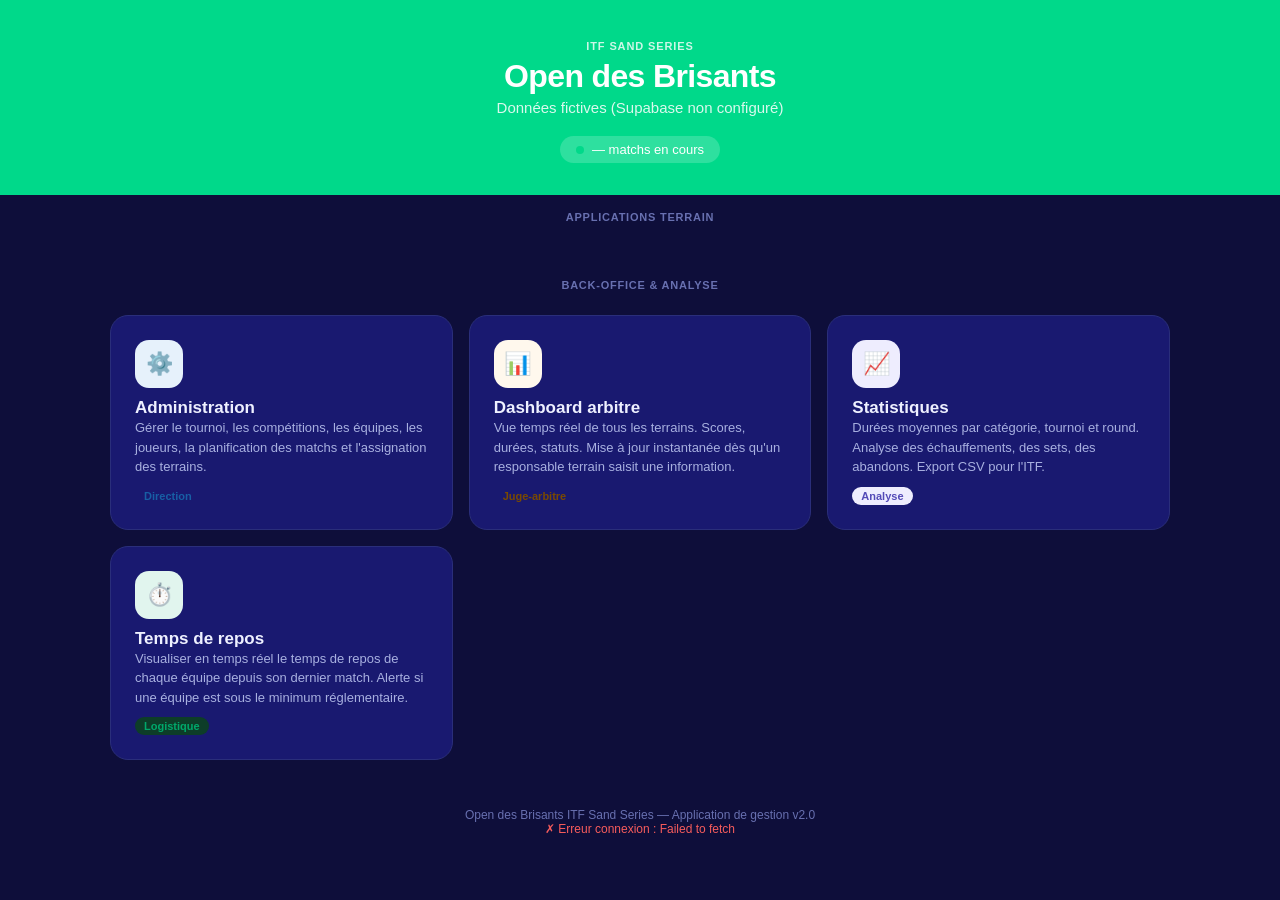
<file: index.html>
<!DOCTYPE html>
<html lang="fr">
<head>
<meta charset="UTF-8">
<meta name="viewport" content="width=device-width, initial-scale=1.0">
<meta name="theme-color" content="#1D9E75">
<title>Open des Brisants — Portail</title>
<link rel="stylesheet" href="style.css">
<style>
.hero { background: var(--cp); color: #fff; padding: 40px 20px 32px; text-align: center; }
.hero-badge { font-size: 11px; font-weight: 600; opacity: .8; text-transform: uppercase; letter-spacing: .08em; margin-bottom: 6px; }
.hero-title { font-size: 32px; font-weight: 800; letter-spacing: -.02em; margin-bottom: 4px; }
.hero-sub { font-size: 15px; opacity: .85; margin-bottom: 20px; }
.hero-status { display: inline-flex; align-items: center; gap: 8px; background: rgba(255,255,255,.18); border-radius: 20px; padding: 6px 16px; font-size: 13px; font-weight: 500; }
.grid { display: grid; grid-template-columns: repeat(auto-fit, minmax(280px, 1fr)); gap: 16px; padding: 24px 20px; max-width: 1100px; margin: 0 auto; }
.portal-card { background: var(--bg); border: 1px solid var(--border); border-radius: var(--rxl); padding: 24px; text-decoration: none; color: var(--text); display: flex; flex-direction: column; gap: 10px; transition: box-shadow .2s, transform .15s; cursor: pointer; }
.portal-card:hover { box-shadow: 0 8px 24px rgba(0,0,0,.1); transform: translateY(-2px); }
.portal-icon { width: 48px; height: 48px; border-radius: 14px; display: flex; align-items: center; justify-content: center; font-size: 22px; flex-shrink: 0; }
.portal-card-title { font-size: 17px; font-weight: 700; }
.portal-card-desc { font-size: 13px; color: var(--text2); line-height: 1.5; flex: 1; }
.portal-card-tag { font-size: 11px; font-weight: 600; padding: 3px 9px; border-radius: 20px; align-self: flex-start; }
.tag-terrain { background: var(--cpl); color: var(--cpd); }
.tag-admin   { background: var(--cbl); color: #185FA5; }
.tag-arbitre { background: var(--cwl); color: #7A4A00; }
.tag-stats   { background: #EEEDFE; color: #534AB7; }
.section-title { font-size: 11px; font-weight: 600; color: var(--text3); text-transform: uppercase; letter-spacing: .07em; padding: 0 20px; max-width: 1100px; margin: 16px auto 0; }
.live-bar { background: var(--bg); border-top: 1px solid var(--border); padding: 12px 20px; display: flex; align-items: center; gap: 16px; overflow-x: auto; white-space: nowrap; }
.live-bar-label { font-size: 11px; font-weight: 600; color: var(--text3); flex-shrink: 0; }
.live-item { display: inline-flex; align-items: center; gap: 6px; font-size: 12px; background: var(--bg2); border-radius: 8px; padding: 5px 10px; border: 1px solid var(--border); }
.footer { text-align: center; padding: 24px; font-size: 12px; color: var(--text3); }
</style>
</head>
<body>
<div class="app">
  <div class="hero">
    <div class="hero-badge">ITF Sand Series</div>
    <div class="hero-title">Open des Brisants</div>
    <div class="hero-sub" id="hero-sub">Chargement…</div>
    <div class="hero-status">
      <span class="live-dot"></span>
      <span id="live-summary">— matchs en cours</span>
    </div>
  </div>

  <div id="live-bar" class="live-bar" style="display:none">
    <span class="live-bar-label">En direct</span>
    <span id="live-items"></span>
  </div>

  <div class="section-title">Applications terrain</div>
  <div class="grid" id="terrain-cards"></div>

  <div class="section-title" style="margin-top:8px">Back-office & analyse</div>
  <div class="grid">
    <a href="admin.html" class="portal-card">
      <div class="portal-icon" style="background:#E6F1FB">⚙️</div>
      <div>
        <div class="portal-card-title">Administration</div>
        <div class="portal-card-desc">Gérer le tournoi, les compétitions, les équipes, les joueurs, la planification des matchs et l'assignation des terrains.</div>
      </div>
      <span class="portal-card-tag tag-admin">Direction</span>
    </a>
    <a href="dashboard.html" class="portal-card">
      <div class="portal-icon" style="background:#FFF8ED">📊</div>
      <div>
        <div class="portal-card-title">Dashboard arbitre</div>
        <div class="portal-card-desc">Vue temps réel de tous les terrains. Scores, durées, statuts. Mise à jour instantanée dès qu'un responsable terrain saisit une information.</div>
      </div>
      <span class="portal-card-tag tag-arbitre">Juge-arbitre</span>
    </a>
    <a href="stats.html" class="portal-card">
      <div class="portal-icon" style="background:#EEEDFE">📈</div>
      <div>
        <div class="portal-card-title">Statistiques</div>
        <div class="portal-card-desc">Durées moyennes par catégorie, tournoi et round. Analyse des échauffements, des sets, des abandons. Export CSV pour l'ITF.</div>
      </div>
      <span class="portal-card-tag tag-stats">Analyse</span>
    </a>
    <a href="rest.html" class="portal-card">
      <div class="portal-icon" style="background:#E1F5EE">⏱️</div>
      <div>
        <div class="portal-card-title">Temps de repos</div>
        <div class="portal-card-desc">Visualiser en temps réel le temps de repos de chaque équipe depuis son dernier match. Alerte si une équipe est sous le minimum réglementaire.</div>
      </div>
      <span class="portal-card-tag tag-terrain">Logistique</span>
    </a>
  </div>

  <div class="footer">
    Open des Brisants ITF Sand Series — Application de gestion v2.0<br>
    <span id="conn-status" style="color:var(--cp)">Connexion Supabase…</span>
  </div>
</div>

<script src="supabase.js"></script>
<script>
async function init() {
  try {
    const tournaments = await sb.get('tournament', 'order=start_date.desc&limit=5');
    const active = tournaments.find(t => t.status === 'active') || tournaments[0];
    if (active) {
      setActiveTournament(active.id);
      document.getElementById('hero-sub').textContent =
        `${sb.fmt.date(active.start_date)} → ${sb.fmt.date(active.end_date)} · ${active.location || ''}`;
    }

    // Terrains → une carte par terrain
    if (active) {
      const courts = await sb.get('court', `tournament_id=eq.${active.id}&is_active=eq.true&order=sort_order`);
      const grid = document.getElementById('terrain-cards');
      grid.innerHTML = courts.map(c => `
        <a href="terrain.html?court=${c.id}" class="portal-card">
          <div class="portal-icon" style="background:var(--cpl)">🏖️</div>
          <div>
            <div class="portal-card-title">Terrain ${c.name}</div>
            <div class="portal-card-desc">Application responsable terrain. Gestion du timing, saisie des scores, horodatage automatique.</div>
          </div>
          <span class="portal-card-tag tag-terrain">Terrain</span>
        </a>`).join('');
    }

    // Matchs en cours
    if (active) {
      const live = await sb.get('match',
        `tournament_id=eq.${active.id}&status=in.in_progress,warmup&select=*,court(*),team1:team1_id(name),team2:team2_id(name)`);
      document.getElementById('live-summary').textContent =
        live.length ? `${live.length} match${live.length > 1 ? 's' : ''} en cours` : 'Aucun match en cours';
      if (live.length) {
        document.getElementById('live-bar').style.display = 'flex';
        document.getElementById('live-items').innerHTML = live.map(m =>
          `<span class="live-item"><span class="status-dot ${m.status === 'in_progress' ? 'dot-play' : 'dot-warm'}"></span>
          <strong>${m.court?.name || '?'}</strong> — ${m.team1?.name || '?'} vs ${m.team2?.name || '?'}</span>`
        ).join(' ');
      }
    }

    document.getElementById('conn-status').textContent = '✓ Connecté à Supabase';

    // Realtime
    sb.realtime('match', () => init());

  } catch(e) {
    document.getElementById('conn-status').textContent = '✗ Erreur connexion : ' + e.message;
    document.getElementById('conn-status').style.color = 'var(--ca)';
    document.getElementById('hero-sub').textContent = 'Données fictives (Supabase non configuré)';
  }
}
init();
</script>
</body>
</html>
</file>
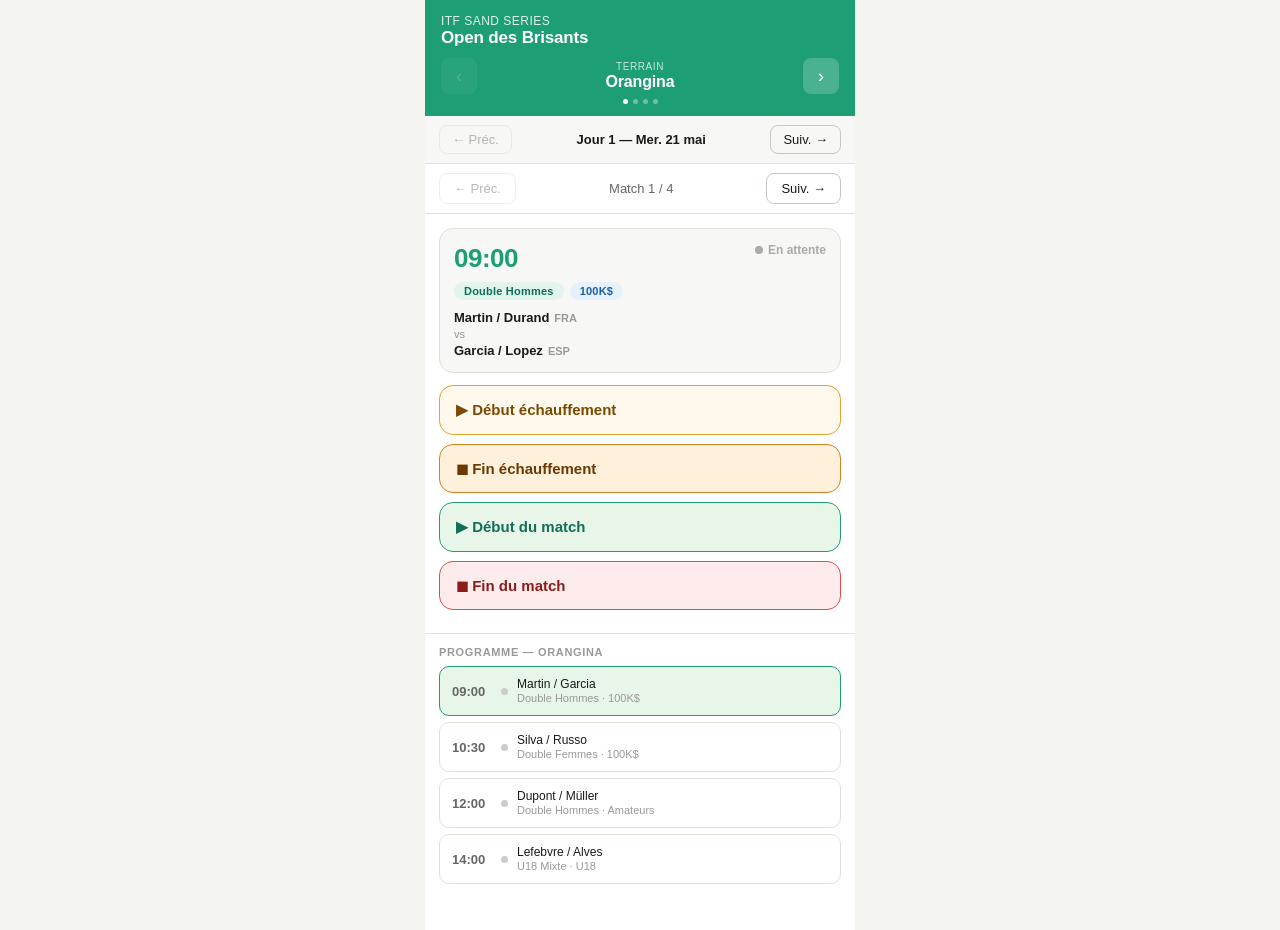
<file: Index.html>
<!DOCTYPE html>
<html lang="fr">
<head>
<meta charset="UTF-8">
<meta name="viewport" content="width=device-width, initial-scale=1.0, maximum-scale=1.0, user-scalable=no">
<meta name="apple-mobile-web-app-capable" content="yes">
<meta name="apple-mobile-web-app-status-bar-style" content="default">
<meta name="theme-color" content="#1D9E75">
<title>Open des Brisants — ITF Sand Series</title>
<style>
*{box-sizing:border-box;margin:0;padding:0;-webkit-tap-highlight-color:transparent}
body{font-family:-apple-system,BlinkMacSystemFont,'Segoe UI',sans-serif;background:#F4F4F0;min-height:100vh}
:root{--cp:#1D9E75;--cpd:#0F6E56;--ca:#E24B4A;--cw:#EF9F27;--cy:#F5C800;
  --bg:#ffffff;--bg2:#F7F7F5;--bg3:#F0F0EC;
  --text:#1A1A1A;--text2:#666;--text3:#999;
  --border:#E0E0D8;--border2:#C8C8C0;
  --r:10px;--rl:14px}
@media(prefers-color-scheme:dark){:root{
  --bg:#1C1C1E;--bg2:#2C2C2E;--bg3:#3A3A3C;
  --text:#F5F5F0;--text2:#AEAEB2;--text3:#636366;
  --border:#3A3A3C;--border2:#48484A}}
.app{max-width:430px;margin:0 auto;min-height:100vh;display:flex;flex-direction:column;background:var(--bg)}

/* TOPBAR */
.topbar{background:var(--cp);color:#fff;padding:0 16px 12px;padding-top:max(env(safe-area-inset-top),14px)}
.topbar-row1{display:flex;align-items:center;justify-content:space-between;margin-bottom:10px}
.topbar-title{font-size:12px;font-weight:500;opacity:0.85;letter-spacing:0.04em;text-transform:uppercase}
.topbar-name{font-size:17px;font-weight:700;letter-spacing:-0.01em}
.topbar-row2{display:flex;align-items:center;justify-content:center;gap:0}
.terrain-nav-btn{background:rgba(255,255,255,0.2);border:none;color:#fff;width:36px;height:36px;border-radius:8px;font-size:18px;cursor:pointer;display:flex;align-items:center;justify-content:center;flex-shrink:0}
.terrain-nav-btn:disabled{opacity:0.25;cursor:default}
.terrain-nav-btn:active{background:rgba(255,255,255,0.35)}
.terrain-name-box{flex:1;text-align:center;padding:0 10px}
.terrain-label-sub{font-size:10px;opacity:0.75;text-transform:uppercase;letter-spacing:0.06em;margin-bottom:1px}
.terrain-name{font-size:16px;font-weight:700;letter-spacing:-0.01em}
.terrain-dots{display:flex;justify-content:center;gap:5px;margin-top:5px}
.terrain-dot{width:5px;height:5px;border-radius:50%;background:rgba(255,255,255,0.35);transition:background 0.2s}
.terrain-dot.active{background:#fff}

/* DAY BAR */
.day-bar{display:flex;align-items:center;justify-content:space-between;padding:9px 14px;background:var(--bg2);border-bottom:1px solid var(--border)}
.day-btn{background:none;border:1px solid var(--border2);border-radius:8px;padding:6px 12px;font-size:13px;cursor:pointer;color:var(--text);font-weight:500}
.day-btn:disabled{opacity:0.3;cursor:default}
.day-label{font-size:13px;font-weight:600;color:var(--text);text-align:center;flex:1;padding:0 6px}

/* MATCH NAV */
.match-nav{display:flex;align-items:center;justify-content:space-between;padding:9px 14px;border-bottom:1px solid var(--border);background:var(--bg)}
.match-nav button{background:none;border:1px solid var(--border2);border-radius:8px;padding:7px 14px;font-size:13px;cursor:pointer;color:var(--text);font-weight:500}
.match-nav button:disabled{opacity:0.3;cursor:default}
.match-counter{font-size:13px;color:var(--text2);font-weight:500}

/* MATCH CARD */
.match-card{padding:14px}
.match-header{background:var(--bg2);border-radius:var(--rl);padding:14px;margin-bottom:12px;border:1px solid var(--border)}
.match-time{font-size:26px;font-weight:700;color:var(--cp);letter-spacing:-0.02em}
.badge{display:inline-block;border-radius:20px;padding:3px 10px;font-size:11px;font-weight:600;letter-spacing:0.02em}
.badge-cat{background:#E1F5EE;color:#0F6E56}
.badge-tour{background:#E6F1FB;color:#185FA5}
.status-chip{display:inline-flex;align-items:center;gap:5px;font-size:12px;font-weight:600}

/* BUTTONS */
.action-btn{width:100%;padding:14px 16px;border-radius:var(--rl);border:none;font-size:15px;font-weight:600;cursor:pointer;margin-bottom:9px;transition:transform 0.1s;text-align:left;display:flex;align-items:center;justify-content:space-between;line-height:1.3}
.action-btn:active{transform:scale(0.97)}
.btn-warm{background:#FFF8ED;border:1.5px solid var(--cw);color:#7A4A00}
.btn-endwarm{background:#FFF0DC;border:1.5px solid #D08020;color:#6A3800}
.btn-play{background:#E8F5E9;border:1.5px solid var(--cp);color:var(--cpd)}
.btn-endset{background:#E3F0FD;border:1.5px solid #378ADD;color:#0C447C}
.btn-end{background:#FEECEC;border:1.5px solid var(--ca);color:#8B1C1C}
.btn-done{background:var(--bg2);border:1.5px solid var(--border);color:var(--text3);cursor:default}
.tag-time{font-size:11px;font-weight:500;opacity:0.75;margin-left:6px}

/* CHRONO */
.chrono-box{display:flex;gap:10px;margin-bottom:12px}
.chrono-pill{flex:1;background:var(--bg2);border-radius:var(--rl);padding:12px;text-align:center;border:1px solid var(--border)}
.chrono-label{font-size:10px;color:var(--text3);text-transform:uppercase;letter-spacing:0.06em;margin-bottom:3px;font-weight:600}
.chrono-val{font-size:26px;font-weight:700;font-variant-numeric:tabular-nums;letter-spacing:0.02em}
.chrono-val.warm{color:var(--cw)}
.chrono-val.play{color:var(--cp)}
.chrono-val.over{color:var(--ca)}

/* SCORE */
.score-section{margin-bottom:12px}
.team-row{display:flex;align-items:center;gap:7px;margin-bottom:10px;min-height:40px}
.serve-ball{display:inline-block;width:15px;height:15px;border-radius:50%;background:var(--cy);border:2px solid #A89000;flex-shrink:0;transition:opacity 0.25s}
.serve-ball.hidden{opacity:0}
.team-name{font-size:13px;font-weight:600;flex:1;min-width:0;overflow:hidden;text-overflow:ellipsis;white-space:nowrap;color:var(--text)}
.team-nat{font-size:11px;color:var(--text3);margin-left:4px;font-weight:400}
.set-scores{display:flex;gap:5px}
.score-ctrl{display:flex;align-items:center}
.score-display{width:36px;height:40px;display:flex;align-items:center;justify-content:center;font-size:20px;font-weight:700;border-top:1px solid var(--border2);border-bottom:1px solid var(--border2);background:var(--bg);color:var(--text)}
.score-display.locked{background:var(--bg3);color:var(--text3)}
.score-btn{width:30px;height:40px;border:1px solid var(--border2);background:var(--bg2);cursor:pointer;font-size:18px;display:flex;align-items:center;justify-content:center;color:var(--text)}
.score-btn.minus{border-radius:8px 0 0 8px}
.score-btn.plus{border-radius:0 8px 8px 0;background:var(--cp);color:#fff;border-color:var(--cpd);font-weight:700}
.score-btn.locked{background:var(--bg3);color:var(--text3);cursor:default;pointer-events:none}
.score-btn:active{transform:scale(0.93)}

/* TOGGLE */
.toggle-row{display:flex;align-items:center;gap:8px;padding:10px 13px;background:var(--bg2);border-radius:var(--r);margin-bottom:8px;cursor:pointer;border:1px solid var(--border)}
.toggle-label{font-size:13px;color:var(--text2);flex:1;font-weight:500}
.toggle-sw{width:38px;height:22px;border-radius:11px;background:#C8C8C0;position:relative;transition:background 0.2s;flex-shrink:0}
.toggle-sw.on{background:var(--cp)}
.toggle-knob{position:absolute;top:2px;left:2px;width:18px;height:18px;border-radius:50%;background:#fff;transition:left 0.2s;box-shadow:0 1px 3px rgba(0,0,0,0.2)}
.toggle-sw.on .toggle-knob{left:18px}

/* SERVE SELECT */
.serve-select{padding:12px 13px;background:var(--bg2);border-radius:var(--rl);margin-bottom:9px;border:1px solid var(--border)}
.serve-select-label{font-size:11px;color:var(--text3);text-transform:uppercase;letter-spacing:0.06em;margin-bottom:9px;font-weight:600}
.serve-btn{display:block;width:100%;text-align:left;padding:10px 12px;border-radius:var(--r);border:1.5px solid var(--border);background:var(--bg);margin-bottom:6px;font-size:14px;cursor:pointer;color:var(--text);font-weight:500}
.serve-btn.selected{border-color:var(--cp);background:#E8F5E9;color:var(--cpd);font-weight:600}
.serve-btn:last-child{margin-bottom:0}

/* LIST */
.divider{height:1px;background:var(--border)}
.match-list-section{padding:12px 14px 40px}
.section-label{font-size:11px;color:var(--text3);text-transform:uppercase;letter-spacing:0.06em;margin-bottom:8px;font-weight:600}
.mini-match{display:flex;align-items:center;gap:9px;padding:10px 12px;border-radius:var(--r);border:1px solid var(--border);margin-bottom:6px;background:var(--bg);cursor:pointer}
.mini-match.active{border-color:var(--cp);background:#E8F5E9}
.mini-match.done{opacity:0.45}
.mini-time{font-size:13px;font-weight:700;min-width:40px;color:var(--text2)}
.mini-teams{font-size:12px;flex:1;min-width:0;color:var(--text);font-weight:500}
.mini-score{font-size:12px;font-weight:700;color:var(--cp)}
.mini-dot{width:7px;height:7px;border-radius:50%;flex-shrink:0}

/* LOG */
.log-item{font-size:12px;color:var(--text2);padding:4px 0;display:flex;gap:10px;border-bottom:1px solid var(--border)}
.log-item:last-child{border-bottom:none}
.log-time{font-weight:700;color:var(--text);min-width:44px}
</style>
</head>
<body>
<div class="app">
  <div class="topbar">
    <div class="topbar-row1">
      <div>
        <div class="topbar-title">ITF Sand Series</div>
        <div class="topbar-name">Open des Brisants</div>
      </div>
    </div>
    <div class="topbar-row2">
      <button class="terrain-nav-btn" id="btn-terrain-prev" onclick="changeTerrain(-1)">‹</button>
      <div class="terrain-name-box">
        <div class="terrain-label-sub">Terrain</div>
        <div class="terrain-name" id="terrain-name-display"></div>
      </div>
      <button class="terrain-nav-btn" id="btn-terrain-next" onclick="changeTerrain(1)">›</button>
    </div>
    <div class="terrain-dots" id="terrain-dots"></div>
  </div>

  <div class="day-bar">
    <button class="day-btn" id="btn-day-prev" onclick="changeDay(-1)">← Préc.</button>
    <span class="day-label" id="day-label"></span>
    <button class="day-btn" id="btn-day-next" onclick="changeDay(1)">Suiv. →</button>
  </div>

  <div class="match-nav">
    <button id="btn-prev" onclick="navigateMatch(-1)">← Préc.</button>
    <span class="match-counter" id="match-counter"></span>
    <button id="btn-next" onclick="navigateMatch(1)">Suiv. →</button>
  </div>

  <div id="main-content"></div>
</div>

<script>
/* ── CONFIGURATION ─────────────────────────────────────────────────────────
   Modifie ici les noms de terrains et les données du tournoi.
   ───────────────────────────────────────────────────────────────────────── */
const TERRAINS = [
  "Orangina",
  "Uriage",
  "Zeop",
  "Mairie de St-Paul"
];

const allDays = [
  {
    label: "Jour 1 — Mer. 21 mai",
    matchesByTerrain: {
      "Orangina": [
        {id:"1-A-0",time:"09:00",cat:"Double Hommes",tour:"100K$",t1:["Martin / Durand","FRA"],t2:["Garcia / Lopez","ESP"]},
        {id:"1-A-1",time:"10:30",cat:"Double Femmes",tour:"100K$",t1:["Silva / Ferreira","BRA"],t2:["Russo / Bianchi","ITA"]},
        {id:"1-A-2",time:"12:00",cat:"Double Hommes",tour:"Amateurs",t1:["Dupont / Bernard","FRA"],t2:["Müller / Schmidt","GER"]},
        {id:"1-A-3",time:"14:00",cat:"U18 Mixte",tour:"U18",t1:["Lefebvre / Moreau","FRA"],t2:["Alves / Costa","BRA"]},
      ],
      "Uriage": [
        {id:"1-B-0",time:"09:30",cat:"Double Femmes",tour:"100K$",t1:["Laurent / Petit","FRA"],t2:["Jensen / Hansen","DEN"]},
        {id:"1-B-1",time:"11:00",cat:"Double Hommes",tour:"100K$",t1:["Rossi / Conti","ITA"],t2:["Smith / Jones","GBR"]},
        {id:"1-B-2",time:"13:30",cat:"U16 Filles",tour:"U16",t1:["Lebrun / Faure","FRA"],t2:["Gomez / Ruiz","ESP"]},
      ],
      "Zeop": [
        {id:"1-C-0",time:"10:00",cat:"Double Hommes",tour:"100K$",t1:["Tanaka / Sato","JPN"],t2:["Brown / Miller","USA"]},
        {id:"1-C-1",time:"12:00",cat:"Double Femmes",tour:"Amateurs",t1:["Moreau / Girard","FRA"],t2:["Novak / Kovac","CRO"]},
        {id:"1-C-2",time:"14:30",cat:"U14 Garçons",tour:"U14",t1:["Petit / Simon","FRA"],t2:["Meyer / Braun","GER"]},
      ],
      "Mairie de St-Paul": [
        {id:"1-D-0",time:"09:00",cat:"Double Hommes",tour:"Amateurs",t1:["Blanc / Noir","FRA"],t2:["Rouge / Vert","FRA"]},
        {id:"1-D-1",time:"11:30",cat:"U12 Mixte",tour:"U12",t1:["Fontaine / Roux","FRA"],t2:["Sanchez / Torres","ESP"]},
      ],
    }
  },
  {
    label: "Jour 2 — Jeu. 22 mai",
    matchesByTerrain: {
      "Orangina": [
        {id:"2-A-0",time:"09:00",cat:"Double Hommes",tour:"100K$",t1:["Garcia / Lopez","ESP"],t2:["Tanaka / Sato","JPN"]},
        {id:"2-A-1",time:"10:30",cat:"Double Femmes",tour:"100K$",t1:["Russo / Bianchi","ITA"],t2:["Jensen / Hansen","DEN"]},
        {id:"2-A-2",time:"14:00",cat:"U18 Garçons",tour:"U18",t1:["Duval / Colin","FRA"],t2:["Berg / Holm","SWE"]},
      ],
      "Uriage": [
        {id:"2-B-0",time:"09:30",cat:"Double Hommes",tour:"100K$",t1:["Brown / Miller","USA"],t2:["Rossi / Conti","ITA"]},
        {id:"2-B-1",time:"11:00",cat:"Double Femmes",tour:"Amateurs",t1:["Moreau / Girard","FRA"],t2:["Laurent / Petit","FRA"]},
      ],
      "Zeop": [
        {id:"2-C-0",time:"10:00",cat:"Double Hommes",tour:"Amateurs",t1:["Dupont / Bernard","FRA"],t2:["Blanc / Noir","FRA"]},
        {id:"2-C-1",time:"12:30",cat:"U16 Filles",tour:"U16",t1:["Gomez / Ruiz","ESP"],t2:["Lebrun / Faure","FRA"]},
        {id:"2-C-2",time:"15:00",cat:"U14 Garçons",tour:"U14",t1:["Meyer / Braun","GER"],t2:["Petit / Simon","FRA"]},
      ],
      "Mairie de St-Paul": [
        {id:"2-D-0",time:"09:00",cat:"U12 Mixte",tour:"U12",t1:["Torres / Sanchez","ESP"],t2:["Fontaine / Roux","FRA"]},
        {id:"2-D-1",time:"11:00",cat:"Double Hommes",tour:"Amateurs",t1:["Rouge / Vert","FRA"],t2:["Dupont / Bernard","FRA"]},
      ],
    }
  },
  {
    label: "Jour 3 — Ven. 23 mai",
    matchesByTerrain: {
      "Orangina": [
        {id:"3-A-0",time:"10:00",cat:"Double Hommes",tour:"100K$",t1:["Martin / Durand","FRA"],t2:["Brown / Miller","USA"]},
        {id:"3-A-1",time:"14:00",cat:"Finale — Double Femmes",tour:"100K$",t1:["Silva / Ferreira","BRA"],t2:["Russo / Bianchi","ITA"]},
      ],
      "Uriage": [
        {id:"3-B-0",time:"10:30",cat:"Demi-finale — Double Hommes",tour:"100K$",t1:["Garcia / Lopez","ESP"],t2:["Rossi / Conti","ITA"]},
        {id:"3-B-1",time:"13:00",cat:"Double Femmes",tour:"Amateurs",t1:["Laurent / Petit","FRA"],t2:["Moreau / Girard","FRA"]},
      ],
      "Zeop": [
        {id:"3-C-0",time:"09:30",cat:"U18 Garçons",tour:"U18",t1:["Duval / Colin","FRA"],t2:["Berg / Holm","SWE"]},
        {id:"3-C-1",time:"11:30",cat:"U16 Filles",tour:"U16",t1:["Lebrun / Faure","FRA"],t2:["Gomez / Ruiz","ESP"]},
        {id:"3-C-2",time:"14:00",cat:"U14 Garçons",tour:"U14",t1:["Petit / Simon","FRA"],t2:["Meyer / Braun","GER"]},
      ],
      "Mairie de St-Paul": [
        {id:"3-D-0",time:"10:00",cat:"U12 Mixte",tour:"U12",t1:["Fontaine / Roux","FRA"],t2:["Sanchez / Torres","ESP"]},
      ],
    }
  },
];

/* ── STATE ─────────────────────────────────────────────────────────────────*/
let terrainIdx = 0;
let dayIdx = 0;
let matchIdx = 0;
const state = {};
const timers = {};

function getState(mid) {
  if (!state[mid]) state[mid] = {
    status: 'wait',
    scores: [[0,0],[0,0],[0,0]],
    set3: false,
    currentSet: 0,
    lockedSets: [],
    server: null,
    serverCurrent: null,
    timestamps: {},
    log: [],
    setTimes: [],
    warmSec: 0,
    matchSec: 0,
  };
  return state[mid];
}

function fmt(s) { return String(Math.floor(s/60)).padStart(2,'0')+':'+String(s%60).padStart(2,'0'); }
function nowFull() { return new Date().toISOString(); }
function nowStr() { return new Date().toTimeString().slice(0,5); }
function elapsed(a,b) { if(!a||!b)return 0; return Math.round((new Date(b)-new Date(a))/1000); }
function startTimer(mid,key,cb) { stopTimer(mid); timers[mid]=setInterval(()=>{getState(mid)[key]++;cb();},1000); }
function stopTimer(mid) { if(timers[mid]){clearInterval(timers[mid]);delete timers[mid];} }
function addLog(mid,msg) { getState(mid).log.push({t:nowStr(),msg}); }

function curTerrain() { return TERRAINS[terrainIdx]; }
function curMatches() {
  const day = allDays[dayIdx];
  return day.matchesByTerrain[curTerrain()] || [];
}
function curMid() { return curMatches()[matchIdx]?.id; }

function changeTerrain(d) {
  terrainIdx = Math.max(0, Math.min(TERRAINS.length-1, terrainIdx+d));
  matchIdx = 0;
  render();
}
function changeDay(d) {
  dayIdx = Math.max(0, Math.min(allDays.length-1, dayIdx+d));
  matchIdx = 0;
  render();
}
function navigateMatch(d) {
  matchIdx = Math.max(0, Math.min(curMatches().length-1, matchIdx+d));
  render();
}

/* ── ACTIONS ───────────────────────────────────────────────────────────────*/
function doStartWarm(mid) {
  const s=getState(mid); if(s.timestamps.warmStart)return;
  s.timestamps.warmStart=nowFull(); s.status='warm';
  addLog(mid,'Début échauffement');
  startTimer(mid,'warmSec',render); render();
}
function doEndWarm(mid) {
  const s=getState(mid); if(s.timestamps.warmEnd||!s.timestamps.warmStart)return;
  s.timestamps.warmEnd=nowFull(); stopTimer(mid);
  s.warmDuration=s.warmSec;
  addLog(mid,'Fin échauffement — durée '+fmt(s.warmSec));
  s.status='serve-select'; render();
}
function doSelectServer(mid,team) {
  const s=getState(mid); if(s.status!=='serve-select')return;
  s.server=team; s.serverCurrent=team; render();
}
function doStartMatch(mid) {
  const s=getState(mid); if(s.timestamps.matchStart||s.server===null)return;
  s.timestamps.matchStart=nowFull(); s.status='play';
  s.setTimes=[{start:nowFull()}];
  const m=allMatches().find(x=>x.id===mid);
  const srvName=m?(s.server===0?m.t1[0]:m.t2[0]):'Équipe '+(s.server+1);
  addLog(mid,'Début du match — serveur: '+srvName);
  startTimer(mid,'matchSec',render); render();
}
function doEndSet(mid) {
  const s=getState(mid); if(s.status!=='play')return;
  const cs=s.currentSet; const ts=nowFull();
  if(!s.setTimes[cs]) s.setTimes[cs]={start:ts};
  const dur=elapsed(s.setTimes[cs].start,ts);
  s.setTimes[cs].end=ts; s.setTimes[cs].duration=dur;
  s.lockedSets.push(cs);
  const sc=s.scores[cs];
  addLog(mid,'Fin Set '+(cs+1)+' ('+sc[0]+'-'+sc[1]+') — durée '+fmt(dur));
  s.serverCurrent=s.serverCurrent===0?1:0;
  s.currentSet=cs+1;
  if(s.currentSet<3) s.setTimes.push({start:ts});
  render();
}
function doEndMatch(mid) {
  const s=getState(mid); if(s.timestamps.matchEnd)return;
  stopTimer(mid);
  s.timestamps.matchEnd=nowFull();
  const dur=elapsed(s.timestamps.matchStart,s.timestamps.matchEnd);
  s.matchDuration=dur; s.status='done';
  addLog(mid,'Fin du match — durée totale '+fmt(dur));
  render();
}
function changeScore(mid,team,set,delta) {
  const s=getState(mid); if(s.lockedSets.includes(set))return;
  s.scores[set][team]=Math.max(0,s.scores[set][team]+delta);
  if(delta===1) s.serverCurrent=s.serverCurrent===0?1:0;
  render();
}
function toggleSet3(mid) { const s=getState(mid); s.set3=!s.set3; render(); }

function allMatches() {
  let all=[];
  allDays.forEach(d=>Object.values(d.matchesByTerrain).forEach(ms=>all=all.concat(ms)));
  return all;
}

/* ── RENDER ────────────────────────────────────────────────────────────────*/
function mkBtn(label,cls,handler,locked,tag) {
  const tagHtml=tag?'<span class="tag-time">'+tag+'</span>':'';
  if(locked) return '<div class="action-btn btn-done"><span>'+label+tagHtml+'</span><span style="font-size:14px">✓</span></div>';
  return '<div class="action-btn '+cls+'" onclick="'+handler+'">'+label+tagHtml+'</div>';
}

function render() {
  const terrain = curTerrain();
  const matches = curMatches();

  /* topbar */
  document.getElementById('terrain-name-display').textContent = terrain;
  document.getElementById('btn-terrain-prev').disabled = terrainIdx===0;
  document.getElementById('btn-terrain-next').disabled = terrainIdx===TERRAINS.length-1;
  let dotsHtml='';
  TERRAINS.forEach((_,i)=>{ dotsHtml+='<div class="terrain-dot'+(i===terrainIdx?' active':'')+'"></div>'; });
  document.getElementById('terrain-dots').innerHTML=dotsHtml;

  /* day bar */
  document.getElementById('day-label').textContent=allDays[dayIdx].label;
  document.getElementById('btn-day-prev').disabled=dayIdx===0;
  document.getElementById('btn-day-next').disabled=dayIdx===allDays.length-1;

  if(matches.length===0){
    document.getElementById('btn-prev').disabled=true;
    document.getElementById('btn-next').disabled=true;
    document.getElementById('match-counter').textContent='Aucun match';
    document.getElementById('main-content').innerHTML='<div style="padding:40px 20px;text-align:center;color:var(--text3)"><div style="font-size:40px;margin-bottom:12px">🏖</div><div style="font-size:15px;font-weight:500">Aucun match prévu<br>sur ce terrain ce jour</div></div>';
    return;
  }

  if(matchIdx>=matches.length) matchIdx=0;
  const m=matches[matchIdx];
  const mid=m.id;
  const s=getState(mid);

  document.getElementById('btn-prev').disabled=matchIdx===0;
  document.getElementById('btn-next').disabled=matchIdx===matches.length-1;
  document.getElementById('match-counter').textContent='Match '+(matchIdx+1)+' / '+matches.length;

  const statusMap={
    wait:['#AAA','En attente'],
    warm:['var(--cw)','Échauffement'],
    'serve-select':['var(--cw)','Choix du serveur'],
    play:['var(--cp)','En cours'],
    done:['#888','Terminé']
  };
  const [sc2,sl]=statusMap[s.status]||statusMap.wait;

  let html='<div class="match-card"><div class="match-header">';
  html+='<div style="display:flex;justify-content:space-between;align-items:flex-start">';
  html+='<div class="match-time">'+m.time+'</div>';
  html+='<span class="status-chip" style="color:'+sc2+'"><span style="width:8px;height:8px;border-radius:50%;background:'+sc2+';display:inline-block"></span>'+sl+'</span></div>';
  html+='<div style="display:flex;gap:6px;margin-top:8px"><span class="badge badge-cat">'+m.cat+'</span><span class="badge badge-tour">'+m.tour+'</span></div>';
  html+='<div style="margin-top:10px">';
  html+='<div style="font-size:13px;font-weight:600;color:var(--text)">'+m.t1[0]+'<span style="font-size:11px;color:var(--text3);margin-left:5px">'+m.t1[1]+'</span></div>';
  html+='<div style="font-size:11px;color:var(--text3);margin:3px 0">vs</div>';
  html+='<div style="font-size:13px;font-weight:600;color:var(--text)">'+m.t2[0]+'<span style="font-size:11px;color:var(--text3);margin-left:5px">'+m.t2[1]+'</span></div>';
  html+='</div></div>';

  if(s.status!=='wait'){
    const ws=s.warmSec||0; const ms=s.matchSec||0;
    html+='<div class="chrono-box">';
    html+='<div class="chrono-pill"><div class="chrono-label">Échauffement</div><div class="chrono-val warm'+(ws>300?' over':'')+'">'+fmt(ws)+'</div>'+(ws>300?'<div style="font-size:10px;color:var(--ca);margin-top:2px">Temps dépassé</div>':'')+'</div>';
    html+='<div class="chrono-pill"><div class="chrono-label">Temps de jeu</div><div class="chrono-val play">'+fmt(ms)+'</div></div>';
    html+='</div>';
  }

  const tWS=s.timestamps.warmStart?new Date(s.timestamps.warmStart).toTimeString().slice(0,5):'';
  const tWE=s.timestamps.warmEnd?new Date(s.timestamps.warmEnd).toTimeString().slice(0,5):'';
  const tMS=s.timestamps.matchStart?new Date(s.timestamps.matchStart).toTimeString().slice(0,5):'';
  const tME=s.timestamps.matchEnd?new Date(s.timestamps.matchEnd).toTimeString().slice(0,5):'';

  html+=mkBtn('▶  Début échauffement','btn-warm',"doStartWarm('"+mid+"')",!!s.timestamps.warmStart,tWS);
  html+=mkBtn('◼  Fin échauffement','btn-endwarm',"doEndWarm('"+mid+"')",!!s.timestamps.warmEnd,tWE);

  if(s.status==='serve-select'){
    html+='<div class="serve-select"><div class="serve-select-label">Équipe qui engage</div>';
    html+='<button class="serve-btn'+(s.server===0?' selected':'')+'" onclick="doSelectServer(\''+mid+'\',0)">'+m.t1[0]+'</button>';
    html+='<button class="serve-btn'+(s.server===1?' selected':'')+'" onclick="doSelectServer(\''+mid+'\',1)">'+m.t2[0]+'</button>';
    html+='</div>';
  }

  html+=mkBtn('▶  Début du match','btn-play',"doStartMatch('"+mid+"')",!!s.timestamps.matchStart,tMS);

  if(s.status==='play'||s.status==='done'){
    const sets=s.set3?3:2;
    const cs=s.currentSet;
    const endSetLocked=s.lockedSets.includes(cs)||s.status==='done';
    const tsCS=s.setTimes[cs]&&s.setTimes[cs].end?new Date(s.setTimes[cs].end).toTimeString().slice(0,5):'';
    html+=mkBtn('◼  Fin set '+(cs+1),'btn-endset',"doEndSet('"+mid+"')",endSetLocked,tsCS);

    html+='<div class="score-section"><div style="display:flex;justify-content:flex-end;gap:5px;margin-bottom:8px">';
    for(let i=0;i<sets;i++) html+='<div style="width:36px;text-align:center;font-size:10px;color:var(--text3);font-weight:600">Set '+(i+1)+'</div>';
    html+='</div>';
    [0,1].forEach(team=>{
      const isServing=s.serverCurrent===team&&s.status==='play';
      const tname=team===0?m.t1:m.t2;
      html+='<div class="team-row"><span class="serve-ball'+(isServing?'':' hidden')+'"></span>';
      html+='<span class="team-name">'+tname[0]+'<span class="team-nat">'+tname[1]+'</span></span>';
      html+='<div class="set-scores">';
      for(let i=0;i<sets;i++){
        const lk=s.lockedSets.includes(i);
        const v=s.scores[i][team];
        html+='<div class="score-ctrl"><button class="score-btn minus'+(lk?' locked':'')+'" onclick="changeScore(\''+mid+'\','+team+','+i+',-1)">−</button>';
        html+='<div class="score-display'+(lk?' locked':'')+'">'+v+'</div>';
        html+='<button class="score-btn plus'+(lk?' locked':'')+'" onclick="changeScore(\''+mid+'\','+team+','+i+',1)">+</button></div>';
      }
      html+='</div></div>';
    });
    if(s.status==='play'){
      html+='<div class="toggle-row" onclick="toggleSet3(\''+mid+'\')"><span class="toggle-label">3ème set (super tie-break)</span><div class="toggle-sw'+(s.set3?' on':'')+'"><div class="toggle-knob"></div></div></div>';
    }
    html+='</div>';
  }

  html+=mkBtn('◼  Fin du match','btn-end',"doEndMatch('"+mid+"')",!!s.timestamps.matchEnd,tME);

  if(s.log.length){
    html+='<div style="margin-top:10px;padding-top:12px;border-top:1px solid var(--border)"><div style="font-size:11px;color:var(--text3);text-transform:uppercase;letter-spacing:0.06em;margin-bottom:8px;font-weight:600">Horodatage</div>';
    s.log.forEach(l=>{ html+='<div class="log-item"><span class="log-time">'+l.t+'</span><span>'+l.msg+'</span></div>'; });
    html+='</div>';
  }

  html+='</div><div class="divider"></div><div class="match-list-section"><div class="section-label">Programme — '+terrain+'</div>';
  matches.forEach((mm,i)=>{
    const mst=getState(mm.id);
    const dotC=mst.status==='done'?'#888':mst.status==='play'?'var(--cp)':mst.status==='warm'||mst.status==='serve-select'?'var(--cw)':'#CCC';
    const sc3=mst.status!=='wait'?mst.scores.slice(0,mst.set3?3:2).filter(s=>s[0]+s[1]>0).map(s=>s[0]+'-'+s[1]).join(' '):'';
    html+='<div class="mini-match'+(i===matchIdx?' active':mst.status==='done'?' done':'')+'" onclick="matchIdx='+i+';render()">';
    html+='<span class="mini-time">'+mm.time+'</span>';
    html+='<span class="mini-dot" style="background:'+dotC+'"></span>';
    html+='<div class="mini-teams">'+mm.t1[0].split('/')[0].trim()+' / '+mm.t2[0].split('/')[0].trim()+'<br><span style="font-size:11px;color:var(--text3)">'+mm.cat+' · '+mm.tour+'</span></div>';
    html+=(sc3?'<span class="mini-score">'+sc3+'</span>':'');
    html+='</div>';
  });
  html+='</div>';

  document.getElementById('main-content').innerHTML=html;
}

render();
</script>
</body>
</html>
</file>
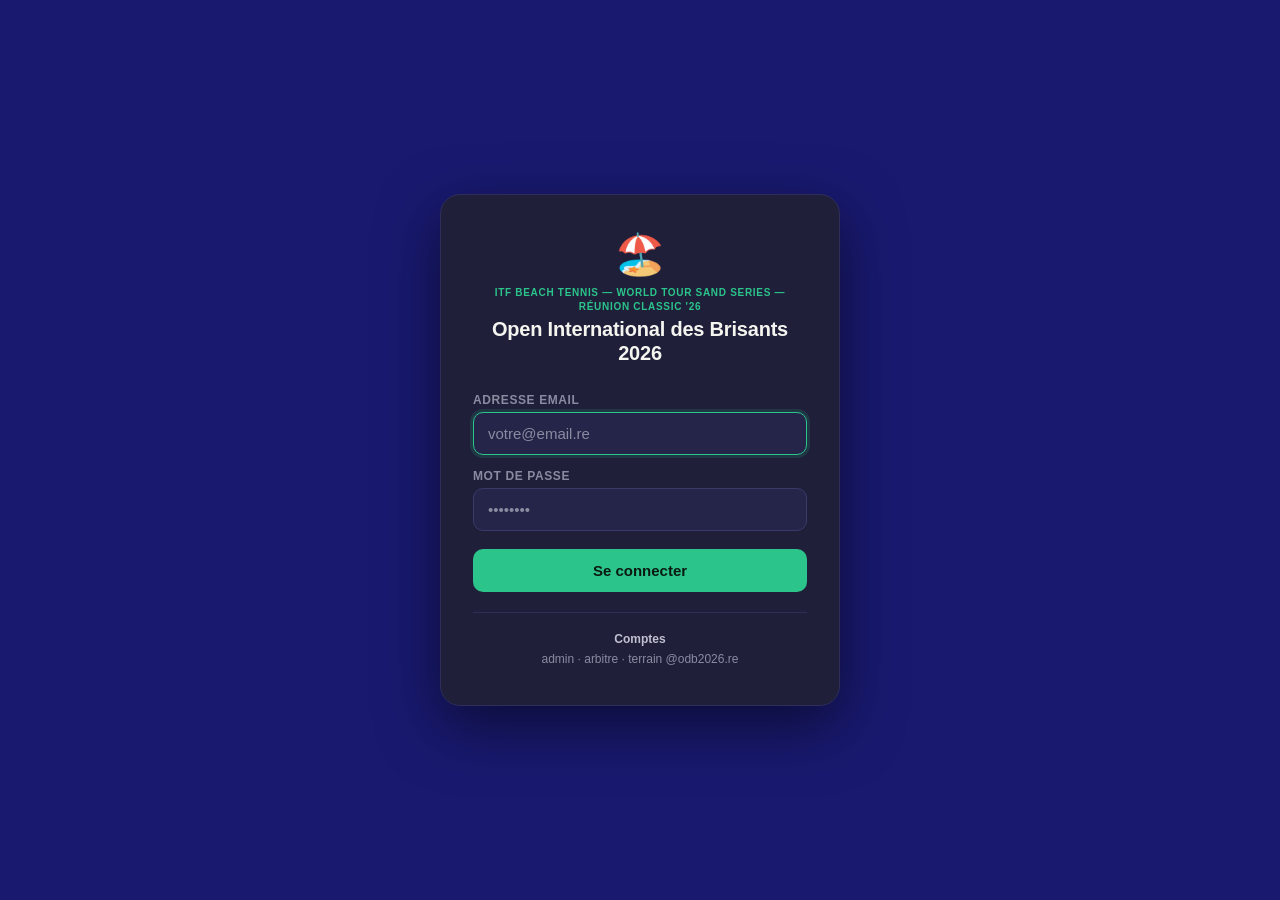
<file: admin.html>
<!DOCTYPE html>
<html lang="fr">
<head>
<meta charset="UTF-8">
<meta name="viewport" content="width=device-width, initial-scale=1.0">
<title>Administration — Open des Brisants 2026</title>
<link rel="stylesheet" href="style.css">
<style>
.layout{display:flex;height:calc(100vh - 56px);overflow:hidden}
.sidebar{width:196px;flex-shrink:0;background:var(--bg4);border-right:1px solid var(--border);padding:10px 8px;overflow-y:auto;display:flex;flex-direction:column;gap:2px}
.sidebar-item{padding:8px 11px;border-radius:var(--r);font-size:13px;font-weight:500;cursor:pointer;color:var(--text3);display:flex;align-items:center;gap:8px;border:none;background:none;width:100%;text-align:left;font-family:inherit;transition:background .15s,color .15s}
.sidebar-item:hover{background:rgba(255,255,255,.07);color:var(--text)}
.sidebar-item.active{background:rgba(0,217,138,.14);color:var(--cp);font-weight:600}
.sidebar-sep{height:1px;background:var(--border);margin:5px 0}
.main-area{flex:1;overflow-y:auto;padding:20px;background:var(--bg3)}
.section-head{display:flex;align-items:center;justify-content:space-between;margin-bottom:16px;flex-wrap:wrap;gap:8px}
.section-head h2{font-size:18px;font-weight:700;color:var(--text)}
/* MODAL */
.modal-overlay{position:fixed;inset:0;background:rgba(0,0,0,.7);z-index:200;display:flex;align-items:center;justify-content:center;padding:16px}
.modal{background:var(--bg);border:1px solid var(--border2);border-radius:var(--rxl);padding:24px;width:100%;max-width:600px;max-height:92vh;overflow-y:auto}
.modal-title{font-size:17px;font-weight:700;margin-bottom:18px;color:var(--text)}
.modal-actions{display:flex;gap:10px;justify-content:flex-end;margin-top:20px;padding-top:16px;border-top:1px solid var(--border)}
.modal-section{font-size:11px;font-weight:700;color:var(--text3);text-transform:uppercase;letter-spacing:.06em;margin:14px 0 8px;padding-bottom:4px;border-bottom:1px solid var(--border)}
/* CSV */
.csv-pre{background:var(--bg4);border-radius:var(--r);padding:10px;font-family:monospace;font-size:11px;color:var(--text3);margin-top:8px;max-height:80px;overflow:auto;white-space:pre}
.drop-zone{border:2px dashed var(--border2);border-radius:var(--rl);padding:22px;text-align:center;cursor:pointer;transition:border-color .2s,background .2s;color:var(--text2)}
.drop-zone:hover,.drop-zone.over{border-color:var(--cp);background:rgba(0,217,138,.06)}
/* TOURNAMENT CARD */
.tourney-card{background:var(--bg);border:1px solid var(--border);border-radius:var(--rl);padding:16px 18px;margin-bottom:14px}
.tourney-field{display:flex;align-items:baseline;gap:8px;padding:6px 0;border-bottom:1px solid var(--border)}
.tourney-field:last-child{border-bottom:none}
.tourney-key{font-size:11px;color:var(--text3);font-weight:600;text-transform:uppercase;letter-spacing:.05em;min-width:100px;flex-shrink:0}
.tourney-val{font-size:13px;color:var(--text);font-weight:500}
.status-pill{display:inline-block;border-radius:20px;padding:2px 10px;font-size:11px;font-weight:700}
.pill-draft{background:var(--bg2);color:var(--text3);border:1px solid var(--border2)}
.pill-active{background:rgba(0,217,138,.15);color:var(--cp);border:1px solid rgba(0,217,138,.35)}
.pill-finished{background:var(--bg2);color:var(--text3);border:1px solid var(--border2)}
/* SPREADSHEET column groups */
.ss-group-sep{border-left:2px solid var(--cv) !important}
.ss-group-sep2{border-left:2px solid var(--co) !important}
.ss-group-sep3{border-left:2px solid var(--cc) !important}
</style>
</head>
<body>
<div class="app">
  <div class="topbar">
    <div class="topbar-brand">
      <div>
        <div class="topbar-logo" id="brand-sub">ITF Beach Tennis</div>
        <div class="topbar-name">Administration</div>
      </div>
    </div>
    <div class="topbar-nav">
      <a href="portal.html">Portail</a><a href="admin.html" class="active">Admin</a>
      <a href="dashboard.html">Juge-Arbitre</a><a href="stats.html">Stats</a>
      <a href="rest.html">Repos</a><a href="sportive.html">Sportive</a><a href="qrcodes.html">QR</a>
    </div>
    <div style="display:flex;align-items:center;gap:8px">
      <select id="tournament-select" class="form-select" style="width:auto;font-size:12px;padding:5px 9px;max-width:220px" onchange="onTournamentChange(this.value)"></select>
      <button class="btn btn-ghost btn-sm" style="color:rgba(255,255,255,.55)" onclick="auth.logout()">⎋</button>
    </div>
  </div>

  <div class="layout">
    <div class="sidebar">
      <button class="sidebar-item active" onclick="showSection('tournament',this)">🏆 Tournoi</button>
      <button class="sidebar-item" onclick="showSection('courts',this)">🏖️ Terrains</button>
      <button class="sidebar-item" onclick="showSection('competitions',this)">🎾 Compétitions</button>
      <button class="sidebar-item" onclick="showSection('teams',this)">👥 Équipes</button>
      <button class="sidebar-item" onclick="showSection('players',this)">👤 Joueurs</button>
      <div class="sidebar-sep"></div>
      <button class="sidebar-item" onclick="showSection('matches',this)">📋 Matchs</button>
      <div class="sidebar-sep"></div>
      <button class="sidebar-item" onclick="showSection('sportive',this)">🦺 Sportive</button>
      <div class="sidebar-sep"></div>
      <button class="sidebar-item" onclick="showSection('import',this)">📥 Import CSV</button>
    </div>
    <div class="main-area" id="main-area"><div class="loading-overlay"><div class="spinner"></div></div></div>
  </div>
</div>

<!-- MODAL TOURNAMENT -->
<div id="modal-tournament" class="modal-overlay" style="display:none" onclick="if(event.target===this)closeModal('modal-tournament')">
<div class="modal">
  <div class="modal-title" id="modal-tournament-title">Tournoi</div>
  <input type="hidden" id="t-id">
  <div class="form-row cols2">
    <div class="form-group"><label class="form-label">Nom du tournoi *</label><input class="form-input" id="t-name" placeholder="Open International des Brisants 2026"></div>
    <div class="form-group"><label class="form-label">Lieu</label><input class="form-input" id="t-location" placeholder="Saint-Paul, La Réunion"></div>
  </div>
  <div class="form-row cols2">
    <div class="form-group"><label class="form-label">Début *</label><input class="form-input" type="date" id="t-start"></div>
    <div class="form-group"><label class="form-label">Fin *</label><input class="form-input" type="date" id="t-end"></div>
  </div>
  <div class="form-group"><label class="form-label">Label ITF (affiché dans le bandeau)</label>
    <input class="form-input" id="t-itf" placeholder="ITF Beach Tennis — WORLD TOUR SAND SERIES — Réunion Classic '26">
    <div class="form-hint">Affiché en petit au-dessus du titre sur toutes les pages</div>
  </div>
  <div class="form-group"><label class="form-label">Statut</label>
    <select class="form-select" id="t-status"><option value="draft">Brouillon</option><option value="active">Actif</option><option value="finished">Terminé</option></select>
  </div>
  <div style="font-size:12px;font-weight:600;color:var(--text3);text-transform:uppercase;letter-spacing:.05em;margin:14px 0 10px;padding-bottom:4px;border-bottom:1px solid var(--border)">Logos (URLs)</div>
  <div class="alert alert-info" style="font-size:12px;margin-bottom:10px">Hébergez vos logos dans votre dépôt GitHub (ex: <code>logo_odb.png</code>) ou sur un service externe, puis collez l'URL complète ci-dessous.</div>
  <div class="form-row cols2">
    <div class="form-group">
      <label class="form-label">Logo gauche (URL)</label>
      <input class="form-input" id="t-logo1" placeholder="https://… ou logo_odb.png">
      <div class="form-hint">Positionné en haut à gauche du bandeau</div>
      <div id="t-logo1-preview" style="margin-top:6px;display:none"><img id="t-logo1-img" style="height:36px;border-radius:4px;border:1px solid var(--border2)" alt="Logo 1"></div>
    </div>
    <div class="form-group">
      <label class="form-label">Logo droite (URL)</label>
      <input class="form-input" id="t-logo2" placeholder="https://… ou logo_itf.png">
      <div class="form-hint">Positionné en haut à droite du bandeau</div>
      <div id="t-logo2-preview" style="margin-top:6px;display:none"><img id="t-logo2-img" style="height:36px;border-radius:4px;border:1px solid var(--border2)" alt="Logo 2"></div>
    </div>
  </div>
  <div class="modal-actions">
    <button class="btn btn-outline" onclick="closeModal('modal-tournament')">Annuler</button>
    <button class="btn btn-primary" onclick="saveTournament()">Enregistrer</button>
  </div>
</div></div>

<!-- MODAL COURT -->
<div id="modal-court" class="modal-overlay" style="display:none" onclick="if(event.target===this)closeModal('modal-court')">
<div class="modal">
  <div class="modal-title" id="mc-title">Terrain</div>
  <input type="hidden" id="c-id">
  <div class="form-row cols2">
    <div class="form-group"><label class="form-label">Nom sponsor *</label><input class="form-input" id="c-name" placeholder="Orangina"></div>
    <div class="form-group"><label class="form-label">Ordre</label><input class="form-input" type="number" id="c-order" value="1" min="1"></div>
  </div>
  <div class="form-group"><label class="form-label">Actif</label>
    <select class="form-select" id="c-active"><option value="true">Oui</option><option value="false">Non</option></select>
  </div>
  <div class="modal-actions">
    <button class="btn btn-outline" onclick="closeModal('modal-court')">Annuler</button>
    <button class="btn btn-primary" onclick="saveCourt()">Enregistrer</button>
  </div>
</div></div>

<!-- MODAL COMPETITION -->
<div id="modal-competition" class="modal-overlay" style="display:none" onclick="if(event.target===this)closeModal('modal-competition')">
<div class="modal">
  <div class="modal-title" id="mco-title">Compétition</div>
  <input type="hidden" id="co-id">
  <div class="form-row cols2">
    <div class="form-group"><label class="form-label">Nom *</label><input class="form-input" id="co-name" placeholder="100K$ Hommes"></div>
    <div class="form-group"><label class="form-label">Catégorie *</label>
      <select class="form-select" id="co-cat">
        <option value="DH">Double Hommes</option><option value="DF">Double Femmes</option>
        <option value="Mix">Mixte</option><option value="Simple">Simple (1P Challenge)</option>
        <option value="U18">U18</option><option value="U16">U16</option><option value="U14">U14</option><option value="U12">U12</option>
      </select>
    </div>
  </div>
  <div class="form-row cols3">
    <div class="form-group"><label class="form-label">Tableau</label>
      <select class="form-select" id="co-draw"><option value="4">4</option><option value="8">8</option><option value="16" selected>16</option><option value="32">32</option></select>
    </div>
    <div class="form-group"><label class="form-label">Format</label>
      <select class="form-select" id="co-format"><option value="direct">Élimination directe</option><option value="pool">Poules</option><option value="pool_direct">Poules + Direct</option><option value="onepoint">1 Point Challenge</option></select>
    </div>
    <div class="form-group"><label class="form-label">Sets pour gagner</label><input class="form-input" type="number" id="co-sets" value="2"></div>
  </div>
  <div class="form-row cols3">
    <div class="form-group"><label class="form-label">Filet (cm)</label><input class="form-input" type="number" id="co-net" placeholder="88"></div>
    <div class="form-group"><label class="form-label">Balles / match</label><input class="form-input" type="number" id="co-balls" placeholder="4"></div>
    <div class="form-group"><label class="form-label">Dotation USD</label><input class="form-input" type="number" id="co-prize" value="0"></div>
  </div>
  <div class="form-group"><label class="form-label">Remplacement balles</label><input class="form-input" id="co-ballrule" placeholder="Fin du 1er set"></div>
  <div style="font-size:11px;font-weight:700;color:var(--text3);text-transform:uppercase;letter-spacing:.05em;margin:14px 0 8px;padding-bottom:4px;border-bottom:1px solid var(--border)">Format du match (détermine les boutons terrain)</div>
  <div class="form-row cols3">
    <div class="form-group">
      <label class="form-label">Jeux par set</label>
      <select class="form-select" id="co-games" onchange="updateMatchFmtPreview()">
        <option value="6">6 jeux (adultes)</option>
        <option value="4">4 jeux (jeunes)</option>
      </select>
      <div class="form-hint">Détermine quand le TB démarre</div>
    </div>
    <div class="form-group">
      <label class="form-label">Score tie-break</label>
      <select class="form-select" id="co-tbat" onchange="updateMatchFmtPreview()">
        <option value="6">À 6/6 (set en 6)</option>
        <option value="3">À 3/3 (set en 4)</option>
      </select>
    </div>
    <div class="form-group">
      <label class="form-label">Super TB (3ème set)</label>
      <select class="form-select" id="co-suptb" onchange="updateMatchFmtPreview()">
        <option value="10">10 pts (adultes)</option>
        <option value="7">7 pts (jeunes)</option>
      </select>
    </div>
  </div>
  <div class="form-group">
    <label class="form-label">Format du match (généré automatiquement)</label>
    <input class="form-input" id="co-matchfmt" placeholder="2 sets de 6 jeux, jeu décisif à 6/6, 3ème set super tie-break 10 pts">
    <div class="form-hint">Éditable manuellement si besoin — mis à jour automatiquement si vous changez les champs ci-dessus</div>
  </div>
  <div class="form-group"><label class="form-label">Niveau</label><input class="form-input" id="co-level" placeholder="ITF100K, Amateur, Jeunes…"></div>
  <div class="modal-actions">
    <button class="btn btn-outline" onclick="closeModal('modal-competition')">Annuler</button>
    <button class="btn btn-primary" id="co-save-btn" onclick="saveCompetition()">Enregistrer</button>
  </div>
</div></div>

<!-- MODAL TEAM (add new) -->
<div id="modal-team" class="modal-overlay" style="display:none" onclick="if(event.target===this)closeModal('modal-team')">
<div class="modal">
  <div class="modal-title">Nouvelle équipe</div>
  <div class="form-group"><label class="form-label">Compétition *</label>
    <select class="form-select" id="te-comp" onchange="onTeamCompChange(this.value)"></select>
  </div>
  <div class="modal-section">Équipe</div>
  <div class="form-row cols3">
    <div class="form-group"><label class="form-label">Nom équipe *</label>
      <input class="form-input" id="te-name" placeholder="Généré automatiquement — ou saisissez manuellement">
      <div class="form-hint">Rempli automatiquement depuis les noms des joueurs</div>
    </div>
    <div class="form-group"><label class="form-label">Nationalité</label><input class="form-input" id="te-nat" placeholder="FRA" maxlength="3"></div>
    <div class="form-group"><label class="form-label">Tête de série</label><input class="form-input" type="number" id="te-seed"></div>
  </div>
  <div class="form-group"><label class="form-label">Classement ITF</label><input class="form-input" type="number" id="te-rank" placeholder="(optionnel)"></div>
  <div class="modal-section" id="p1-lbl">Joueur 1</div>
  <div class="form-row cols2">
    <div class="form-group"><label class="form-label">Prénom</label><input class="form-input" id="p1-first" oninput="autoFillTeam()"></div>
    <div class="form-group"><label class="form-label">Nom</label><input class="form-input" id="p1-last" oninput="autoFillTeam()"></div>
  </div>
  <div class="form-row cols2">
    <div class="form-group"><label class="form-label">Nationalité</label><input class="form-input" id="p1-nat" placeholder="FRA" maxlength="3" oninput="autoFillTeam()"></div>
    <div class="form-group"><label class="form-label">Date de naissance</label><input class="form-input" type="date" id="p1-birth"></div>
  </div>
  <div id="p2-section">
    <div class="modal-section">Joueur 2</div>
    <div class="form-row cols2">
      <div class="form-group"><label class="form-label">Prénom</label><input class="form-input" id="p2-first" oninput="autoFillTeam()"></div>
      <div class="form-group"><label class="form-label">Nom</label><input class="form-input" id="p2-last" oninput="autoFillTeam()"></div>
    </div>
    <div class="form-row cols2">
      <div class="form-group"><label class="form-label">Nationalité</label><input class="form-input" id="p2-nat" placeholder="FRA" maxlength="3" oninput="autoFillTeam()"></div>
      <div class="form-group"><label class="form-label">Date de naissance</label><input class="form-input" type="date" id="p2-birth"></div>
    </div>
  </div>
  <div class="modal-actions">
    <button class="btn btn-outline" onclick="closeModal('modal-team')">Annuler</button>
    <button class="btn btn-primary" onclick="saveNewTeam()">Ajouter l'équipe</button>
  </div>
</div></div>

<!-- MODAL TEAM EDIT (full modal) -->
<div id="modal-team-edit" class="modal-overlay" style="display:none" onclick="if(event.target===this)closeModal('modal-team-edit')">
<div class="modal" style="max-width:680px">
  <div class="modal-title">Modifier l'équipe</div>
  <input type="hidden" id="ete-id">
  <div class="form-group"><label class="form-label">Compétition</label><select class="form-select" id="ete-comp"></select></div>
  <div class="modal-section">Équipe</div>
  <div class="form-row cols3">
    <div class="form-group"><label class="form-label">Nom *</label><input class="form-input" id="ete-name"></div>
    <div class="form-group"><label class="form-label">Nationalité</label><input class="form-input" id="ete-nat" placeholder="ex: FRA / FRA"></div>
    <div class="form-group"><label class="form-label">Tête de série</label><input class="form-input" type="number" id="ete-seed"></div>
  </div>
  <div class="form-row cols2">
    <div class="form-group"><label class="form-label">Classement ITF</label><input class="form-input" type="number" id="ete-rank"></div>
    <div class="form-group"><label class="form-label">Statut</label>
      <select class="form-select" id="ete-wd"><option value="false">Inscrite</option><option value="true">Forfait</option></select>
    </div>
  </div>
  <div class="modal-section">Joueur 1</div>
  <div class="form-row cols2">
    <div class="form-group"><label class="form-label">Prénom</label><input class="form-input" id="ete-p1-first"></div>
    <div class="form-group"><label class="form-label">Nom</label><input class="form-input" id="ete-p1-last"></div>
  </div>
  <div class="form-row cols2">
    <div class="form-group"><label class="form-label">Nationalité</label><input class="form-input" id="ete-p1-nat" maxlength="3"></div>
    <div class="form-group"><label class="form-label">Date de naissance</label><input class="form-input" type="date" id="ete-p1-birth"></div>
  </div>
  <div class="modal-section">Joueur 2</div>
  <div class="form-row cols2">
    <div class="form-group"><label class="form-label">Prénom</label><input class="form-input" id="ete-p2-first"></div>
    <div class="form-group"><label class="form-label">Nom</label><input class="form-input" id="ete-p2-last"></div>
  </div>
  <div class="form-row cols2">
    <div class="form-group"><label class="form-label">Nationalité</label><input class="form-input" id="ete-p2-nat" maxlength="3"></div>
    <div class="form-group"><label class="form-label">Date de naissance</label><input class="form-input" type="date" id="ete-p2-birth"></div>
  </div>
  <div class="modal-actions">
    <button class="btn btn-outline" onclick="closeModal('modal-team-edit')">Annuler</button>
    <button class="btn btn-primary" onclick="saveTeamEdit()">Enregistrer</button>
  </div>
</div></div>

<!-- MODAL MATCH -->
<div id="modal-match" class="modal-overlay" style="display:none" onclick="if(event.target===this)closeModal('modal-match')">
<div class="modal">
  <div class="modal-title">Match</div>
  <input type="hidden" id="ma-id">
  <div class="form-row cols2">
    <div class="form-group"><label class="form-label">Compétition *</label><select class="form-select" id="ma-comp" onchange="loadTeamsForComp(this.value)"></select></div>
    <div class="form-group"><label class="form-label">Round</label>
      <select class="form-select" id="ma-round"><option value="pool">Poule</option><option value="R32">1/16</option><option value="R16">1/8</option><option value="QF">Quart</option><option value="SF">Demi</option><option value="F">Finale</option></select>
    </div>
  </div>
  <div class="form-row cols2">
    <div class="form-group"><label class="form-label">Équipe 1</label><select class="form-select" id="ma-t1"></select></div>
    <div class="form-group"><label class="form-label">Équipe 2</label><select class="form-select" id="ma-t2"></select></div>
  </div>
  <div class="form-row cols2">
    <div class="form-group"><label class="form-label">Terrain</label><select class="form-select" id="ma-court"></select></div>
    <div class="form-group"><label class="form-label">Date &amp; heure</label><input class="form-input" type="datetime-local" id="ma-time"></div>
  </div>
  <div class="modal-actions">
    <button class="btn btn-outline" onclick="closeModal('modal-match')">Annuler</button>
    <button class="btn btn-primary" onclick="saveMatch()">Enregistrer</button>
  </div>
</div></div>

<script src="supabase.js"></script>
<script>
auth.require(['admin']);

let activeTournamentId=getActiveTournament(), allTournaments=[], allCourts=[], allCompetitions=[], allTeams=[], currentSection='tournament';
// Cache enrichi des équipes avec leurs joueurs
let teamsWithPlayers=[];

async function init(){await loadTournaments();if(activeTournamentId)await loadAll();else renderSection();}

async function loadTournaments(){
  allTournaments=await sb.get('tournament','order=start_date.desc').catch(()=>[]);
  const sel=document.getElementById('tournament-select');
  if(!allTournaments.length){sel.innerHTML='<option>Aucun tournoi</option>';return;}
  sel.innerHTML=allTournaments.map(t=>'<option value="'+t.id+'"'+(t.id===activeTournamentId?' selected':'')+'>'+t.name+'</option>').join('');
  if(!activeTournamentId&&allTournaments.length){activeTournamentId=allTournaments[0].id;setActiveTournament(activeTournamentId);}
}

async function loadAll(){
  allCourts=await sb.get('court','tournament_id=eq.'+activeTournamentId+'&order=sort_order').catch(()=>[]);
  allCompetitions=await sb.get('competition','tournament_id=eq.'+activeTournamentId+'&order=name').catch(()=>[]);
  const cids=allCompetitions.map(c=>c.id);
  allTeams=cids.length?await sb.get('team','competition_id=in.('+cids.join(',')+')'+'&order=seed,name').catch(()=>[]):[];
  // Load teams with players for spreadsheet
  if(allTeams.length){
    const tids=allTeams.map(t=>t.id);
    const tps=await sb.get('team_player','team_id=in.('+tids.join(',')+')'+'&select=*,player(*)&order=position').catch(()=>[]);
    teamsWithPlayers=allTeams.map(t=>{
      const players=tps.filter(tp=>tp.team_id===t.id).sort((a,b)=>a.position-b.position);
      return {...t,p1:players[0]?.player||null,p2:players[1]?.player||null,
        p1id:players[0]?.player_id||null,p2id:players[1]?.player_id||null};
    });
  } else teamsWithPlayers=[];
  renderSection();
}

function onTournamentChange(id){activeTournamentId=id;setActiveTournament(id);loadAll();}

function showSection(name,btn){
  currentSection=name;
  document.querySelectorAll('.sidebar-item').forEach(el=>el.classList.remove('active'));
  if(btn)btn.classList.add('active');
  renderSection();
}

function renderSection(){
  const renders={tournament:sTournament,courts:sCourts,competitions:sCompetitions,teams:sTeams,players:sPlayers,matches:sMatches,import:sImport,sportive:sSportive};
  document.getElementById('main-area').innerHTML=renders[currentSection]?renders[currentSection]():'';
  if(currentSection==='players')loadPlayersTable();
  if(currentSection==='matches')loadMatchesTable();
  if(currentSection==='import')setupDrop();
  if(currentSection==='teams')renderSpreadsheet();
  if(currentSection==='sportive')loadSportive();
}

// ── TOURNAMENT ────────────────────────────────────────────────
function sTournament(){
  const t=allTournaments.find(x=>x.id===activeTournamentId);
  const fmt=d=>d?new Date(d+'T00:00:00').toLocaleDateString('fr-FR',{weekday:'long',day:'numeric',month:'long',year:'numeric'}):'—';
  const pillClass={draft:'pill-draft',active:'pill-active',finished:'pill-finished'};
  return '<div class="section-head"><h2>Tournoi</h2>'+
  '<div style="display:flex;gap:8px">'+
  '<button class="btn btn-outline" onclick="openTournamentModal(false)">+ Nouveau</button>'+
  (t?'<button class="btn btn-primary" onclick="openTournamentModal(true)">✏️ Modifier</button>':'')+'</div></div>'+
  (t?'<div class="tourney-card">'+
  (t.logo1_url||t.logo2_url?'<div style="display:flex;align-items:center;gap:16px;margin-bottom:12px;padding-bottom:12px;border-bottom:1px solid var(--border)">'+
  (t.logo1_url?'<img src="'+t.logo1_url+'" style="height:40px;object-fit:contain;border-radius:4px" alt="Logo 1">':'<div style="width:40px;height:40px;background:var(--bg2);border-radius:4px;display:flex;align-items:center;justify-content:center;color:var(--text3);font-size:10px">Logo 1</div>')+
  '<div style="flex:1">'+
  (t.itf_label?'<div style="font-size:11px;color:var(--cv);font-weight:600;margin-bottom:2px">'+t.itf_label+'</div>':'')+
  '<div style="font-size:14px;font-weight:700;color:var(--text)">'+t.name+'</div></div>'+
  (t.logo2_url?'<img src="'+t.logo2_url+'" style="height:40px;object-fit:contain;border-radius:4px" alt="Logo 2">':'<div style="width:40px;height:40px;background:var(--bg2);border-radius:4px;display:flex;align-items:center;justify-content:center;color:var(--text3);font-size:10px">Logo 2</div>')+
  '</div>':'<div class="tourney-field"><span class="tourney-key">Nom</span><span class="tourney-val">'+t.name+'</span></div>')+
  (t.itf_label&&!(t.logo1_url||t.logo2_url)?'<div class="tourney-field"><span class="tourney-key">Label ITF</span><span class="tourney-val" style="color:var(--cv)">'+t.itf_label+'</span></div>':'')+
  '<div class="tourney-field"><span class="tourney-key">Lieu</span><span class="tourney-val">'+(t.location||'—')+'</span></div>'+
  '<div class="tourney-field"><span class="tourney-key">Début</span><span class="tourney-val">'+fmt(t.start_date)+'</span></div>'+
  '<div class="tourney-field"><span class="tourney-key">Fin</span><span class="tourney-val">'+fmt(t.end_date)+'</span></div>'+
  '<div class="tourney-field"><span class="tourney-key">Statut</span><span class="status-pill '+(pillClass[t.status]||'pill-draft')+'">'+t.status+'</span></div>'+
  '</div>'+
  '<div class="card-grid cols4">'+
  '<div class="metric"><div class="metric-label">Terrains</div><div class="metric-value green">'+allCourts.length+'</div></div>'+
  '<div class="metric"><div class="metric-label">Compétitions</div><div class="metric-value" style="color:var(--cv)">'+allCompetitions.length+'</div></div>'+
  '<div class="metric"><div class="metric-label">Équipes</div><div class="metric-value" style="color:var(--cc)">'+allTeams.length+'</div></div>'+
  '<div class="metric"><div class="metric-label">Joueurs ~</div><div class="metric-value" style="color:var(--co)">'+(allTeams.length*2)+'</div></div>'+
  '</div>':'<div class="alert alert-warning">Aucun tournoi. Créez-en un.</div>');
}

// ── COURTS ────────────────────────────────────────────────────
function sCourts(){
  return '<div class="section-head"><h2>Terrains ('+allCourts.length+')</h2><button class="btn btn-primary" onclick="openCourtModal()">+ Ajouter</button></div>'+
  '<div class="card"><table class="data-table"><thead><tr><th>Ordre</th><th>Nom</th><th>Actif</th><th>Actions</th></tr></thead><tbody>'+
  (allCourts.length?allCourts.map(c=>
    '<tr><td>'+c.sort_order+'</td><td><strong>'+c.name+'</strong></td>'+
    '<td>'+(c.is_active?'<span class="badge badge-green">Actif</span>':'<span class="badge badge-gray">Inactif</span>')+'</td>'+
    '<td class="actions"><button class="btn btn-outline btn-sm" onclick="editCourt(\''+c.id+'\')">✏️</button>'+
    '<button class="btn btn-danger btn-sm" onclick="deleteCourt(\''+c.id+'\')">✕</button></td></tr>'
  ).join(''):'<tr><td colspan="4" style="text-align:center;color:var(--text3);padding:24px">Aucun terrain</td></tr>')+
  '</tbody></table></div>';
}

// ── COMPETITIONS ──────────────────────────────────────────────
function sCompetitions(){
  const sorted=[...allCompetitions].sort((a,b)=>a.name.localeCompare(b.name,'fr'));
  return '<div class="section-head"><h2>Compétitions ('+allCompetitions.length+')</h2><button class="btn btn-primary" onclick="openCompModal()">+ Ajouter</button></div>'+
  '<div class="card"><div style="overflow-x:auto"><table class="data-table"><thead><tr><th>Nom ▲</th><th>Cat.</th><th>Format</th><th>Filet</th><th>Balles</th><th>Format match</th><th>Actions</th></tr></thead><tbody>'+
  (sorted.length?sorted.map(c=>
    '<tr><td><strong>'+c.name+'</strong></td><td><span class="badge badge-violet">'+c.category+'</span></td>'+
    '<td><span class="badge badge-gray">'+(c.format||'—')+'</span></td>'+
    '<td>'+(c.net_height_cm?c.net_height_cm+' cm':'—')+'</td>'+
    '<td>'+(c.balls_per_match||'—')+(c.ball_change_rule?'<br><small style="color:var(--text3)">'+c.ball_change_rule+'</small>':'')+'</td>'+
    '<td style="font-size:11px;color:var(--text3);max-width:180px">'+(c.match_format||'—')+'</td>'+
    '<td class="actions"><button class="btn btn-outline btn-sm" onclick="editComp(\''+c.id+'\')">✏️</button>'+
    '<button class="btn btn-danger btn-sm" onclick="deleteComp(\''+c.id+'\')">✕</button></td></tr>'
  ).join(''):'<tr><td colspan="7" style="text-align:center;color:var(--text3);padding:24px">Aucune compétition</td></tr>')+
  '</tbody></table></div></div>';
}

// ── TEAMS SPREADSHEET ─────────────────────────────────────────
function sTeams(){
  return '<div class="section-head"><h2>Équipes ('+allTeams.length+')</h2><button class="btn btn-primary" onclick="openModal(\'modal-team\');initTeamModal()">+ Ajouter</button></div>'+
  '<div class="filters-bar">'+
  '<div class="form-group"><label class="form-label">Compétition</label>'+
  '<select class="form-select" id="tf-comp" onchange="renderSpreadsheet()"><option value="">Toutes</option>'+allCompetitions.map(c=>'<option value="'+c.id+'">'+c.name+'</option>').join('')+'</select></div>'+
  '<div class="form-group"><label class="form-label">Genre</label>'+
  '<select class="form-select" id="tf-genre" onchange="renderSpreadsheet()"><option value="">Tous</option>'+
  '<option value="Hommes">Hommes (DH)</option><option value="Femmes">Femmes (DF)</option>'+
  '<option value="Jeunes">Jeunes</option><option value="Mixte">Mixte</option><option value="Simple">Simple</option>'+
  '</select></div>'+
  '<div class="form-group"><label class="form-label">Recherche</label>'+
  '<input class="form-input" id="tf-search" placeholder="Nom…" oninput="renderSpreadsheet()"></div>'+
  '<button class="btn btn-outline btn-sm" onclick="[\'tf-comp\',\'tf-genre\'].forEach(id=>{const e=document.getElementById(id);if(e)e.value=\'\'});const s=document.getElementById(\'tf-search\');if(s)s.value=\'\';renderSpreadsheet()">✕ Reset</button>'+
  '</div>'+
  '<div style="font-size:11px;color:var(--text3);margin-bottom:6px">'+
  '<span style="color:var(--cv)">■</span> Équipe &nbsp; <span style="color:var(--co)">■</span> Joueur 1 &nbsp; <span style="color:var(--cc)">■</span> Joueur 2 &nbsp; — Double-clic sur une cellule pour modifier</div>'+
  '<div id="ss-container"></div>';
}

function getFilteredTeams(){
  const compF=(document.getElementById('tf-comp')?.value||'');
  const genreF=(document.getElementById('tf-genre')?.value||'');
  const search=(document.getElementById('tf-search')?.value||'').toLowerCase();
  return teamsWithPlayers.filter(t=>{
    if(compF&&t.competition_id!==compF)return false;
    if(genreF){const c=allCompetitions.find(cc=>cc.id===t.competition_id);if(!c)return false;
      if(genreF==='Hommes'&&c.category!=='DH')return false;
      if(genreF==='Femmes'&&c.category!=='DF')return false;
      if(genreF==='Mixte'&&c.category!=='Mix')return false;
      if(genreF==='Simple'&&c.category!=='Simple')return false;
      if(genreF==='Jeunes'&&!['U18','U16','U14','U12'].includes(c.category))return false;
    }
    if(search){const nm=(t.name||'').toLowerCase();const p1=(t.p1?t.p1.first_name+' '+t.p1.last_name:'').toLowerCase();const p2=(t.p2?t.p2.first_name+' '+t.p2.last_name:'').toLowerCase();if(!nm.includes(search)&&!p1.includes(search)&&!p2.includes(search))return false;}
    return true;
  });
}

function renderSpreadsheet(){
  const teams=getFilteredTeams();
  const cont=document.getElementById('ss-container');if(!cont)return;
  if(!teams.length){cont.innerHTML='<div style="text-align:center;color:var(--text3);padding:24px">Aucune équipe</div>';return;}

  // Columns: #, Edit, Statut | Compétition | Nom, Nat, Seed, ITF | P1-Prénom, P1-Nom, P1-Nat, P1-Birth | P2-Prénom, P2-Nom, P2-Nat, P2-Birth | Supprimer
  let html='<div class="ss-wrap"><table class="spreadsheet"><thead><tr>'+
  '<th style="width:28px">#</th>'+
  '<th style="width:36px"></th>'+
  '<th style="width:75px">Statut</th>'+
  '<th style="min-width:130px;border-left:2px solid var(--cv)">Compétition</th>'+
  '<th style="min-width:160px">Nom équipe</th>'+
  '<th style="width:55px">Nat.</th>'+
  '<th style="width:55px">Tête série</th>'+
  '<th style="width:70px">Clt ITF</th>'+
  '<th style="min-width:90px;border-left:2px solid var(--co)">Prénom J1</th>'+
  '<th style="min-width:90px">Nom J1</th>'+
  '<th style="width:55px">Nat J1</th>'+
  '<th style="width:100px">Naissance J1</th>'+
  '<th style="min-width:90px;border-left:2px solid var(--cc)">Prénom J2</th>'+
  '<th style="min-width:90px">Nom J2</th>'+
  '<th style="width:55px">Nat J2</th>'+
  '<th style="width:100px">Naissance J2</th>'+
  '<th style="width:36px"></th>'+
  '</tr></thead><tbody>';

  teams.forEach((t,i)=>{
    const comp=allCompetitions.find(c=>c.id===t.competition_id);
    const p1=t.p1||{}, p2=t.p2||{};
    const tid=t.id;
    html+=`<tr id="ssrow-${tid}">
<td class="row-no">${i+1}</td>
<td style="padding:3px 4px;text-align:center"><button class="btn btn-outline btn-xs" onclick="openTeamEditModal('${tid}')" title="Modifier en formulaire">✏️</button></td>
<td ondblclick="ssEdit('${tid}','wd')" style="border-left:1px solid var(--border)"><span class="cell-view" id="sscv-wd-${tid}">${t.withdrawn?'<span class="badge badge-red" style="font-size:10px">Forfait</span>':'<span class="badge badge-green" style="font-size:10px">Inscrite</span>'}</span></td>
<td style="border-left:2px solid var(--cv)"><span class="cell-view" style="color:var(--text3);font-size:11px">${comp?.name||'?'}</span></td>
<td ondblclick="ssEdit('${tid}','name')"><span class="cell-view" id="sscv-name-${tid}">${esc(t.name)}</span></td>
<td ondblclick="ssEdit('${tid}','nat')"><span class="cell-view" id="sscv-nat-${tid}">${esc(t.nationality||'')}</span></td>
<td ondblclick="ssEdit('${tid}','seed')"><span class="cell-view" id="sscv-seed-${tid}">${t.seed||''}</span></td>
<td ondblclick="ssEdit('${tid}','itf')"><span class="cell-view" id="sscv-itf-${tid}">${t.itf_ranking||''}</span></td>
<td ondblclick="ssEdit('${tid}','p1fn')" style="border-left:2px solid var(--co)"><span class="cell-view" id="sscv-p1fn-${tid}">${esc(p1.first_name||'')}</span></td>
<td ondblclick="ssEdit('${tid}','p1ln')"><span class="cell-view" id="sscv-p1ln-${tid}">${esc(p1.last_name||'')}</span></td>
<td ondblclick="ssEdit('${tid}','p1nat')"><span class="cell-view" id="sscv-p1nat-${tid}">${esc(p1.nationality||'')}</span></td>
<td ondblclick="ssEdit('${tid}','p1birth')"><span class="cell-view" id="sscv-p1birth-${tid}">${p1.birth_date||''}</span></td>
<td ondblclick="ssEdit('${tid}','p2fn')" style="border-left:2px solid var(--cc)"><span class="cell-view" id="sscv-p2fn-${tid}">${esc(p2.first_name||'')}</span></td>
<td ondblclick="ssEdit('${tid}','p2ln')"><span class="cell-view" id="sscv-p2ln-${tid}">${esc(p2.last_name||'')}</span></td>
<td ondblclick="ssEdit('${tid}','p2nat')"><span class="cell-view" id="sscv-p2nat-${tid}">${esc(p2.nationality||'')}</span></td>
<td ondblclick="ssEdit('${tid}','p2birth')"><span class="cell-view" id="sscv-p2birth-${tid}">${p2.birth_date||''}</span></td>
<td style="padding:3px 4px;text-align:center"><button class="btn btn-danger btn-xs" onclick="deleteTeam('${tid}')">✕</button></td>
</tr>`;
  });
  html+='</tbody></table></div><div style="font-size:11px;color:var(--text3);margin-top:6px">'+teams.length+' équipe'+(teams.length!==1?'s':'')+' affichée'+(teams.length!==1?'s':'')+'</div>';
  cont.innerHTML=html;
}

function esc(s){return(s||'').replace(/&/g,'&amp;').replace(/</g,'&lt;').replace(/>/g,'&gt;');}

// Spreadsheet inline edit
let ssActive=null;
function ssEdit(teamId,field){
  if(ssActive)ssCommit(ssActive.teamId,ssActive.field,false);
  ssActive={teamId,field};
  const t=teamsWithPlayers.find(x=>x.id===teamId);if(!t)return;
  const cell=document.getElementById('sscv-'+field+'-'+teamId);if(!cell)return;
  const p1=t.p1||{},p2=t.p2||{};

  const vals={
    name:t.name||'',nat:t.nationality||'',seed:t.seed||'',itf:t.itf_ranking||'',
    p1fn:p1.first_name||'',p1ln:p1.last_name||'',p1nat:p1.nationality||'',p1birth:p1.birth_date||'',
    p2fn:p2.first_name||'',p2ln:p2.last_name||'',p2nat:p2.nationality||'',p2birth:p2.birth_date||'',
  };

  let inp;
  if(field==='wd'){
    inp=document.createElement('select');
    inp.innerHTML='<option value="false"'+(t.withdrawn?'':' selected')+'>Inscrite</option><option value="true"'+(t.withdrawn?' selected':'')+'>Forfait</option>';
    inp.onchange=()=>ssCommit(teamId,field,true);
  } else if(field==='p1birth'||field==='p2birth'){
    inp=document.createElement('input');inp.type='date';inp.value=vals[field]||'';
  } else {
    inp=document.createElement('input');inp.type=(field==='seed'||field==='itf')?'number':'text';
    inp.value=vals[field];
    if(field==='nat'||field==='p1nat'||field==='p2nat'){inp.maxLength=3;inp.style.textTransform='uppercase';}
  }
  inp.style.width='100%';inp.style.minHeight='30px';inp.style.padding='4px 7px';
  inp.style.background='#1e2250';inp.style.color='var(--text)';inp.style.border='none';
  inp.style.outline='2px solid var(--cp)';inp.style.outlineOffset='-2px';inp.style.fontSize='12px';inp.style.fontFamily='inherit';
  inp.onblur=()=>setTimeout(()=>ssCommit(teamId,field,true),150);
  inp.onkeydown=e=>{if(e.key==='Enter'){e.preventDefault();ssCommit(teamId,field,true);}if(e.key==='Escape'){ssActive=null;renderSpreadsheet();}};
  cell.innerHTML='';cell.appendChild(inp);inp.focus();if(inp.select&&field!=='p1birth'&&field!=='p2birth')inp.select();
}

async function ssCommit(teamId,field,save){
  const cell=document.getElementById('sscv-'+field+'-'+teamId);
  const inp=cell?.querySelector('input,select');
  ssActive=null;
  const val=inp?inp.value:'';
  const t=teamsWithPlayers.find(x=>x.id===teamId);if(!t)return;

  // Determine what to update
  const isTeamField=['name','nat','seed','itf','wd'].includes(field);
  const isP1=['p1fn','p1ln','p1nat','p1birth'].includes(field);
  const isP2=['p2fn','p2ln','p2nat','p2birth'].includes(field);

  try{
    if(isTeamField){
      const body={};
      if(field==='name')body.name=val.trim()||t.name;
      if(field==='nat')body.nationality=val.trim().toUpperCase()||null;
      if(field==='seed')body.seed=parseInt(val)||null;
      if(field==='itf')body.itf_ranking=parseInt(val)||null;
      if(field==='wd')body.withdrawn=val==='true';
      await sb.patch('team','id=eq.'+teamId,body);
      Object.assign(t,body);
    }
    if(isP1&&t.p1id){
      const body={};
      if(field==='p1fn')body.first_name=val.trim();
      if(field==='p1ln')body.last_name=val.trim();
      if(field==='p1nat')body.nationality=val.trim().toUpperCase()||null;
      if(field==='p1birth')body.birth_date=val||null;
      await sb.patch('player','id=eq.'+t.p1id,body);
      Object.assign(t.p1,body);
    }
    if(isP2&&t.p2id){
      const body={};
      if(field==='p2fn')body.first_name=val.trim();
      if(field==='p2ln')body.last_name=val.trim();
      if(field==='p2nat')body.nationality=val.trim().toUpperCase()||null;
      if(field==='p2birth')body.birth_date=val||null;
      await sb.patch('player','id=eq.'+t.p2id,body);
      Object.assign(t.p2,body);
    }
    toast('Sauvegardé','success');
    renderSpreadsheet();
  }catch(e){toast(e.message,'error');renderSpreadsheet();}
}

// Full modal edit for team
async function openTeamEditModal(teamId){
  const t=teamsWithPlayers.find(x=>x.id===teamId);if(!t)return;
  document.getElementById('ete-id').value=teamId;
  fillSelect('ete-comp',allCompetitions.sort((a,b)=>a.name.localeCompare(b.name,'fr')),c=>c.id,c=>c.name+' — '+c.category);
  document.getElementById('ete-comp').value=t.competition_id||'';
  document.getElementById('ete-name').value=t.name||'';
  document.getElementById('ete-nat').value=t.nationality||'';
  document.getElementById('ete-seed').value=t.seed||'';
  document.getElementById('ete-rank').value=t.itf_ranking||'';
  document.getElementById('ete-wd').value=t.withdrawn?'true':'false';
  const p1=t.p1||{},p2=t.p2||{};
  document.getElementById('ete-p1-first').value=p1.first_name||'';
  document.getElementById('ete-p1-last').value=p1.last_name||'';
  document.getElementById('ete-p1-nat').value=p1.nationality||'';
  document.getElementById('ete-p1-birth').value=p1.birth_date||'';
  document.getElementById('ete-p2-first').value=p2.first_name||'';
  document.getElementById('ete-p2-last').value=p2.last_name||'';
  document.getElementById('ete-p2-nat').value=p2.nationality||'';
  document.getElementById('ete-p2-birth').value=p2.birth_date||'';
  openModal('modal-team-edit');
}
async function saveTeamEdit(){
  const teamId=document.getElementById('ete-id').value;
  const t=teamsWithPlayers.find(x=>x.id===teamId);if(!t)return;
  // Auto-rebuild team nationality from player nats if team nat looks like old 3-char format
  const teamNatEl=document.getElementById('ete-nat');
  const p1nat=(document.getElementById('ete-p1-nat')?.value||'').trim().toUpperCase();
  const p2nat=(document.getElementById('ete-p2-nat')?.value||'').trim().toUpperCase();
  const curNat=(teamNatEl?.value||'').trim();
  // If current nationality is 3 chars or less (old format), auto-rebuild it
  const comp=allCompetitions.find(cc=>cc.id===t.competition_id);
  const isSimple=comp?.category==='Simple';
  if(teamNatEl&&curNat.length<=3){
    const nats=[p1nat,!isSimple&&p2nat&&p2nat!==p1nat?p2nat:null].filter(Boolean);
    if(nats.length)teamNatEl.value=nats.join(' / ');
  }
  try{
    await sb.patch('team','id=eq.'+teamId,{competition_id:document.getElementById('ete-comp').value,name:document.getElementById('ete-name').value.trim(),nationality:document.getElementById('ete-nat').value.trim()||null,seed:parseInt(document.getElementById('ete-seed').value)||null,itf_ranking:parseInt(document.getElementById('ete-rank').value)||null,withdrawn:document.getElementById('ete-wd').value==='true'});
    if(t.p1id)await sb.patch('player','id=eq.'+t.p1id,{first_name:document.getElementById('ete-p1-first').value,last_name:document.getElementById('ete-p1-last').value,nationality:document.getElementById('ete-p1-nat').value||null,birth_date:document.getElementById('ete-p1-birth').value||null});
    if(t.p2id)await sb.patch('player','id=eq.'+t.p2id,{first_name:document.getElementById('ete-p2-first').value,last_name:document.getElementById('ete-p2-last').value,nationality:document.getElementById('ete-p2-nat').value||null,birth_date:document.getElementById('ete-p2-birth').value||null});
    closeModal('modal-team-edit');toast('Équipe mise à jour');await loadAll();
  }catch(e){toast(e.message,'error');}
}

// ── PLAYERS — dedup by firstname+lastname+nationality+birthdate ──
// sPlayers defined below with search support

async function loadPlayersTable(){
  try{
    const ps=await sb.get('player','order=last_name,first_name');
    const tps=await sb.get('team_player','select=player_id,team(name,competition(name,category))').catch(()=>[]);

    // Build dedup key → keep first occurrence, merge competitions
    const keyMap=new Map();
    ps.forEach(p=>{
      // Key = prénom|nom|nationalité|naissance (lowercased, trimmed)
      const key=[(p.first_name||'').trim().toLowerCase(),(p.last_name||'').trim().toLowerCase(),(p.nationality||'').trim().toLowerCase(),(p.birth_date||'').trim()].join('|');
      if(!keyMap.has(key)){
        keyMap.set(key,{...p,_ids:[p.id],_comps:new Map()});
      } else {
        keyMap.get(key)._ids.push(p.id);
      }
    });

    // Attach competitions
    tps.forEach(tp=>{
      const c=tp.team?.competition;if(!c)return;
      keyMap.forEach(mp=>{
        if(mp._ids.includes(tp.player_id)){
          mp._comps.set(c.name+'|'+c.category,c);
        }
      });
    });

    const unique=[...keyMap.values()];
    const now=new Date();
    function age(d){if(!d)return'—';const b=new Date(d);let a=now.getFullYear()-b.getFullYear();if(now<new Date(now.getFullYear(),b.getMonth(),b.getDate()))a--;return a+' ans';}

    document.getElementById('players-table').innerHTML=
      '<div style="font-size:12px;color:var(--text3);margin-bottom:8px" id="player-count">'+unique.length+' joueur'+(unique.length!==1?'s':'')+' unique'+(unique.length!==1?'s':'')+'</div>'+
      '<table class="data-table"><thead><tr><th>Nom</th><th>Prénom</th><th>Nat.</th><th>Âge</th><th>Compétitions</th><th>ITF ID</th><th>Clt. ITF</th><th></th></tr></thead><tbody>'+
      (unique.length?unique.map(p=>{
        const comps=[...p._comps.values()];
        const compsHtml=comps.length?comps.map(c=>'<span class="badge badge-violet" style="font-size:10px;margin:1px">'+c.name+' <span style="opacity:.6">'+c.category+'</span></span>').join(' '):'<span style="color:var(--text3)">—</span>';
        return '<tr>'+
          '<td><strong>'+esc(p.last_name)+'</strong></td>'+
          '<td>'+esc(p.first_name)+'</td>'+
          '<td>'+(p.nationality||'—')+'</td>'+
          '<td>'+age(p.birth_date)+'</td>'+
          '<td>'+compsHtml+'</td>'+
          '<td style="font-size:11px;color:var(--text3)">'+(p.itf_id||'—')+'</td>'+
          '<td>'+(p.itf_ranking||'—')+'</td>'+
          '<td><button class="btn btn-outline btn-sm" onclick="openPlayerEdit(\''+p.id+'\')">✏️</button></td>'+
          '</tr>';
      }).join(''):'<tr><td colspan="8" style="text-align:center;color:var(--text3);padding:24px">Aucun joueur</td></tr>')+
      '</tbody></table>';
    window._players=ps;
    const sq=document.getElementById('player-search')?.value||'';
    if(sq)filterPlayers(sq);
  }catch(e){document.getElementById('players-table').innerHTML='<div class="alert alert-danger">'+e.message+'</div>';}
}

function openPlayerEdit(playerId){
  document.getElementById('player-edit-overlay')?.remove();
  const p=(window._players||[]).find(x=>x.id===playerId);
  if(!p){toast('Joueur introuvable','error');return;}
  const html='<div id="player-edit-overlay" class="modal-overlay" style="display:flex" onclick="if(event.target===this)this.remove()">'+
  '<div class="modal"><div class="modal-title">Modifier le joueur</div>'+
  '<div class="form-row cols2"><div class="form-group"><label class="form-label">Prénom</label><input class="form-input" id="ep-fn" value="'+esc(p.first_name)+'"></div>'+
  '<div class="form-group"><label class="form-label">Nom</label><input class="form-input" id="ep-ln" value="'+esc(p.last_name)+'"></div></div>'+
  '<div class="form-row cols3">'+
  '<div class="form-group"><label class="form-label">Nat.</label><input class="form-input" id="ep-nat" value="'+(p.nationality||'')+'" maxlength="3"></div>'+
  '<div class="form-group"><label class="form-label">Naissance</label><input class="form-input" type="date" id="ep-birth" value="'+(p.birth_date||'')+'"></div>'+
  '<div class="form-group"><label class="form-label">ITF ID</label><input class="form-input" id="ep-itfid" value="'+(p.itf_id||'')+'"></div></div>'+
  '<div class="form-group"><label class="form-label">Classement ITF</label><input class="form-input" type="number" id="ep-rank" value="'+(p.itf_ranking||'')+'"></div>'+
  '<div class="modal-actions">'+
  '<button class="btn btn-outline" onclick="document.getElementById(\'player-edit-overlay\').remove()">Annuler</button>'+
  '<button class="btn btn-primary" onclick="savePlayer(\''+playerId+'\')">Enregistrer</button></div></div></div>';
  document.body.insertAdjacentHTML('beforeend',html);
  document.getElementById('ep-fn').focus();
}
async function savePlayer(id){
  try{
    await sb.patch('player','id=eq.'+id,{first_name:document.getElementById('ep-fn').value,last_name:document.getElementById('ep-ln').value,nationality:document.getElementById('ep-nat').value||null,birth_date:document.getElementById('ep-birth').value||null,itf_id:document.getElementById('ep-itfid').value||null,itf_ranking:parseInt(document.getElementById('ep-rank').value)||null});
    document.getElementById('player-edit-overlay').remove();toast('Joueur mis à jour');loadPlayersTable();
  }catch(e){toast(e.message,'error');}
}

// ── MATCHES ───────────────────────────────────────────────────
function sMatches(){
  return '<div class="section-head"><h2>Matchs</h2><button class="btn btn-primary" onclick="openMatchModal()">+ Match manuel</button></div>'+
  '<div class="filters-bar">'+
  '<div class="form-group"><label class="form-label">Compétition</label><select class="form-select" id="mf-comp" onchange="loadMatchesTable()"><option value="">Toutes</option>'+allCompetitions.map(c=>'<option value="'+c.id+'">'+c.name+'</option>').join('')+'</select></div>'+
  '<div class="form-group"><label class="form-label">Terrain</label><select class="form-select" id="mf-court" onchange="loadMatchesTable()"><option value="">Tous</option>'+allCourts.map(c=>'<option value="'+c.id+'">'+c.name+'</option>').join('')+'</select></div>'+
  '<div class="form-group"><label class="form-label">Statut</label><select class="form-select" id="mf-status" onchange="loadMatchesTable()"><option value="">Tous</option>'+['scheduled','warmup','in_progress','finished','retired','walkover'].map(s=>'<option>'+s+'</option>').join('')+'</select></div>'+
  '<div class="form-group"><label class="form-label">Équipe</label><input class="form-input" id="mf-team" placeholder="Nom…" oninput="loadMatchesTable()"></div>'+
  '<button class="btn btn-outline btn-sm" onclick="[\'mf-comp\',\'mf-court\',\'mf-status\'].forEach(id=>{const el=document.getElementById(id);if(el)el.value=\'\'});document.getElementById(\'mf-team\').value=\'\';loadMatchesTable()">✕</button>'+
  '</div><div id="matches-table"><div class="loading-overlay"><div class="spinner"></div></div></div>';
}
async function loadMatchesTable(){
  const el=document.getElementById('matches-table');if(!el)return;
  const cids=allCompetitions.map(c=>c.id);
  if(!cids.length){el.innerHTML='<div class="alert alert-info">Créez d\'abord des compétitions.</div>';return;}
  const compF=document.getElementById('mf-comp')?.value||'';
  const courtF=document.getElementById('mf-court')?.value||'';
  const statusF=document.getElementById('mf-status')?.value||'';
  const teamF=(document.getElementById('mf-team')?.value||'').toLowerCase();
  let params='competition_id=in.('+cids.join(',')+')'+'&select=*,competition(name,category),court(name),team1:team1_id(name),team2:team2_id(name)&order=scheduled_at';
  if(compF)params+='&competition_id=eq.'+compF;
  if(courtF)params+='&court_id=eq.'+courtF;
  if(statusF)params+='&status=eq.'+statusF;
  try{
    let ms=await sb.get('match',params);
    if(teamF)ms=ms.filter(m=>(m.team1?.name||'').toLowerCase().includes(teamF)||(m.team2?.name||'').toLowerCase().includes(teamF));
    if(!ms.length){el.innerHTML='<div class="card"><div style="text-align:center;color:var(--text3);padding:32px">Aucun match pour ce filtre</div></div>';return;}
    const sb2={finished:'badge-green',in_progress:'badge-amber',retired:'badge-red',warmup:'badge-amber'};
    el.innerHTML='<div class="card"><div style="overflow-x:auto"><table class="data-table"><thead><tr><th>Date planifiée</th><th>Terrain</th><th>Compétition</th><th>Round</th><th>Équipe 1</th><th>Équipe 2</th><th>Statut</th><th>Actions</th></tr></thead><tbody>'+
    ms.map(m=>'<tr><td style="white-space:nowrap;font-size:12px">'+(m.scheduled_at?sb.fmt.datetime(m.scheduled_at):'<span style="color:var(--text3)">—</span>')+'</td>'+
    '<td>'+(m.court?.name||'<span style="color:var(--text3)">—</span>')+'</td>'+
    '<td><span class="badge badge-violet" style="font-size:10px">'+(m.competition?.category||'')+'</span> '+(m.competition?.name||'')+'</td>'+
    '<td><span class="badge badge-gray">'+(m.round||'—')+'</span></td>'+
    '<td>'+(m.team1?.name||'<em style="color:var(--text3)">TBD</em>')+'</td>'+
    '<td>'+(m.team2?.name||'<em style="color:var(--text3)">TBD</em>')+'</td>'+
    '<td><span class="badge '+(sb2[m.status]||'badge-gray')+'">'+m.status+'</span></td>'+
    '<td class="actions"><button class="btn btn-outline btn-sm" onclick="editMatch(\''+m.id+'\')">✏️</button>'+
    '<button class="btn btn-danger btn-sm" onclick="deleteMatch(\''+m.id+'\')">✕</button></td></tr>').join('')+
    '</tbody></table></div></div>';
  }catch(e){el.innerHTML='<div class="alert alert-danger">'+e.message+'</div>';}
}

// ── IMPORT ────────────────────────────────────────────────────
function sImport(){
  return '<div class="section-head"><h2>Import CSV</h2></div>'+
  '<div class="card-grid cols2" style="gap:14px">'+
  '<div class="card"><div class="card-title">Format CSV équipes</div>'+
  '<div class="csv-pre">competition_name,category,team_name,nationality,seed,itf_ranking,p1_first,p1_last,p1_nat,p1_birth,p2_first,p2_last,p2_nat,p2_birth\n100K$ Hommes,DH,Martin / Durand,FRA,1,120,Julien,Martin,FRA,1990-03-15,Pierre,Durand,FRA,1988-07-22</div>'+
  '<div id="drop-teams" class="drop-zone" style="margin-top:10px"><div style="font-size:26px">📥</div><div>Glisser CSV équipes ici</div><input type="file" accept=".csv" id="file-teams" style="display:none"></div>'+
  '<div id="preview-teams"></div><div id="btn-import-teams" style="display:none;margin-top:8px"><button class="btn btn-primary" onclick="importTeams()">Importer</button></div></div>'+
  '<div class="card"><div class="card-title">Format CSV matchs</div>'+
  '<div class="csv-pre">competition_name,round,team1_name,team2_name,court_name,scheduled_date,scheduled_time\n100K$ Hommes,QF,Martin / Durand,Garcia / Lopez,Orangina,2026-05-21,09:00</div>'+
  '<div id="drop-matches" class="drop-zone" style="margin-top:10px"><div style="font-size:26px">📥</div><div>Glisser CSV matchs ici</div><input type="file" accept=".csv" id="file-matches" style="display:none"></div>'+
  '<div id="preview-matches"></div><div id="btn-import-matches" style="display:none;margin-top:8px"><button class="btn btn-primary" onclick="importMatches()">Importer</button></div></div></div>';
}

// ── CRUD ──────────────────────────────────────────────────────
function openTournamentModal(editCurrent){
  const t=editCurrent?allTournaments.find(x=>x.id===activeTournamentId):null;
  document.getElementById('modal-tournament-title').textContent=t?'Modifier le tournoi':'Nouveau tournoi';
  document.getElementById('t-id').value=t?.id||'';
  document.getElementById('t-name').value=t?.name||'';
  document.getElementById('t-location').value=t?.location||'';
  document.getElementById('t-start').value=t?.start_date||'';
  document.getElementById('t-end').value=t?.end_date||'';
  document.getElementById('t-status').value=t?.status||'draft';
  document.getElementById('t-itf').value=t?.itf_label||'';
  const l1=t?.logo1_url||'', l2=t?.logo2_url||'';
  document.getElementById('t-logo1').value=l1;
  document.getElementById('t-logo2').value=l2;
  previewLogo(1,l1); previewLogo(2,l2);
  // Live preview on input
  document.getElementById('t-logo1').oninput=e=>previewLogo(1,e.target.value);
  document.getElementById('t-logo2').oninput=e=>previewLogo(2,e.target.value);
  openModal('modal-tournament');
}
function previewLogo(n,url){
  const wrap=document.getElementById('t-logo'+n+'-preview');
  const img=document.getElementById('t-logo'+n+'-img');
  if(url){wrap.style.display='block';img.src=url;img.onerror=()=>{wrap.style.display='none';};}
  else{wrap.style.display='none';}
}
async function saveTournament(){
  const id=document.getElementById('t-id').value;
  const body={name:document.getElementById('t-name').value.trim(),location:document.getElementById('t-location').value.trim(),start_date:document.getElementById('t-start').value,end_date:document.getElementById('t-end').value,status:document.getElementById('t-status').value,itf_label:document.getElementById('t-itf').value.trim()||null,logo1_url:document.getElementById('t-logo1').value.trim()||null,logo2_url:document.getElementById('t-logo2').value.trim()||null};
  if(!body.name||!body.start_date||!body.end_date){toast('Nom et dates obligatoires','error');return;}
  try{
    if(id)await sb.patch('tournament','id=eq.'+id,body);
    else{const r=await sb.post('tournament',body);setActiveTournament(r[0].id);activeTournamentId=r[0].id;}
    closeModal('modal-tournament');toast('Tournoi enregistré');await loadTournaments();await loadAll();
  }catch(e){toast(e.message,'error');}
}
function openCourtModal(c){
  document.getElementById('mc-title').textContent=c?'Modifier':'Nouveau terrain';
  document.getElementById('c-id').value=c?.id||'';document.getElementById('c-name').value=c?.name||'';document.getElementById('c-order').value=c?.sort_order||allCourts.length+1;document.getElementById('c-active').value=c?.is_active===false?'false':'true';openModal('modal-court');
}
async function editCourt(id){openCourtModal(allCourts.find(c=>c.id===id));}
async function saveCourt(){
  const id=document.getElementById('c-id').value;
  const body={tournament_id:activeTournamentId,name:document.getElementById('c-name').value.trim(),sort_order:parseInt(document.getElementById('c-order').value)||1,is_active:document.getElementById('c-active').value==='true'};
  if(!body.name){toast('Nom obligatoire','error');return;}
  try{if(id)await sb.patch('court','id=eq.'+id,body);else await sb.post('court',body);closeModal('modal-court');toast('Terrain enregistré');await loadAll();}catch(e){toast(e.message,'error');}
}
async function deleteCourt(id){if(!confirm('Supprimer ce terrain ?'))return;try{await sb.delete('court','id=eq.'+id);await loadAll();toast('Supprimé');}catch(e){toast(e.message,'error');}}

function openCompModal(c){
  document.getElementById('mco-title').textContent=c?'Modifier':'Nouvelle compétition';
  document.getElementById('co-id').value=c?.id||'';document.getElementById('co-name').value=c?.name||'';document.getElementById('co-cat').value=c?.category||'DH';document.getElementById('co-draw').value=c?.draw_size||'16';document.getElementById('co-format').value=c?.format||'direct';document.getElementById('co-sets').value=c?.sets_to_win||'2';document.getElementById('co-net').value=c?.net_height_cm||'';document.getElementById('co-balls').value=c?.balls_per_match||'';document.getElementById('co-prize').value=c?.prize_money||'0';document.getElementById('co-ballrule').value=c?.ball_change_rule||'';document.getElementById('co-matchfmt').value=c?.match_format||'';document.getElementById('co-level').value=c?.level||'';
  document.getElementById('co-games').value=String(c?.games_per_set||6);
  document.getElementById('co-tbat').value=String(c?.tiebreak_at||6);
  document.getElementById('co-suptb').value=String(c?.super_tb_points||10);
  if(!c?.match_format)updateMatchFmtPreview();
  openModal('modal-competition');
}
async function editComp(id){openCompModal(allCompetitions.find(c=>c.id===id));}
async function saveCompetition(){
  const btn=document.getElementById('co-save-btn');btn.disabled=true;btn.textContent='…';
  const id=document.getElementById('co-id').value;
  const body={tournament_id:activeTournamentId,name:document.getElementById('co-name').value.trim(),category:document.getElementById('co-cat').value,draw_size:parseInt(document.getElementById('co-draw').value)||null,format:document.getElementById('co-format').value||null,sets_to_win:parseInt(document.getElementById('co-sets').value)||2,net_height_cm:parseInt(document.getElementById('co-net').value)||null,balls_per_match:parseInt(document.getElementById('co-balls').value)||null,prize_money:parseInt(document.getElementById('co-prize').value)||0,ball_change_rule:document.getElementById('co-ballrule').value.trim()||null,match_format:document.getElementById('co-matchfmt').value.trim()||null,level:document.getElementById('co-level').value.trim()||null,games_per_set:parseInt(document.getElementById('co-games').value)||6,tiebreak_at:parseInt(document.getElementById('co-tbat').value)||6,super_tb_points:parseInt(document.getElementById('co-suptb').value)||10};
  if(!body.name||!activeTournamentId){toast('Nom et tournoi obligatoires','error');btn.disabled=false;btn.textContent='Enregistrer';return;}
  try{if(id)await sb.patch('competition','id=eq.'+id,body);else await sb.post('competition',body);closeModal('modal-competition');toast('Compétition enregistrée');await loadAll();}catch(e){toast(e.message,'error');}finally{btn.disabled=false;btn.textContent='Enregistrer';}
}
async function deleteComp(id){if(!confirm('Supprimer ?'))return;try{await sb.delete('competition','id=eq.'+id);await loadAll();toast('Supprimé');}catch(e){toast(e.message,'error');}}

// Auto-fill team name and nationality from player fields
function autoFillTeam(){
  const comp=allCompetitions.find(c=>c.id===document.getElementById('te-comp')?.value);
  const isSimple=comp?.category==='Simple';
  const ln1=(document.getElementById('p1-last')?.value||'').trim();
  const ln2=(document.getElementById('p2-last')?.value||'').trim();
  const nat1=(document.getElementById('p1-nat')?.value||'').trim().toUpperCase();
  const nat2=(document.getElementById('p2-nat')?.value||'').trim().toUpperCase();
  // Auto-fill team name (only if user hasn't manually overridden)
  const nameEl=document.getElementById('te-name');
  if(nameEl&&!nameEl.dataset.manual){
    const parts=[ln1,!isSimple&&ln2?ln2:null].filter(Boolean);
    if(parts.length)nameEl.value=parts.join(' / ');
  }
  // Auto-fill team nationality
  const natEl=document.getElementById('te-nat');
  if(natEl&&!natEl.dataset.manual){
    const nats=[nat1,!isSimple&&nat2&&nat2!==nat1?nat2:null].filter(Boolean);
    if(nats.length)natEl.value=nats.join(' / ');
  }
}
// Allow user to manually override auto-fill
document.addEventListener('DOMContentLoaded',()=>{
  ['te-name','te-nat'].forEach(id=>{
    const el=document.getElementById(id);
    if(el)el.addEventListener('input',()=>{el.dataset.manual='1';});
  });
});

function initTeamModal(){
  fillSelect('te-comp',allCompetitions.sort((a,b)=>a.name.localeCompare(b.name,'fr')),c=>c.id,c=>c.name+' — '+c.category);
  ['te-name','te-nat','te-seed','te-rank','p1-first','p1-last','p1-nat','p2-first','p2-last','p2-nat'].forEach(id=>{
    const el=document.getElementById(id);if(el){el.value='';delete el.dataset.manual;}
  });
  ['p1-birth','p2-birth'].forEach(id=>{const el=document.getElementById(id);if(el)el.value='';});
  onTeamCompChange(document.getElementById('te-comp').value);
  document.getElementById('te-comp').onchange=function(){onTeamCompChange(this.value);autoFillTeam();};
}
function onTeamCompChange(compId){
  const comp=allCompetitions.find(c=>c.id===compId);
  const isSimple=comp?.category==='Simple';
  const p1l=document.getElementById('p1-lbl');if(p1l)p1l.textContent=isSimple?'Joueur':'Joueur 1';
  const p2s=document.getElementById('p2-section');if(p2s)p2s.style.display=isSimple?'none':'block';
}
async function saveNewTeam(){
  const compId=document.getElementById('te-comp').value;const name=document.getElementById('te-name').value.trim();
  if(!name||!compId){toast('Nom et compétition obligatoires','error');return;}
  try{
    const r=await sb.post('team',{competition_id:compId,name,nationality:document.getElementById('te-nat').value.trim()||null,seed:parseInt(document.getElementById('te-seed').value)||null,itf_ranking:parseInt(document.getElementById('te-rank').value)||null});
    const teamId=r[0].id;
    const comp=allCompetitions.find(c=>c.id===compId);const isSimple=comp?.category==='Simple';
    for(const pos of isSimple?[1]:[1,2]){
      const fn=document.getElementById('p'+pos+'-first').value.trim();const ln=document.getElementById('p'+pos+'-last').value.trim();
      if(!fn&&!ln)continue;
      const p=await sb.post('player',{first_name:fn,last_name:ln,nationality:document.getElementById('p'+pos+'-nat').value.trim()||null,birth_date:document.getElementById('p'+pos+'-birth').value||null});
      await sb.post('team_player',{team_id:teamId,player_id:p[0].id,position:pos,is_captain:pos===1});
    }
    closeModal('modal-team');toast('Équipe ajoutée');await loadAll();
  }catch(e){toast(e.message,'error');}
}
async function deleteTeam(id){if(!confirm('Supprimer cette équipe ?'))return;try{await sb.delete('team','id=eq.'+id);await loadAll();toast('Supprimé');}catch(e){toast(e.message,'error');}}

async function openMatchModal(m){
  fillSelect('ma-comp',allCompetitions.sort((a,b)=>a.name.localeCompare(b.name,'fr')),c=>c.id,c=>c.name+' — '+c.category);
  fillSelect('ma-court',[{id:'',name:'Non assigné'},...allCourts],c=>c.id,c=>c.name);
  document.getElementById('ma-id').value=m?.id||'';
  // Set date constraints from tournament dates
  const t=allTournaments.find(x=>x.id===activeTournamentId);
  const timeEl=document.getElementById('ma-time');
  if(t&&t.start_date&&t.end_date){
    timeEl.min=t.start_date+'T00:00';
    timeEl.max=t.end_date+'T23:59';
  }
  if(m){
    document.getElementById('ma-comp').value=m.competition_id||'';
    document.getElementById('ma-round').value=m.round||'pool';
    document.getElementById('ma-court').value=m.court_id||'';
    timeEl.value=m.scheduled_at?isoToLocal(m.scheduled_at):'';
    await loadTeamsForComp(m.competition_id,m.team1_id,m.team2_id);
  } else {
    timeEl.value='';
    await loadTeamsForComp(allCompetitions[0]?.id);
  }
  openModal('modal-match');
}
async function editMatch(id){try{const ms=await sb.get('match','id=eq.'+id);if(ms[0])openMatchModal(ms[0]);}catch(e){toast(e.message,'error');}}
async function loadTeamsForComp(compId,t1Id,t2Id){
  const ts=allTeams.filter(t=>t.competition_id===compId);
  fillSelect('ma-t1',[{id:'',name:'TBD'},...ts],t=>t.id,t=>t.name,'TBD');
  fillSelect('ma-t2',[{id:'',name:'TBD'},...ts],t=>t.id,t=>t.name,'TBD');
  if(t1Id)document.getElementById('ma-t1').value=t1Id;
  if(t2Id)document.getElementById('ma-t2').value=t2Id;
}
async function saveMatch(){
  const id=document.getElementById('ma-id').value;
  const dt=document.getElementById('ma-time').value;
  const courtId=document.getElementById('ma-court').value||null;
  const body={
    competition_id:document.getElementById('ma-comp').value,
    round:document.getElementById('ma-round').value,
    court_id:courtId,
    team1_id:document.getElementById('ma-t1').value||null,
    team2_id:document.getElementById('ma-t2').value||null,
    scheduled_at:dt?localToISO(dt):null,
    status:'scheduled'
  };
  if(!body.competition_id){toast('Compétition obligatoire','error');return;}

  // ── Vérification de collision terrain ──
  if(courtId&&dt){
    const scheduledISO=localToISO(dt);
    // Check: any match on same court with scheduled_at within ±2 hours
    const cids=allCompetitions.map(c=>c.id);
    if(cids.length){
      const existing=await sb.get('match',
        'competition_id=in.('+cids.join(',')+')'
        +'&court_id=eq.'+courtId
        +'&status=in.(scheduled,warmup,in_progress)'
        +'&scheduled_at=not.is.null'
      ).catch(()=>[]);
      const newDt=new Date(localToISO(dt));
      const collisions=existing.filter(ex=>{
        if(ex.id===id)return false; // editing same match
        const exDt=new Date(ex.scheduled_at);
        const diff=Math.abs(newDt-exDt)/60000; // diff in minutes
        return diff<120; // within 2h = potential collision
      });
      if(collisions.length){
        const court=allCourts.find(c=>c.id===courtId);
        const msg=collisions.map(ex=>'  • '+new Date(ex.scheduled_at).toLocaleString('fr-FR',{day:'2-digit',month:'2-digit',hour:'2-digit',minute:'2-digit'})).join('\n');
        if(!confirm('⚠️ Collision potentielle sur le terrain "'+( court?.name||'?')+'" :\n\n'+msg+'\n\nConfirmer quand même ?'))return;
      }
    }
  }

  try{
    if(id)await sb.patch('match','id=eq.'+id,body);
    else await sb.post('match',body);
    closeModal('modal-match');toast('Match enregistré');loadMatchesTable();
  }catch(e){toast(e.message,'error');}
}
async function deleteMatch(id){if(!confirm('Supprimer ce match ?'))return;try{await sb.delete('match','id=eq.'+id);loadMatchesTable();toast('Supprimé');}catch(e){toast(e.message,'error');}}

let parsedTeams=[],parsedMatches=[];
function setupDrop(){
  ['teams','matches'].forEach(type=>{
    const z=document.getElementById('drop-'+type),inp=document.getElementById('file-'+type);if(!z)return;
    z.onclick=()=>inp.click();z.ondragover=e=>{e.preventDefault();z.classList.add('over')};z.ondragleave=()=>z.classList.remove('over');
    z.ondrop=e=>{e.preventDefault();z.classList.remove('over');csvFile(e.dataTransfer.files[0],type)};inp.onchange=e=>csvFile(e.target.files[0],type);
  });
}
function csvFile(file,type){
  if(!file)return;const r=new FileReader();
  r.onload=e=>{const lines=e.target.result.trim().split('\n');const h=lines[0].split(',').map(x=>x.trim());const rows=lines.slice(1).filter(l=>l.trim()).map(l=>{const v=l.split(',');return Object.fromEntries(h.map((k,i)=>[k,(v[i]||'').trim()]));});
  if(type==='teams')parsedTeams=rows;else parsedMatches=rows;
  document.getElementById('preview-'+type).innerHTML='<div class="alert alert-success" style="margin-top:8px">✓ '+rows.length+' lignes</div>';document.getElementById('btn-import-'+type).style.display='block';};r.readAsText(file);
}
async function importTeams(){let ok=0;for(const row of parsedTeams){try{let comp=allCompetitions.find(c=>c.name===row.competition_name&&c.category===row.category);if(!comp){const cr=await sb.post('competition',{tournament_id:activeTournamentId,name:row.competition_name,category:row.category});comp=cr[0];allCompetitions.push(comp);}const team=await sb.post('team',{competition_id:comp.id,name:row.team_name,nationality:row.nationality||null,seed:parseInt(row.seed)||null,itf_ranking:parseInt(row.itf_ranking)||null});const tid=team[0].id;for(const pos of[1,2]){const fn=row['p'+pos+'_first'],ln=row['p'+pos+'_last'];if(!fn&&!ln)continue;const p=await sb.post('player',{first_name:fn||'',last_name:ln||'',nationality:row['p'+pos+'_nat']||null,birth_date:row['p'+pos+'_birth']||null});await sb.post('team_player',{team_id:tid,player_id:p[0].id,position:pos});}ok++;}catch(e){console.warn(e);}}toast('Import : '+ok+' équipes','success');await loadAll();}
async function importMatches(){let ok=0;for(const row of parsedMatches){try{const comp=allCompetitions.find(c=>c.name===row.competition_name);const court=allCourts.find(c=>c.name===row.court_name);const t1=allTeams.find(t=>t.name===row.team1_name);const t2=allTeams.find(t=>t.name===row.team2_name);const dt=row.scheduled_date&&row.scheduled_time?localToISO(row.scheduled_date+'T'+row.scheduled_time):null;await sb.post('match',{competition_id:comp?.id,court_id:court?.id||null,team1_id:t1?.id||null,team2_id:t2?.id||null,round:row.round||'pool',scheduled_at:dt,status:'scheduled'});ok++;}catch(e){console.warn(e);}}toast('Import : '+ok+' matchs','success');}

function updateMatchFmtPreview(){
  const g=parseInt(document.getElementById('co-games')?.value||6);
  const tb=parseInt(document.getElementById('co-tbat')?.value||6);
  const sp=parseInt(document.getElementById('co-suptb')?.value||10);
  const fmt=`2 sets de ${g} jeux, jeu décisif à ${tb}/${tb}, 3ème set super tie-break ${sp} pts`;
  const el=document.getElementById('co-matchfmt');
  if(el)el.value=fmt;
}

function sPlayers(){
  return '<div class="section-head"><h2>Joueurs</h2></div>'+
  '<div class="filters-bar" style="margin-bottom:10px">'+
  '<div class="form-group" style="flex:2;min-width:180px"><label class="form-label">Recherche nom / prénom</label>'+
  '<input class="form-input" id="player-search" placeholder="Nom, prénom…" oninput="filterPlayers(this.value)"></div>'+
  '</div>'+
  '<div class="card"><div id="players-table"><div class="loading-overlay"><div class="spinner"></div></div></div></div>';
}

function filterPlayers(q){
  if(!window._players)return;
  const lq=q.toLowerCase().trim();
  const all=document.querySelectorAll('#players-table tbody tr');
  all.forEach(tr=>{
    const txt=tr.textContent.toLowerCase();
    tr.style.display=(!lq||txt.includes(lq))?'':'none';
  });
  // Update count
  const visible=[...all].filter(tr=>tr.style.display!=='none').length;
  const cnt=document.getElementById('player-count');
  if(cnt)cnt.textContent=visible+' joueur'+(visible!==1?'s':'')+' affiché'+(visible!==1?'s':'');
}

function openModal(id){
  const el=document.getElementById(id);
  if(el)el.style.display='flex';
}
function closeModal(id){
  const el=document.getElementById(id);
  if(el)el.style.display='none';
}

// ═══════════════════════════════════════════════════════════════
// SPORTIVE — Commission gestion responsables terrain
// ═══════════════════════════════════════════════════════════════
let spStaff=[], spAvail=[], spAssign=[], spDates=[];
let spView='staff'; // 'staff' | 'planning' | 'repartition'

function sSportive(){
  return `<div class="section-head">
    <h2>🦺 Commission Sportive</h2>
    <a href="sportive.html" target="_blank" class="btn btn-outline btn-sm">↗ Dashboard Sportive</a>
  </div>
  <div style="display:flex;gap:6px;margin-bottom:14px;flex-wrap:wrap">
    <button class="btn btn-sm" id="sp-tab-staff"    onclick="spSetView('staff')"       style="background:var(--cp);color:#001a10">👤 Responsables</button>
    <button class="btn btn-outline btn-sm" id="sp-tab-planning" onclick="spSetView('planning')">📅 Planification</button>
    <button class="btn btn-outline btn-sm" id="sp-tab-rep"      onclick="spSetView('repartition')">🗺️ Répartition</button>
  </div>
  <div id="sp-content"><div class="loading-overlay"><div class="spinner"></div></div></div>`;
}

async function loadSportive(){
  if(!activeTournamentId) return;
  const t=allTournaments.find(x=>x.id===activeTournamentId);
  // Build list of tournament dates
  if(t?.start_date&&t?.end_date){
    const d=new Date(t.start_date+'T00:00:00'), end=new Date(t.end_date+'T00:00:00');
    spDates=[];
    while(d<=end){spDates.push(localDateStr(d));d.setDate(d.getDate()+1);}
  }
  [spStaff,spAvail,spAssign]=await Promise.all([
    sb.get('staff','tournament_id=eq.'+activeTournamentId+'&order=last_name,first_name').catch(()=>[]),
    sb.get('staff_availability','staff_id=in.('+(spStaff.map(s=>s.id).join(',')||'00000000-0000-0000-0000-000000000000')+')').catch(()=>[]),
    sb.get('staff_assignment','tournament_id=eq.'+activeTournamentId+'&order=assign_date,slot').catch(()=>[]),
  ]);
  // reload avail after staff loaded
  if(spStaff.length){
    spAvail=await sb.get('staff_availability','staff_id=in.('+spStaff.map(s=>s.id).join(',')+')'+'&order=avail_date,slot').catch(()=>[]);
    spAssign=await sb.get('staff_assignment','tournament_id=eq.'+activeTournamentId+'&select=*,court(name)&order=assign_date,slot').catch(()=>[]);
  }
  renderSp();
}

function spSetView(v){
  spView=v;
  ['staff','planning','repartition'].forEach(n=>{
    const b=document.getElementById('sp-tab-'+n);
    if(!b)return;
    b.className=n===v?'btn btn-sm':'btn btn-outline btn-sm';
    if(n===v){b.style.background='var(--cp)';b.style.color='#001a10';}
    else{b.style.background='';b.style.color='';}
  });
  renderSp();
}

function localDateStr(d){return d.getFullYear()+'-'+String(d.getMonth()+1).padStart(2,'0')+'-'+String(d.getDate()).padStart(2,'0');}
// Convert datetime-local value to ISO string preserving LOCAL time with timezone offset
// This prevents UTC conversion from shifting dates/times for UTC+4 (La Réunion)
function localToISO(dtLocalStr){
  if(!dtLocalStr)return null;
  const d=new Date(dtLocalStr);
  const off=-d.getTimezoneOffset(); // minutes, positive for UTC+X
  const sign=off>=0?'+':'-';
  const hh=String(Math.floor(Math.abs(off)/60)).padStart(2,'0');
  const mm=String(Math.abs(off)%60).padStart(2,'0');
  return dtLocalStr.slice(0,16)+':00'+sign+hh+':'+mm;
}
// Convert ISO/UTC string to datetime-local input value (local time)
function isoToLocal(isoStr){
  if(!isoStr)return '';
  const d=new Date(isoStr);
  return localDateStr(d)+'T'+String(d.getHours()).padStart(2,'0')+':'+String(d.getMinutes()).padStart(2,'0');
}
function spFmtDate(d){return new Date(d+'T00:00:00').toLocaleDateString('fr-FR',{weekday:'short',day:'numeric',month:'short'});}

function spGetAvail(staffId,date,slot){
  return spAvail.find(a=>a.staff_id===staffId&&a.avail_date===date&&a.slot===slot)?.available||false;
}
function spGetAssign(staffId,date,slot){
  return spAssign.find(a=>a.staff_id===staffId&&a.assign_date===date&&a.slot===slot)||null;
}

async function spToggleAvail(staffId,date,slot,val){
  const existing=spAvail.find(a=>a.staff_id===staffId&&a.avail_date===date&&a.slot===slot);
  if(existing){
    await sb.patch('staff_availability','id=eq.'+existing.id,{available:val}).catch(e=>toast(e.message,'error'));
    existing.available=val;
  } else {
    const r=await sb.post('staff_availability',{staff_id:staffId,avail_date:date,slot,available:val}).catch(e=>{toast(e.message,'error');return null;});
    if(r?.[0])spAvail.push(r[0]);
  }
  renderSp();
}

async function spSaveAssign(staffId,date,slot,role,courtId,courtsIds,notes){
  const existing=spAssign.find(a=>a.staff_id===staffId&&a.assign_date===date&&a.slot===slot);
  const body={staff_id:staffId,tournament_id:activeTournamentId,assign_date:date,slot,role:role||null,court_id:courtId||null,courts_ids:courtsIds||null,notes:notes||null};
  let r;
  if(existing){
    r=await sb.patch('staff_assignment','id=eq.'+existing.id,body).catch(e=>{toast(e.message,'error');return null;});
    if(r?.[0])Object.assign(existing,r[0]);
  } else {
    r=await sb.post('staff_assignment',body).catch(e=>{toast(e.message,'error');return null;});
    if(r?.[0]){
      const full=await sb.get('staff_assignment','id=eq.'+r[0].id+'&select=*,court(name)').catch(()=>[]);
      if(full[0])spAssign.push(full[0]);
    }
  }
  renderSp();
}

async function spRemoveAssign(staffId,date,slot){
  const existing=spAssign.find(a=>a.staff_id===staffId&&a.assign_date===date&&a.slot===slot);
  if(!existing)return;
  await sb.delete('staff_assignment','id=eq.'+existing.id).catch(e=>toast(e.message,'error'));
  spAssign.splice(spAssign.indexOf(existing),1);
  renderSp();
}

function renderSp(){
  const el=document.getElementById('sp-content');
  if(!el)return;
  if(spView==='staff')     el.innerHTML=renderSpStaff();
  if(spView==='planning')  el.innerHTML=renderSpPlanning();
  if(spView==='repartition')el.innerHTML=renderSpRepartition();
}

// ─ VIEW 1 : Responsables (personnes) ──────────────────────────
function renderSpStaff(){
  const sizes=['XS','S','M','L','XL','XXL','XXXL'];
  let h='<div style="display:flex;justify-content:space-between;align-items:center;margin-bottom:10px">';
  h+='<div style="font-size:13px;color:var(--text2)">'+spStaff.length+' responsable'+(spStaff.length!==1?'s':'')+' enregistré'+(spStaff.length!==1?'s':'')+'</div>';
  h+='<button class="btn btn-primary btn-sm" onclick="spOpenStaffModal()">+ Ajouter</button></div>';

  if(!spStaff.length){
    h+='<div class="card" style="text-align:center;padding:40px;color:var(--text3)">Aucun responsable terrain enregistré.<br>Cliquez "+ Ajouter" pour commencer.</div>';
    // Modal must always be injected so the + Ajouter button works
  } else {

  h+='<div class="card"><div style="overflow-x:auto"><table class="data-table"><thead><tr>';
  h+='<th>Nom</th><th>Prénom</th><th>Genre</th><th>T-Shirt</th><th>Joueur</th>';
  spDates.forEach(d=>h+='<th colspan="2" style="text-align:center;border-left:1px solid var(--border2)">'+spFmtDate(d)+'</th>');
  h+='<th>Actions</th></tr>';
  h+='<tr><th colspan="5"></th>';
  spDates.forEach(()=>h+='<th style="border-left:1px solid var(--border2);font-size:10px;color:var(--cp)">AM</th><th style="font-size:10px;color:var(--co)">PM</th>');
  h+='<th></th></tr></thead><tbody>';

  spStaff.forEach(st=>{
    h+='<tr><td><strong>'+st.last_name+'</strong></td><td>'+st.first_name+'</td>';
    h+='<td>'+(st.gender||'—')+'</td><td>'+(st.tshirt_size||'—')+'</td>';
    h+='<td style="text-align:center">'+(st.is_player?'🎾':'—')+'</td>';
    spDates.forEach(d=>{
      ['AM','PM'].forEach((slot,si)=>{
        const av=spGetAvail(st.id,d,slot);
        h+='<td style="text-align:center;border-left:'+(si===0?'1px solid var(--border2)':'none')+'">'+
          '<input type="checkbox" '+(av?'checked':'')
          +' onchange="spToggleAvail(\''+st.id+'\',\''+d+'\',\''+slot+'\',this.checked)"'
          +' style="width:16px;height:16px;cursor:pointer;accent-color:var(--cp)"></td>';
      });
    });
    h+='<td class="actions"><button class="btn btn-outline btn-xs" onclick="spOpenStaffModal(\''+st.id+'\')">✏️</button>'
      +'<button class="btn btn-danger btn-xs" onclick="spDeleteStaff(\''+st.id+'\')">✕</button></td></tr>';
  });
    h+='</tbody></table></div></div>';
  } // end else

  // Modal HTML (hidden)
  h+=`<div id="sp-staff-modal" class="modal-overlay" style="display:none" onclick="if(event.target===this)closeModal('sp-staff-modal')">
  <div class="modal"><div class="modal-title" id="sp-staff-modal-title">Responsable terrain</div>
  <input type="hidden" id="sp-st-id">
  <div class="form-row cols2">
    <div class="form-group"><label class="form-label">Prénom *</label><input class="form-input" id="sp-st-first" placeholder="Jean"></div>
    <div class="form-group"><label class="form-label">Nom *</label><input class="form-input" id="sp-st-last" placeholder="Dupont"></div>
  </div>
  <div class="form-row cols3">
    <div class="form-group"><label class="form-label">Genre</label>
      <select class="form-select" id="sp-st-gender"><option value="">—</option><option value="H">H</option><option value="F">F</option></select></div>
    <div class="form-group"><label class="form-label">T-Shirt</label>
      <select class="form-select" id="sp-st-size"><option value="">—</option>${sizes.map(s=>'<option value="'+s+'">'+s+'</option>').join('')}</select></div>
    <div class="form-group"><label class="form-label">Joueur inscrit</label>
      <select class="form-select" id="sp-st-player"><option value="false">Non</option><option value="true">Oui 🎾</option></select></div>
  </div>
  <div class="form-row cols2">
    <div class="form-group"><label class="form-label">Téléphone</label><input class="form-input" id="sp-st-phone" placeholder="0692 xx xx xx"></div>
    <div class="form-group"><label class="form-label">Email</label><input class="form-input" id="sp-st-email" type="email"></div>
  </div>
  <div class="modal-actions">
    <button class="btn btn-outline" onclick="closeModal('sp-staff-modal')">Annuler</button>
    <button class="btn btn-primary" onclick="spSaveStaff()">Enregistrer</button>
  </div></div></div>`;
  return h;
}

function spOpenStaffModal(id){
  const st=id?spStaff.find(x=>x.id===id):null;
  document.getElementById('sp-staff-modal-title').textContent=st?'Modifier le responsable':'Nouveau responsable';
  document.getElementById('sp-st-id').value=st?.id||'';
  document.getElementById('sp-st-first').value=st?.first_name||'';
  document.getElementById('sp-st-last').value=st?.last_name||'';
  document.getElementById('sp-st-gender').value=st?.gender||'';
  document.getElementById('sp-st-size').value=st?.tshirt_size||'';
  document.getElementById('sp-st-player').value=st?.is_player?'true':'false';
  document.getElementById('sp-st-phone').value=st?.phone||'';
  document.getElementById('sp-st-email').value=st?.email||'';
  openModal('sp-staff-modal');
}
async function spSaveStaff(){
  const id=document.getElementById('sp-st-id').value;
  const body={tournament_id:activeTournamentId,first_name:document.getElementById('sp-st-first').value.trim(),last_name:document.getElementById('sp-st-last').value.trim(),gender:document.getElementById('sp-st-gender').value||null,tshirt_size:document.getElementById('sp-st-size').value||null,is_player:document.getElementById('sp-st-player').value==='true',phone:document.getElementById('sp-st-phone').value.trim()||null,email:document.getElementById('sp-st-email').value.trim()||null};
  if(!body.first_name||!body.last_name){toast('Prénom et nom obligatoires','error');return;}
  try{
    if(id)await sb.patch('staff','id=eq.'+id,body);
    else await sb.post('staff',body);
    closeModal('sp-staff-modal');
    await loadSportive();
  }catch(e){toast(e.message,'error');}
}
async function spDeleteStaff(id){
  if(!confirm('Supprimer ce responsable et toutes ses affectations ?'))return;
  try{await sb.delete('staff','id=eq.'+id);await loadSportive();}catch(e){toast(e.message,'error');}
}

// ─ VIEW 2 : Planification ─────────────────────────────────────
function renderSpPlanning(){
  if(!spStaff.length)return '<div class="alert alert-info">Ajoutez d\'abord des responsables dans l\'onglet "Responsables".</div>';

  const roleLabel={responsable:'🏖️ Responsable terrain',superviseur:'👁️ Superviseur multi-terrains',reserve:'⏳ Réserve'};
  let h='<div class="card"><div style="overflow-x:auto"><table class="data-table"><thead><tr>';
  h+='<th>Responsable</th>';
  spDates.forEach(d=>{
    h+='<th colspan="2" style="text-align:center;border-left:1px solid var(--border2)">'+spFmtDate(d)+'</th>';
  });
  h+='</tr><tr><th></th>';
  spDates.forEach(()=>h+='<th style="border-left:1px solid var(--border2);font-size:10px;color:var(--cp)">AM</th><th style="font-size:10px;color:var(--co)">PM</th>');
  h+='</tr></thead><tbody>';

  spStaff.forEach(st=>{
    h+='<tr><td><strong>'+st.last_name+'</strong> '+st.first_name+(st.is_player?' 🎾':'')+'</td>';
    spDates.forEach(d=>{
      ['AM','PM'].forEach((slot,si)=>{
        const av=spGetAvail(st.id,d,slot);
        const assign=spGetAssign(st.id,d,slot);
        const bl=si===0?'border-left:1px solid var(--border2)':'';
        h+='<td style="'+bl+';padding:4px;min-width:130px">';
        if(!av){
          // Not available — greyed checkbox
          h+='<div style="text-align:center;color:var(--text3);font-size:11px">—</div>';
        } else if(!assign){
          // Available but not assigned
          h+='<div style="display:flex;align-items:center;gap:4px">';
          h+='<input type="checkbox" style="accent-color:var(--cp);cursor:pointer" onchange="if(this.checked)spOpenAssignModal(\''+st.id+'\',\''+st.last_name+' '+st.first_name+'\',\''+d+'\',\''+slot+'\')">';
          h+='<span style="font-size:11px;color:var(--text3)">Planifier</span></div>';
        } else {
          // Assigned
          const cname=assign.court?.name||'';
          h+='<div style="background:var(--cpl);border:1px solid var(--cp);border-radius:6px;padding:3px 6px">';
          h+='<div style="font-size:11px;font-weight:600;color:var(--cp)">'+(assign.role==='responsable'?'🏖️ '+cname:assign.role==='superviseur'?'👁️ Multi':assign.role==='reserve'?'⏳ Réserve':'')+'</div>';
          h+='<button class="btn btn-danger btn-xs" style="margin-top:3px;font-size:10px" onclick="spRemoveAssign(\''+st.id+'\',\''+d+'\',\''+slot+'\')">✕ Retirer</button></div>';
        }
        h+='</td>';
      });
    });
    h+='</tr>';
  });
  h+='</tbody></table></div></div>';

  // Assign modal
  h+=`<div id="sp-assign-modal" class="modal-overlay" style="display:none" onclick="if(event.target===this)closeModal('sp-assign-modal')">
  <div class="modal"><div class="modal-title" id="sp-am-title">Planifier</div>
  <input type="hidden" id="sp-am-staff"><input type="hidden" id="sp-am-date"><input type="hidden" id="sp-am-slot">
  <div class="form-group"><label class="form-label">Rôle *</label>
    <select class="form-select" id="sp-am-role" onchange="spAmRoleChange()">
      <option value="">— Sélectionner —</option>
      <option value="responsable">🏖️ Responsable terrain</option>
      <option value="superviseur">👁️ Superviseur multi-terrains</option>
      <option value="reserve">⏳ En réserve</option>
    </select>
  </div>
  <div id="sp-am-court-wrap" style="display:none" class="form-group">
    <label class="form-label">Terrain *</label>
    <select class="form-select" id="sp-am-court">
      <option value="">— Sélectionner —</option>
      ${allCourts.map(c=>'<option value="'+c.id+'">'+c.name+'</option>').join('')}
    </select>
  </div>
  <div id="sp-am-courts-wrap" style="display:none" class="form-group">
    <label class="form-label">Terrains supervisés</label>
    <div id="sp-am-courts-checks" style="display:flex;flex-wrap:wrap;gap:8px;padding:8px;background:var(--bg2);border-radius:var(--r)">
      ${allCourts.map(c=>'<label style="display:flex;align-items:center;gap:5px;font-size:13px;cursor:pointer"><input type="checkbox" value="'+c.id+'" style="accent-color:var(--cp)"> '+c.name+'</label>').join('')}
    </div>
  </div>
  <div class="form-group"><label class="form-label">Notes</label><input class="form-input" id="sp-am-notes" placeholder="(optionnel)"></div>
  <div class="modal-actions">
    <button class="btn btn-outline" onclick="closeModal('sp-assign-modal')">Annuler</button>
    <button class="btn btn-primary" onclick="spConfirmAssign()">Planifier</button>
  </div></div></div>`;
  return h;
}

function spOpenAssignModal(staffId,staffName,date,slot){
  document.getElementById('sp-am-title').textContent='Planifier — '+staffName+' — '+spFmtDate(date)+' '+(slot==='AM'?'Matin':'Après-midi');
  document.getElementById('sp-am-staff').value=staffId;
  document.getElementById('sp-am-date').value=date;
  document.getElementById('sp-am-slot').value=slot;
  document.getElementById('sp-am-role').value='';
  document.getElementById('sp-am-notes').value='';
  document.getElementById('sp-am-court-wrap').style.display='none';
  document.getElementById('sp-am-courts-wrap').style.display='none';
  openModal('sp-assign-modal');
}
function spAmRoleChange(){
  const r=document.getElementById('sp-am-role').value;
  document.getElementById('sp-am-court-wrap').style.display=r==='responsable'?'block':'none';
  document.getElementById('sp-am-courts-wrap').style.display=r==='superviseur'?'block':'none';
}
async function spConfirmAssign(){
  const staffId=document.getElementById('sp-am-staff').value;
  const date=document.getElementById('sp-am-date').value;
  const slot=document.getElementById('sp-am-slot').value;
  const role=document.getElementById('sp-am-role').value;
  const notes=document.getElementById('sp-am-notes').value;
  if(!role){toast('Sélectionnez un rôle','error');return;}
  let courtId=null,courtsIds=null;
  if(role==='responsable'){
    courtId=document.getElementById('sp-am-court').value||null;
  } else if(role==='superviseur'){
    const checked=[...document.querySelectorAll('#sp-am-courts-checks input:checked')].map(i=>i.value);
    if(checked.length)courtsIds=JSON.stringify(checked);
  }
  closeModal('sp-assign-modal');
  await spSaveAssign(staffId,date,slot,role,courtId,courtsIds,notes);
}

// ─ VIEW 3 : Répartition ──────────────────────────────────────
let repView='role-jour-terrain'; // 'role-jour-terrain' | 'role-terrain-jour'
let repFilters={role:'',terrain:'',jour:'',staff:''};

function renderSpRepartition(){
  const now=new Date();
  const todayStr=localDateStr(now);

  let h='';

  // ── Sub-tabs (active = btn-primary, inactive = btn-outline) ──
  const t1active=repView==='role-jour-terrain';
  const t2active=repView==='role-terrain-jour';
  h+='<div style="display:flex;gap:6px;margin-bottom:12px;flex-wrap:wrap">';
  h+='<button class="btn btn-sm" style="'+(t1active?'background:var(--cp);color:#001a10;border-color:var(--cpd)':'')
    +'" onclick="repSetView(\'role-jour-terrain\')">📅 Vue Rôle / Jour / Terrain</button>';
  h+='<button class="btn btn-sm" style="'+(t2active?'background:var(--cp);color:#001a10;border-color:var(--cpd)':'')
    +'" onclick="repSetView(\'role-terrain-jour\')">🗺️ Vue Rôle / Terrain / Jour</button>';
  h+='</div>';

  // ── Filters (Jour kept in filter but not in columns) ──
  h+='<div class="filters-bar" style="margin-bottom:10px">';
  h+='<div class="form-group"><label class="form-label">Rôle</label>'
    +'<select class="form-select" id="rep-f-role" onchange="repApplyFilter()" style="font-size:12px">'
    +'<option value="">Tous</option><option value="responsable">Responsable</option>'
    +'<option value="superviseur">Superviseur</option><option value="reserve">Réserve</option>'
    +'</select></div>';
  h+='<div class="form-group"><label class="form-label">Terrain</label>'
    +'<select class="form-select" id="rep-f-terrain" onchange="repApplyFilter()" style="font-size:12px">'
    +'<option value="">Tous</option>'
    +allCourts.map(c=>'<option value="'+c.id+'">'+c.name+'</option>').join('')
    +'</select></div>';
  h+='<div class="form-group"><label class="form-label">Jour</label>'
    +'<select class="form-select" id="rep-f-jour" onchange="repApplyFilter()" style="font-size:12px">'
    +'<option value="">Tous</option>'
    +spDates.map(d=>'<option value="'+d+'">'+spFmtDate(d)+'</option>').join('')
    +'</select></div>';
  h+='<div class="form-group"><label class="form-label">Responsable</label>'
    +'<select class="form-select" id="rep-f-staff" onchange="repApplyFilter()" style="font-size:12px">'
    +'<option value="">Tous</option>'
    +spStaff.map(s=>'<option value="'+s.id+'">'+s.last_name+' '+s.first_name+'</option>').join('')
    +'</select></div>';
  h+='<button class="btn btn-outline btn-sm" onclick="repResetFilters()">✕ Reset</button>';
  h+='</div>';

  h+='<div id="rep-content">'+renderRepContent(todayStr)+'</div>';
  return h;
}

function repSetView(v){
  repView=v;
  // Update button styles
  const el=document.getElementById('rep-content');
  if(el) el.innerHTML=renderRepContent(localDateStr(new Date()));
  // Re-render full section to update button styles
  const sp=document.getElementById('sp-content');
  if(sp) sp.innerHTML=renderSpRepartition();
}
function repApplyFilter(){
  repFilters.role   =document.getElementById('rep-f-role')?.value||'';
  repFilters.terrain=document.getElementById('rep-f-terrain')?.value||'';
  repFilters.jour   =document.getElementById('rep-f-jour')?.value||'';
  repFilters.staff  =document.getElementById('rep-f-staff')?.value||'';
  const el=document.getElementById('rep-content');
  if(el) el.innerHTML=renderRepContent(localDateStr(new Date()));
}
function repResetFilters(){
  ['rep-f-role','rep-f-terrain','rep-f-jour','rep-f-staff'].forEach(id=>{const el=document.getElementById(id);if(el)el.value='';});
  repFilters={role:'',terrain:'',jour:'',staff:''};
  const el=document.getElementById('rep-content');
  if(el) el.innerHTML=renderRepContent(localDateStr(new Date()));
}

// Filter assignments by current repFilters
function filterAssigns(assigns){
  return assigns.filter(a=>{
    if(repFilters.role&&a.role!==repFilters.role) return false;
    if(repFilters.staff&&a.staff_id!==repFilters.staff) return false;
    if(repFilters.terrain){
      if(a.role==='responsable') return a.court_id===repFilters.terrain;
      if(a.role==='superviseur'){
        let ids=[];try{ids=JSON.parse(a.courts_ids||'[]');}catch{}
        return ids.includes(repFilters.terrain);
      }
      // reserve: not filtered by terrain
    }
    return true;
  });
}

function renderRepContent(todayStr){
  if(repView==='role-terrain-jour') return renderRepRoleTerrainJour(todayStr);
  return renderRepRoleJourTerrain(todayStr);
}

// Helper: get person name from staff_id
function stName(staffId){
  const s=spStaff.find(x=>x.id===staffId);
  return s?('<strong>'+s.last_name+'</strong> '+s.first_name+(s.is_player?' 🎾':'')):' <span style="color:var(--text3)">?</span>';
}

// Helper: find assignment for a role+court(s)+date+slot
function findAssign(role, courtId, date, slot){
  return filterAssigns(spAssign.filter(a=>
    a.role===role && a.assign_date===date && a.slot===slot &&
    (role==='responsable'? a.court_id===courtId :
     role==='reserve'? true :
     (()=>{let ids=[];try{ids=JSON.parse(a.courts_ids||'[]');}catch{}return ids.includes(courtId);})())
  ))[0]||null;
}

// Helper: render a cell — shows person name or empty dash
function repCell(assign){
  if(!assign) return '<span style="color:var(--text3);font-size:11px">—</span>';
  return stName(assign.staff_id);
}

// ══ VUE 1 : Rôle > Jour > Terrain ════════════════════════════
// Structure : groupé par Rôle > sous-groupé par Jour
// Colonnes : Terrain | AM | PM  (jour en sous-titre de section)
function renderRepRoleJourTerrain(todayStr){
  const roles=['responsable','superviseur','reserve'];
  const roleLabel={responsable:'🏖️ Responsables terrain', superviseur:'👁️ Superviseurs multi-terrains', reserve:'⏳ Réserve'};
  let h='';

  roles.forEach(role=>{
    if(repFilters.role&&repFilters.role!==role) return;

    let roleContent='';
    const dates=repFilters.jour?[repFilters.jour]:spDates;

    dates.forEach(d=>{
      const isToday=d===todayStr;
      // Gather rows for this role+date
      let rows=[];

      if(role==='responsable'){
        // One row per court
        const courts=repFilters.terrain?allCourts.filter(c=>c.id===repFilters.terrain):allCourts;
        courts.forEach(c=>{
          const amA=findAssign(role,c.id,d,'AM');
          const pmA=findAssign(role,c.id,d,'PM');
          if(!amA&&!pmA) return; // skip if no assignment at all (but filter by terrain keeps them)
          if(repFilters.staff&&amA?.staff_id!==repFilters.staff&&pmA?.staff_id!==repFilters.staff) return;
          rows.push({label:c.name, amA, pmA});
        });
      } else if(role==='superviseur'){
        // One row per SUPERVISOR (not per terrain) — shows all their terrains concatenated
        const dayAssigns=filterAssigns(spAssign.filter(a=>a.role==='superviseur'&&a.assign_date===d));
        const staffSeen=new Set();
        // Collect unique staff for this day
        const allStaffIds=[...new Set(dayAssigns.map(a=>a.staff_id))];
        allStaffIds.forEach(staffId=>{
          const amA=dayAssigns.find(a=>a.staff_id===staffId&&a.slot==='AM')||null;
          const pmA=dayAssigns.find(a=>a.staff_id===staffId&&a.slot==='PM')||null;
          if(repFilters.staff&&staffId!==repFilters.staff) return;
          // Build terrain labels from both AM and PM
          const getTerrainNames=(a)=>{
            if(!a) return [];
            let ids=[];try{ids=JSON.parse(a.courts_ids||'[]');}catch{}
            return ids.map(id=>allCourts.find(c=>c.id===id)?.name||id);
          };
          const amTerrains=getTerrainNames(amA);
          const pmTerrains=getTerrainNames(pmA);
          const allTerrainNames=[...new Set([...amTerrains,...pmTerrains])];
          // Show unsupervised courts
          const allCourtNames=allCourts.map(c=>c.name);
          // Build label = supervised terrains for this supervisor
          rows.push({staffId, amA, pmA, amTerrains, pmTerrains});
        });
        // Add "Non supervisé" rows for courts not covered AM or PM
        const coveredAM=new Set(dayAssigns.filter(a=>a.slot==='AM').flatMap(a=>{let ids=[];try{ids=JSON.parse(a.courts_ids||'[]');}catch{}return ids;}));
        const coveredPM=new Set(dayAssigns.filter(a=>a.slot==='PM').flatMap(a=>{let ids=[];try{ids=JSON.parse(a.courts_ids||'[]');}catch{}return ids;}));
        const uncoveredCourts=allCourts.filter(c=>
          (!repFilters.terrain||c.id===repFilters.terrain)&&
          (!coveredAM.has(c.id)||!coveredPM.has(c.id))
        );
        if(uncoveredCourts.length>0&&!repFilters.staff){
          rows.push({isUncovered:true, courts:uncoveredCourts, coveredAM, coveredPM});
        }
      } else if(role==='reserve'){
        const dayAssigns=filterAssigns(spAssign.filter(a=>a.role==='reserve'&&a.assign_date===d));
        const allStaffIds=[...new Set(dayAssigns.map(a=>a.staff_id))];
        allStaffIds.forEach(staffId=>{
          if(repFilters.staff&&staffId!==repFilters.staff) return;
          const amA=dayAssigns.find(a=>a.staff_id===staffId&&a.slot==='AM')||null;
          const pmA=dayAssigns.find(a=>a.staff_id===staffId&&a.slot==='PM')||null;
          rows.push({staffId, amA, pmA});
        });
      }

      if(!rows.length) return;

      const todayBadge=isToday?'<span style="font-size:10px;background:var(--cp);color:#001a10;border-radius:20px;padding:1px 7px;margin-left:6px;font-weight:700">Auj.</span>':'';
      roleContent+='<div style="margin-bottom:10px">';
      roleContent+='<div style="font-size:12px;font-weight:700;color:var(--text2);padding:5px 0 5px;border-bottom:1px solid var(--border2);margin-bottom:6px">'
        +spFmtDate(d)+todayBadge+'</div>';
      roleContent+='<div style="overflow-x:auto"><table class="data-table" style="font-size:12px"><thead><tr>'
        +'<th>Terrain</th>'
        +'<th style="color:var(--cp)">☀️ Matin</th>'
        +'<th style="color:var(--co)">🌤️ Après-midi</th>'
        +'</tr></thead><tbody>';

      if(role==='responsable'){
        rows.forEach(({label,amA,pmA})=>{
          roleContent+='<tr><td><strong>'+label+'</strong></td><td>'+repCell(amA)+'</td><td>'+repCell(pmA)+'</td></tr>';
        });
      } else if(role==='superviseur'){
        rows.forEach(row=>{
          if(row.isUncovered){
            row.courts.forEach(c=>{
              const am=row.coveredAM.has(c.id)?'':'<span style="color:var(--ca);font-size:11px">⚠️ Non supervisé</span>';
              const pm=row.coveredPM.has(c.id)?'':'<span style="color:var(--ca);font-size:11px">⚠️ Non supervisé</span>';
              if(!am&&!pm) return;
              roleContent+='<tr style="background:rgba(247,92,92,.04)"><td><strong>'+c.name+'</strong></td><td>'+(am||'—')+'</td><td>'+(pm||'—')+'</td></tr>';
            });
          } else {
            // One row: terrain cell = all terrains, cells = person name
            const amTerrains=row.amTerrains?.join(', ')||'—';
            const pmTerrains=row.pmTerrains?.join(', ')||'—';
            const terrainLabel=[...new Set([...( row.amTerrains||[]),...(row.pmTerrains||[])])].join(', ')||'—';
            roleContent+='<tr><td><strong>'+terrainLabel+'</strong></td>';
            roleContent+='<td>'+(row.amA?stName(row.staffId):'<span style="color:var(--text3)">—</span>')+'</td>';
            roleContent+='<td>'+(row.pmA?stName(row.staffId):'<span style="color:var(--text3)">—</span>')+'</td></tr>';
          }
        });
      } else if(role==='reserve'){
        rows.forEach(({staffId,amA,pmA})=>{
          roleContent+='<tr><td><strong>Réserve</strong></td>'
            +'<td>'+(amA?stName(staffId):'<span style="color:var(--text3)">—</span>')+'</td>'
            +'<td>'+(pmA?stName(staffId):'<span style="color:var(--text3)">—</span>')+'</td></tr>';
        });
      }
      roleContent+='</tbody></table></div></div>';
    });

    if(!roleContent) return;
    h+='<div class="card" style="margin-bottom:12px">';
    h+='<div class="card-title">'+roleLabel[role]+'</div>';
    h+=roleContent;
    h+='</div>';
  });

  return h||'<div class="alert alert-info">Aucune affectation pour ces filtres.</div>';
}

// ══ VUE 2 : Rôle > Terrain > Jour ════════════════════════════
// Structure : groupé par Rôle > sous-groupé par Terrain (ou par superviseur)
// Colonnes : Jour | AM | PM
function renderRepRoleTerrainJour(todayStr){
  const roles=['responsable','superviseur','reserve'];
  const roleLabel={responsable:'🏖️ Responsables terrain', superviseur:'👁️ Superviseurs multi-terrains', reserve:'⏳ Réserve'};
  let h='';

  roles.forEach(role=>{
    if(repFilters.role&&repFilters.role!==role) return;
    let roleContent='';
    const dates=repFilters.jour?[repFilters.jour]:spDates;

    if(role==='responsable'){
      const courts=repFilters.terrain?allCourts.filter(c=>c.id===repFilters.terrain):allCourts;
      courts.forEach(c=>{
        const rows=dates.map(d=>{
          const amA=findAssign(role,c.id,d,'AM');
          const pmA=findAssign(role,c.id,d,'PM');
          return{d,amA,pmA};
        }).filter(r=>r.amA||r.pmA);
        if(!rows.length) return;
        if(repFilters.staff&&!rows.some(r=>r.amA?.staff_id===repFilters.staff||r.pmA?.staff_id===repFilters.staff)) return;

        roleContent+='<div style="margin-bottom:10px">';
        roleContent+='<div style="font-size:12px;font-weight:700;color:var(--text2);padding:5px 0 5px;border-bottom:1px solid var(--border2);margin-bottom:6px">🏖️ Terrain : '+c.name+'</div>';
        roleContent+='<div style="overflow-x:auto"><table class="data-table" style="font-size:12px"><thead><tr>'
          +'<th>Jour</th><th style="color:var(--cp)">☀️ Matin</th><th style="color:var(--co)">🌤️ Après-midi</th></tr></thead><tbody>';
        rows.forEach(({d,amA,pmA})=>{
          const isToday=d===todayStr;
          roleContent+='<tr style="'+(isToday?'background:rgba(0,217,138,.05)':'')+'">'
            +'<td>'+spFmtDate(d)+(isToday?' <span style="font-size:9px;background:var(--cp);color:#001a10;border-radius:20px;padding:1px 5px">Auj.</span>':'')+'</td>'
            +'<td>'+repCell(amA)+'</td><td>'+repCell(pmA)+'</td></tr>';
        });
        roleContent+='</tbody></table></div></div>';
      });
    } else if(role==='superviseur'){
      // Group by staff (one block per supervisor)
      const allStaffIds=[...new Set(
        filterAssigns(spAssign.filter(a=>a.role==='superviseur')).map(a=>a.staff_id)
      )];
      allStaffIds.forEach(staffId=>{
        if(repFilters.staff&&staffId!==repFilters.staff) return;
        const staffAssigns=filterAssigns(spAssign.filter(a=>a.role==='superviseur'&&a.staff_id===staffId));
        const rows=dates.map(d=>{
          const amA=staffAssigns.find(a=>a.assign_date===d&&a.slot==='AM')||null;
          const pmA=staffAssigns.find(a=>a.assign_date===d&&a.slot==='PM')||null;
          return{d,amA,pmA};
        }).filter(r=>r.amA||r.pmA);
        if(!rows.length) return;

        // Collect all terrains this supervisor covers across days
        const allTNames=[...new Set(rows.flatMap(r=>{
          const ids=[...new Set([...(()=>{let i=[];try{i=JSON.parse(r.amA?.courts_ids||'[]');}catch{}return i;})(),...(()=>{let i=[];try{i=JSON.parse(r.pmA?.courts_ids||'[]');}catch{}return i;})() ])];
          return ids.map(id=>allCourts.find(c=>c.id===id)?.name||id);
        }))].join(', ');

        const st=spStaff.find(x=>x.id===staffId);
        roleContent+='<div style="margin-bottom:10px">';
        roleContent+='<div style="font-size:12px;font-weight:700;color:var(--text2);padding:5px 0 5px;border-bottom:1px solid var(--border2);margin-bottom:6px">'
          +'👁️ '+(st?.last_name||'?')+' '+(st?.first_name||'')
          +(allTNames?' <span style="font-size:11px;color:var(--cc);font-weight:400">('+allTNames+')</span>':'')
          +'</div>';
        roleContent+='<div style="overflow-x:auto"><table class="data-table" style="font-size:12px"><thead><tr>'
          +'<th>Jour</th><th style="color:var(--cp)">☀️ Terrains Matin</th><th style="color:var(--co)">🌤️ Terrains Après-midi</th></tr></thead><tbody>';
        rows.forEach(({d,amA,pmA})=>{
          const isToday=d===todayStr;
          const amNames=(()=>{let i=[];try{i=JSON.parse(amA?.courts_ids||'[]');}catch{}return i.map(id=>allCourts.find(c=>c.id===id)?.name||id).join(', ');})();
          const pmNames=(()=>{let i=[];try{i=JSON.parse(pmA?.courts_ids||'[]');}catch{}return i.map(id=>allCourts.find(c=>c.id===id)?.name||id).join(', ');})();
          roleContent+='<tr style="'+(isToday?'background:rgba(0,217,138,.05)':'')+'">'
            +'<td>'+spFmtDate(d)+(isToday?' <span style="font-size:9px;background:var(--cp);color:#001a10;border-radius:20px;padding:1px 5px">Auj.</span>':'')+'</td>'
            +'<td>'+(amNames||'<span style="color:var(--text3)">—</span>')+'</td>'
            +'<td>'+(pmNames||'<span style="color:var(--text3)">—</span>')+'</td></tr>';
        });
        roleContent+='</tbody></table></div>';

        // Unsupervised courts for this supervisor's dates
        dates.forEach(d=>{
          const amA=staffAssigns.find(a=>a.assign_date===d&&a.slot==='AM');
          const pmA=staffAssigns.find(a=>a.assign_date===d&&a.slot==='PM');
          const covAM=new Set((()=>{let i=[];try{i=JSON.parse(amA?.courts_ids||'[]');}catch{}return i;})());
          const covPM=new Set((()=>{let i=[];try{i=JSON.parse(pmA?.courts_ids||'[]');}catch{}return i;})());
          const unA=allCourts.filter(c=>!covAM.has(c.id));
          const unP=allCourts.filter(c=>!covPM.has(c.id));
          if((amA&&unA.length)||(pmA&&unP.length)){
            roleContent+='<div style="font-size:11px;color:var(--ca);padding:3px 0">⚠️ Non supervisés le '+spFmtDate(d)+' : '
              +(amA&&unA.length?'Matin: '+unA.map(c=>c.name).join(', '):'')
              +(amA&&unA.length&&pmA&&unP.length?' | ':'')
              +(pmA&&unP.length?'PM: '+unP.map(c=>c.name).join(', '):'')
              +'</div>';
          }
        });
        roleContent+='</div>';
      });
    } else if(role==='reserve'){
      const allStaffIds=[...new Set(filterAssigns(spAssign.filter(a=>a.role==='reserve')).map(a=>a.staff_id))];
      allStaffIds.forEach(staffId=>{
        if(repFilters.staff&&staffId!==repFilters.staff) return;
        const rows=dates.map(d=>{
          const amA=spAssign.find(a=>a.role==='reserve'&&a.staff_id===staffId&&a.assign_date===d&&a.slot==='AM')||null;
          const pmA=spAssign.find(a=>a.role==='reserve'&&a.staff_id===staffId&&a.assign_date===d&&a.slot==='PM')||null;
          return{d,amA,pmA};
        }).filter(r=>r.amA||r.pmA);
        if(!rows.length) return;
        const st=spStaff.find(x=>x.id===staffId);
        roleContent+='<div style="margin-bottom:10px">';
        roleContent+='<div style="font-size:12px;font-weight:700;color:var(--text2);padding:5px 0 5px;border-bottom:1px solid var(--border2);margin-bottom:6px">'
          +'⏳ '+(st?.last_name||'?')+' '+(st?.first_name||'')+'</div>';
        roleContent+='<div style="overflow-x:auto"><table class="data-table" style="font-size:12px"><thead><tr>'
          +'<th>Jour</th><th style="color:var(--cp)">☀️ Matin</th><th style="color:var(--co)">🌤️ Après-midi</th></tr></thead><tbody>';
        rows.forEach(({d,amA,pmA})=>{
          const isToday=d===todayStr;
          roleContent+='<tr style="'+(isToday?'background:rgba(0,217,138,.05)':'')+'">'
            +'<td>'+spFmtDate(d)+(isToday?' <span style="font-size:9px;background:var(--cp);color:#001a10;border-radius:20px;padding:1px 5px">Auj.</span>':'')+'</td>'
            +'<td>'+(amA?'✓ En réserve':'<span style="color:var(--text3)">—</span>')+'</td>'
            +'<td>'+(pmA?'✓ En réserve':'<span style="color:var(--text3)">—</span>')+'</td></tr>';
        });
        roleContent+='</tbody></table></div></div>';
      });
    }

    if(!roleContent) return;
    h+='<div class="card" style="margin-bottom:12px">';
    h+='<div class="card-title">'+roleLabel[role]+'</div>';
    h+=roleContent;
    h+='</div>';
  });

  return h||'<div class="alert alert-info">Aucune affectation pour ces filtres.</div>';
}


init();
</script>
</body>
</html>
</file>
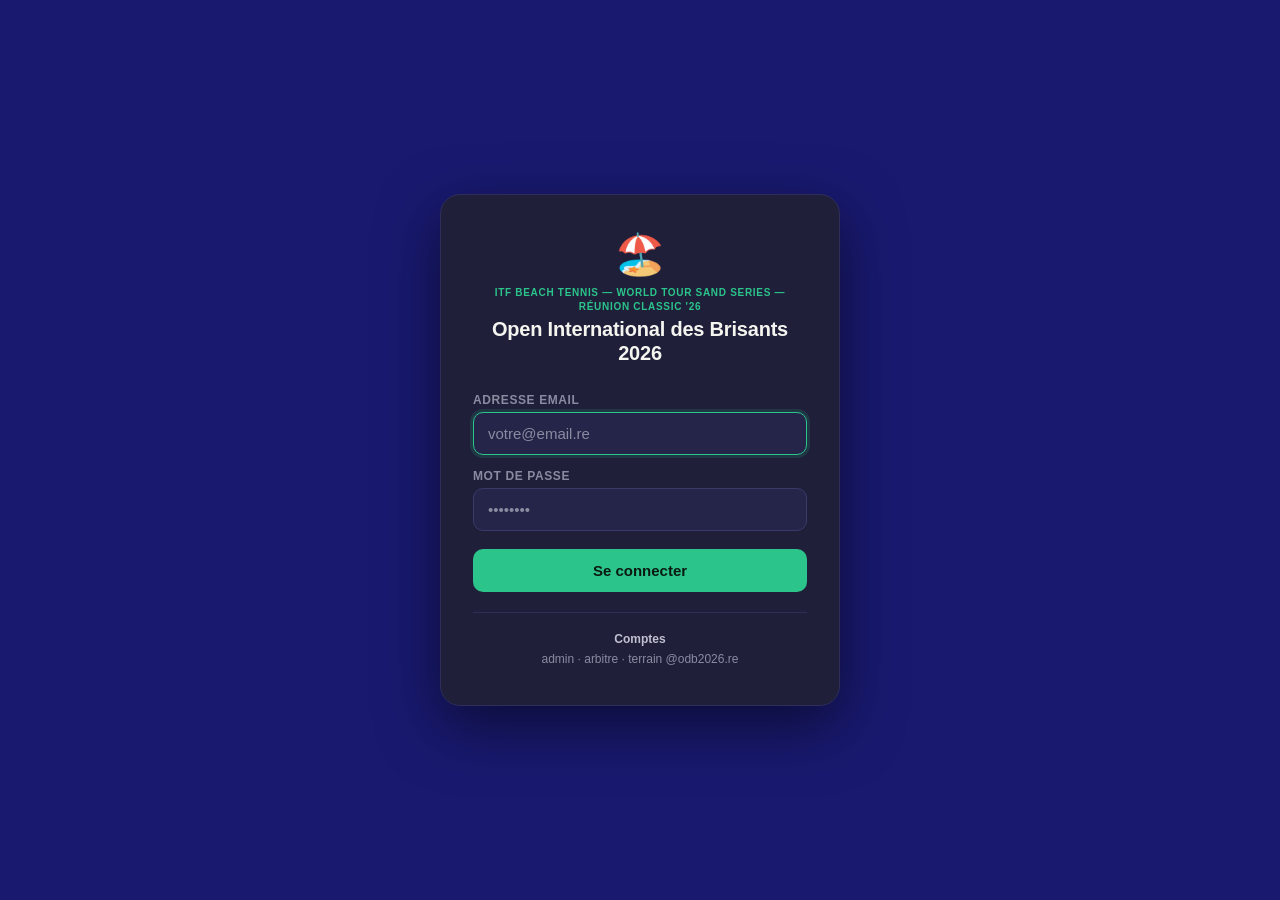
<file: dashboard.html>
<!DOCTYPE html>
<html lang="fr">
<head>
<meta charset="UTF-8">
<meta name="viewport" content="width=device-width, initial-scale=1.0">
<title>Dashboard Arbitre — Open des Brisants</title>
<link rel="stylesheet" href="style.css">
<style>
.courts-grid{display:grid;grid-template-columns:repeat(auto-fill,minmax(310px,1fr));gap:14px}
.court-card{background:var(--bg);border:1px solid var(--border);border-radius:var(--rl);overflow:hidden}
.court-header{background:var(--cp);color:#fff;padding:10px 14px;display:flex;align-items:center;justify-content:space-between}
.court-header-name{font-size:15px;font-weight:700}
.match-row{padding:12px 14px;border-bottom:1px solid var(--border)}
.match-row:last-child{border-bottom:none}
.match-row.live{background:#F0FBF6;border-left:3px solid var(--cp)}
.match-row.warm{background:var(--cwl);border-left:3px solid var(--cw)}
.match-row.done{opacity:.55}
.match-row.retired{background:var(--cal);border-left:3px solid var(--ca)}
.match-top{display:flex;align-items:center;justify-content:space-between;margin-bottom:6px}
.team-line{display:flex;align-items:center;justify-content:space-between;margin-bottom:3px}
.team-line-name{font-size:13px;font-weight:600;flex:1;min-width:0;overflow:hidden;text-overflow:ellipsis;white-space:nowrap;color:var(--text)}
.set-score{width:26px;height:26px;display:flex;align-items:center;justify-content:center;font-size:13px;font-weight:700;border-radius:5px;background:var(--bg2)}
.set-score.active{background:var(--cp);color:#fff}
.serve-dot{width:8px;height:8px;border-radius:50%;background:#F5C800;border:1.5px solid #A89000;margin-right:5px;flex-shrink:0}
.serve-dot.hidden{opacity:0}
.empty-court{padding:18px;text-align:center;color:var(--text3);font-size:12px}
.global-metrics{display:grid;grid-template-columns:repeat(auto-fit,minmax(120px,1fr));gap:10px;margin-bottom:14px}
.last-update{font-size:11px;color:rgba(255,255,255,.75);display:flex;align-items:center;gap:5px}
/* ── MASTER ALERT BANNER ── */
.master-alert-banner{background:#E24B4A;color:#fff;padding:14px 20px;display:flex;align-items:center;gap:14px;animation:alertpulse 1s ease-in-out infinite}
@keyframes alertpulse{0%,100%{opacity:1}50%{opacity:.8}}
.master-alert-icon{font-size:24px;flex-shrink:0;animation:shake .5s ease-in-out infinite alternate}
@keyframes shake{0%{transform:rotate(-8deg)}100%{transform:rotate(8deg)}}
.master-alert-text{flex:1;font-size:14px;font-weight:600}
.master-alert-sub{font-size:12px;opacity:.85;margin-top:2px}
.master-alert-close{background:rgba(255,255,255,.25);border:none;color:#fff;border-radius:8px;padding:6px 12px;font-size:12px;cursor:pointer;font-weight:600;white-space:nowrap}
.master-alert-close:hover{background:rgba(255,255,255,.4)}
</style>
</head>
<body>
<div class="app">
  <div class="topbar">
    <div class="topbar-brand"><div><div class="topbar-logo">ITF Sand Series — Juge-Arbitre</div><div class="topbar-name" id="topbar-name">Open des Brisants</div></div></div>
    <div class="topbar-nav">
      <a href="portal.html">Portail</a><a href="admin.html">Admin</a>
      <a href="dashboard.html" class="active">Dashboard</a><a href="stats.html">Stats</a><a href="rest.html">Repos</a>
    </div>
    <div style="display:flex;align-items:center;gap:10px">
      <div class="last-update"><span class="live-dot"></span><span id="last-update">Connexion…</span></div>
      <button class="btn btn-ghost btn-sm" style="color:rgba(255,255,255,.8)" onclick="auth.logout()">⎋</button>
    </div>
  </div>

  <!-- Master alert banners (dynamically injected here) -->
  <div id="master-alerts-zone"></div>

  <div class="page-body full">
    <div id="warmup-alerts"></div>

    <div class="global-metrics" id="global-metrics">
      <div class="metric"><div class="metric-label">Prévus</div><div class="metric-value" id="m-total">—</div></div>
      <div class="metric green"><div class="metric-label">En cours</div><div class="metric-value" id="m-live">—</div></div>
      <div class="metric amber"><div class="metric-label">Échauffement</div><div class="metric-value" id="m-warm">—</div></div>
      <div class="metric"><div class="metric-label">Terminés</div><div class="metric-value" id="m-done">—</div></div>
      <div class="metric"><div class="metric-label">En attente</div><div class="metric-value" id="m-wait">—</div></div>
      <div class="metric red"><div class="metric-label">Abandons</div><div class="metric-value" id="m-retired">—</div></div>
    </div>

    <div class="courts-grid" id="courts-grid">
      <div class="loading-overlay" style="grid-column:1/-1"><div class="spinner"></div> Chargement…</div>
    </div>
  </div>
</div>

<script src="supabase.js"></script>
<script>
auth.require(['admin','arbitre']);

const activeTournamentId = getActiveTournament();
let courts = [], allMatches = [], allSets = [];
let dismissedAlerts = new Set(); // Track acknowledged master alerts

async function init() {
  courts = await sb.get('court', 'tournament_id=eq.'+activeTournamentId+'&is_active=eq.true&order=sort_order').catch(()=>[]);
  await refresh();
  sb.realtime('match', ()=>refresh());
  sb.realtime('set', ()=>refresh());
  setInterval(refresh, 15000);
}

async function refresh() {
  try {
    const comps = await sb.get('competition', 'tournament_id=eq.'+activeTournamentId).catch(()=>[]);
    const cids = comps.map(c=>c.id);
    if (!cids.length) { allMatches=[]; renderAll(); return; }
    allMatches = await sb.get('match',
      'competition_id=in.('+cids.join(',')+')'+'&select=*,competition(name,category),court(name),team1:team1_id(name,nationality),team2:team2_id(name,nationality)'+'&order=scheduled_at'
    ).catch(()=>[]);
    const mids = allMatches.map(m=>m.id);
    allSets = mids.length ? await sb.get('set','match_id=in.('+mids.join(',')+')&order=set_number').catch(()=>[]) : [];

    // Check master alerts from match table (master_alert field)
    renderMasterAlerts();
    renderAll();
    document.getElementById('last-update').textContent = 'Mis à jour ' + sb.fmt.ago(new Date().toISOString());
  } catch(e) { document.getElementById('last-update').textContent = 'Erreur: '+e.message; }
}

function renderMasterAlerts() {
  // Matches where master_alert = true and not yet dismissed
  const alerts = allMatches.filter(m => m.master_alert && !dismissedAlerts.has(m.id));
  const zone = document.getElementById('master-alerts-zone');
  if (!alerts.length) { zone.innerHTML=''; return; }
  zone.innerHTML = alerts.map(m => {
    const court = courts.find(c=>c.id===m.court_id);
    const t1 = m.team1?.name||'?', t2 = m.team2?.name||'?';
    return '<div class="master-alert-banner" id="alert-'+m.id+'">' +
      '<div class="master-alert-icon">🚨</div>' +
      '<div class="master-alert-text">ALERTE TERRAIN — '+( court?.name||'Terrain inconnu')+' demande votre présence' +
      '<div class="master-alert-sub">Match en cours : '+t1+' vs '+t2+' · '+(m.competition?.category||'')+' '+( m.round||'')+'</div></div>' +
      '<button class="master-alert-close" onclick="dismissAlert(\''+m.id+'\')">J\'y vais ✓</button>' +
      '</div>';
  }).join('');
}

async function dismissAlert(matchId) {
  dismissedAlerts.add(matchId);
  // Clear the flag in DB
  await sb.patch('match','id=eq.'+matchId,{master_alert:false}).catch(()=>{});
  renderMasterAlerts();
}

function renderAll() {
  updateMetrics();
  renderWarmupAlerts();
  renderCourts();
}

function updateMetrics() {
  document.getElementById('m-total').textContent   = allMatches.length;
  document.getElementById('m-live').textContent    = allMatches.filter(m=>m.status==='in_progress').length;
  document.getElementById('m-warm').textContent    = allMatches.filter(m=>m.status==='warmup').length;
  document.getElementById('m-done').textContent    = allMatches.filter(m=>m.status==='finished').length;
  document.getElementById('m-wait').textContent    = allMatches.filter(m=>m.status==='scheduled').length;
  document.getElementById('m-retired').textContent = allMatches.filter(m=>m.status==='retired').length;
}

function renderWarmupAlerts() {
  const over = allMatches.filter(m=>m.status==='warmup'&&m.ts_warm_start&&Math.round((Date.now()-new Date(m.ts_warm_start))/60000)>6);
  const panel = document.getElementById('warmup-alerts');
  panel.innerHTML = over.length ? '<div class="alert alert-warning" style="margin-bottom:12px">⚠ Échauffement dépassé (>6 min) : '+over.map(m=>'<strong>'+( m.team1?.name||'?')+' vs '+(m.team2?.name||'?')+'</strong>').join(', ')+'</div>' : '';
}

function renderCourts() {
  const grid = document.getElementById('courts-grid');
  const unassigned = allMatches.filter(m=>!m.court_id);
  grid.innerHTML = courts.map(court => {
    const ms = allMatches.filter(m=>m.court_id===court.id);
    const live = ms.filter(m=>['warmup','in_progress'].includes(m.status));
    const hasAlert = ms.some(m=>m.master_alert);
    return '<div class="court-card"'+( hasAlert?' style="border:2px solid var(--ca)"':'')+'>'+
      '<div class="court-header"'+(hasAlert?' style="background:var(--ca)"':'')+'>'+
      '<span class="court-header-name">'+( hasAlert?'🚨 ':'')+court.name+'</span>'+
      '<span style="font-size:11px;opacity:.8">'+ms.length+' matchs · '+live.length+' en cours</span></div>'+
      (ms.length ? ms.map(m=>renderMatch(m)).join('') : '<div class="empty-court">Aucun match assigné</div>')+
      '</div>';
  }).join('')+
  (unassigned.length ? '<div class="court-card"><div class="court-header" style="background:var(--text3)"><span class="court-header-name">Non assignés</span></div>'+unassigned.map(m=>renderMatch(m)).join('')+'</div>' : '');
}

function renderMatch(m) {
  const sets = allSets.filter(s=>s.match_id===m.id);
  const statusClass = {warmup:'warm',in_progress:'live',finished:'done',retired:'retired',scheduled:''}[m.status]||'';
  const serving = m.server_team;
  let dur = '';
  if (m.status==='in_progress'&&m.ts_match_start) dur = sb.fmt.dur(Math.round((Date.now()-new Date(m.ts_match_start))/1000));
  else if (m.match_duration_sec) dur = sb.fmt.dur(m.match_duration_sec);

  const renderTeam = (tname,tnat,tNum) => {
    const isServing = m.status==='in_progress'&&serving===tNum;
    const score = sets.map(s=>{
      const v=tNum===1?s.score_t1:s.score_t2, opp=tNum===1?s.score_t2:s.score_t1;
      const won = m.status!=='scheduled'&&v>opp;
      const active = !['finished','retired'].includes(m.status)&&s.set_number===sets.length;
      return '<div class="set-score'+(active?' active':won?' winner':'')+'">'+v+'</div>';
    }).join('');
    return '<div class="team-line"><span class="serve-dot'+(isServing?'':' hidden')+'"></span>'+
      '<span class="team-line-name">'+(tname||'?')+' <span style="font-size:10px;color:var(--text3)">'+(tnat||'')+'</span></span>'+
      '<div style="display:flex;gap:4px">'+score+'</div></div>';
  };
  return '<div class="match-row '+statusClass+'">'+
    '<div class="match-top"><span style="font-size:12px;font-weight:700;color:var(--text2)">'+
    '<span class="status-dot dot-'+(statusClass||'wait')+'"></span>'+
    (m.scheduled_at?sb.fmt.time(m.scheduled_at):'—')+
    '<span style="font-size:10px;color:var(--text3);margin-left:4px">'+(m.competition?.category||'')+' · '+(m.round||'')+'</span></span>'+
    '<span style="font-size:11px;color:var(--text3)">'+dur+'</span></div>'+
    renderTeam(m.team1?.name,m.team1?.nationality,1)+
    renderTeam(m.team2?.name,m.team2?.nationality,2)+
    (m.status==='retired'?'<div style="font-size:11px;color:var(--ca);margin-top:3px">Abandon équipe '+(m.retirement_team||'?')+' — '+(m.retirement_reason||'')+'</div>':'')+
    (m.master_alert?'<div style="font-size:11px;color:var(--ca);font-weight:600;margin-top:4px">🚨 Responsable demande votre présence</div>':'')+
    '</div>';
}

if (activeTournamentId) init();
else document.getElementById('courts-grid').innerHTML='<div class="alert alert-warning" style="grid-column:1/-1">Aucun tournoi actif. <a href="portal.html">Portail</a></div>';
</script>
</body>
</html>
</file>
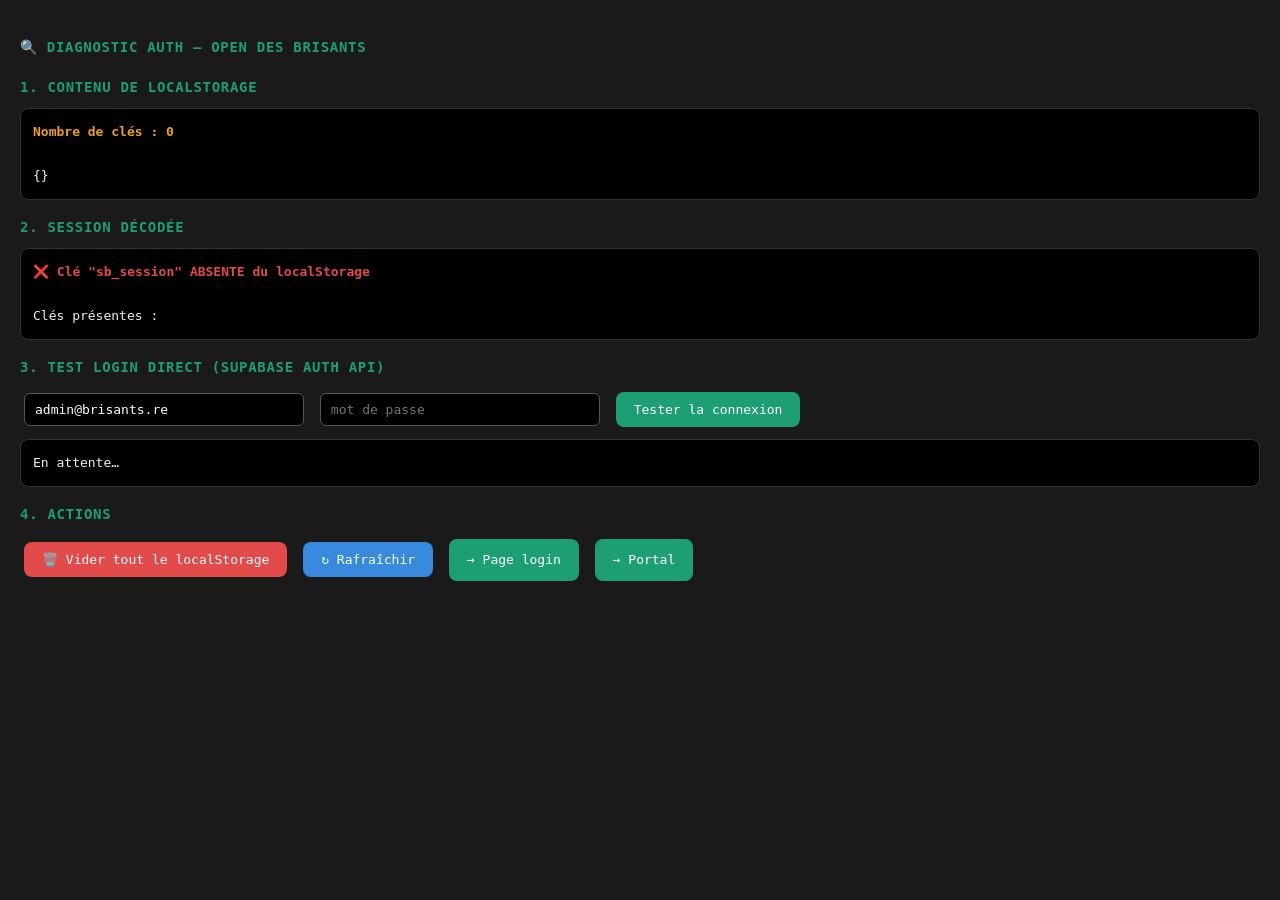
<file: debug.html>
<!DOCTYPE html>
<html lang="fr">
<head>
<meta charset="UTF-8">
<meta name="viewport" content="width=device-width, initial-scale=1.0">
<title>Diagnostic Auth</title>
<style>
*{box-sizing:border-box;margin:0;padding:0}
body{font-family:monospace;background:#1a1a1a;color:#f0f0f0;padding:20px;font-size:13px;line-height:1.7}
h2{color:#1D9E75;margin:16px 0 8px;font-size:14px;text-transform:uppercase;letter-spacing:.05em}
pre{background:#000;border:1px solid #333;border-radius:8px;padding:12px;overflow-x:auto;white-space:pre-wrap;word-break:break-all}
.ok{color:#1D9E75;font-weight:bold}
.err{color:#E24B4A;font-weight:bold}
.warn{color:#EF9F27;font-weight:bold}
.btn{display:inline-block;background:#1D9E75;color:#fff;border:none;border-radius:8px;padding:10px 18px;font-size:13px;cursor:pointer;font-family:monospace;margin:4px;text-decoration:none}
.btn.red{background:#E24B4A}
.btn.blue{background:#378ADD}
input{background:#000;border:1px solid #555;color:#fff;padding:8px 10px;border-radius:6px;font-family:monospace;font-size:13px;width:280px;margin:4px}
</style>
</head>
<body>

<h2>🔍 Diagnostic Auth — Open des Brisants</h2>

<h2>1. Contenu de localStorage</h2>
<pre id="ls-content">Lecture…</pre>

<h2>2. Session décodée</h2>
<pre id="session-content">Analyse…</pre>

<h2>3. Test login direct (Supabase Auth API)</h2>
<div style="margin:8px 0">
  <input id="test-email" type="email" placeholder="admin@brisants.re" value="admin@brisants.re">
  <input id="test-pwd" type="password" placeholder="mot de passe">
  <button class="btn" onclick="testLogin()">Tester la connexion</button>
</div>
<pre id="login-result">En attente…</pre>

<h2>4. Actions</h2>
<button class="btn red" onclick="clearAll()">🗑️ Vider tout le localStorage</button>
<button class="btn blue" onclick="readAll()">↻ Rafraîchir</button>
<a class="btn" href="login.html">→ Page login</a>
<a class="btn" href="portal.html">→ Portal</a>

<script>
const SUPABASE_URL  = 'https://sslmdxnpbapsqrcjpbwv.supabase.co';
const SUPABASE_ANON = 'eyJhbGciOiJIUzI1NiIsInR5cCI6IkpXVCJ9.eyJpc3MiOiJzdXBhYmFzZSIsInJlZiI6InNzbG1keG5wYmFwc3FyY2pwYnd2Iiwicm9sZSI6ImFub24iLCJpYXQiOjE3NzYxNjkxNjIsImV4cCI6MjA5MTc0NTE2Mn0.zW13ZhE0GwUxm42tEIwjA3XWOA6HRNqJ2AebzSFFvYA';

function readAll() {
  // Afficher TOUT le localStorage
  const all = {};
  for (let i = 0; i < localStorage.length; i++) {
    const key = localStorage.key(i);
    all[key] = localStorage.getItem(key);
  }
  document.getElementById('ls-content').innerHTML =
    '<span class="warn">Nombre de clés : ' + localStorage.length + '</span>\n\n' +
    JSON.stringify(all, null, 2);

  // Analyser la session
  const sessionRaw = localStorage.getItem('sb_session');
  if (!sessionRaw) {
    document.getElementById('session-content').innerHTML =
      '<span class="err">❌ Clé "sb_session" ABSENTE du localStorage</span>\n\n' +
      'Clés présentes : ' + Array.from({length:localStorage.length}, (_,i)=>localStorage.key(i)).join(', ');
    return;
  }

  try {
    const s = JSON.parse(sessionRaw);
    const now = Math.floor(Date.now() / 1000);
    const expired = s.expires_at && now > s.expires_at;
    document.getElementById('session-content').innerHTML =
      '<span class="' + (expired ? 'err' : 'ok') + '">' +
      (expired ? '❌ Session EXPIRÉE' : '✅ Session valide') + '</span>\n\n' +
      'role        : <span class="' + (s.role ? 'ok' : 'err') + '">' + (s.role || 'ABSENT ← PROBLÈME') + '</span>\n' +
      'name        : ' + (s.name || 'absent') + '\n' +
      'email       : ' + (s.email || 'absent') + '\n' +
      'expires_at  : ' + (s.expires_at ? new Date(s.expires_at * 1000).toLocaleString('fr-FR') : 'absent') + '\n' +
      'access_token: ' + (s.access_token ? s.access_token.slice(0,40) + '…' : 'ABSENT') + '\n\n' +
      'JSON complet :\n' + JSON.stringify(s, null, 2);
  } catch(e) {
    document.getElementById('session-content').innerHTML =
      '<span class="err">❌ JSON invalide : ' + e.message + '</span>\n\n' + sessionRaw;
  }
}

async function testLogin() {
  const email = document.getElementById('test-email').value.trim();
  const pwd   = document.getElementById('test-pwd').value;
  const el    = document.getElementById('login-result');
  if (!email || !pwd) { el.textContent = 'Saisir email et mot de passe'; return; }

  el.innerHTML = '<span class="warn">Connexion en cours…</span>';

  try {
    const r = await fetch(SUPABASE_URL + '/auth/v1/token?grant_type=password', {
      method: 'POST',
      headers: { 'apikey': SUPABASE_ANON, 'Content-Type': 'application/json' },
      body: JSON.stringify({ email, password: pwd }),
    });
    const data = await r.json();

    if (!r.ok) {
      el.innerHTML = '<span class="err">❌ Erreur Supabase (' + r.status + ') :</span>\n' + JSON.stringify(data, null, 2);
      return;
    }

    const meta = data.user?.user_metadata || {};
    const role = meta.role;

    el.innerHTML =
      '<span class="ok">✅ Connexion réussie !</span>\n\n' +
      'user_id          : ' + data.user?.id + '\n' +
      'email            : ' + data.user?.email + '\n' +
      '<span class="' + (role ? 'ok' : 'err') + '">user_metadata.role : ' + (role || 'ABSENT ← il faut ajouter le rôle dans Supabase Auth') + '</span>\n' +
      'user_metadata    : ' + JSON.stringify(meta, null, 2) + '\n\n' +
      'access_token     : ' + data.access_token?.slice(0,60) + '…\n' +
      'expires_at       : ' + new Date(data.expires_at * 1000).toLocaleString('fr-FR') + '\n\n' +
      '--- Réponse complète ---\n' + JSON.stringify({
        user: { id: data.user?.id, email: data.user?.email, user_metadata: data.user?.user_metadata },
        expires_at: data.expires_at,
        token_type: data.token_type,
      }, null, 2);

    // Simuler ce que auth.login() ferait
    const session = {
      access_token:  data.access_token,
      refresh_token: data.refresh_token,
      expires_at:    data.expires_at,
      role:          role || 'terrain',
      name:          meta.name || data.user?.email,
      email:         data.user?.email,
      user_id:       data.user?.id,
    };
    localStorage.setItem('sb_session', JSON.stringify(session));
    el.innerHTML += '\n\n<span class="ok">✅ Session sauvegardée dans localStorage["sb_session"]</span>\n' +
      'role sauvegardé : <span class="' + (role ? 'ok' : 'err') + '">' + session.role + '</span>';

    readAll(); // Rafraîchir l'affichage

  } catch(e) {
    el.innerHTML = '<span class="err">❌ Erreur réseau : ' + e.message + '</span>';
  }
}

function clearAll() {
  localStorage.clear();
  document.getElementById('ls-content').innerHTML = '<span class="ok">localStorage vidé</span>';
  document.getElementById('session-content').innerHTML = '<span class="warn">Session effacée</span>';
}

readAll();
</script>
</body>
</html>
</file>
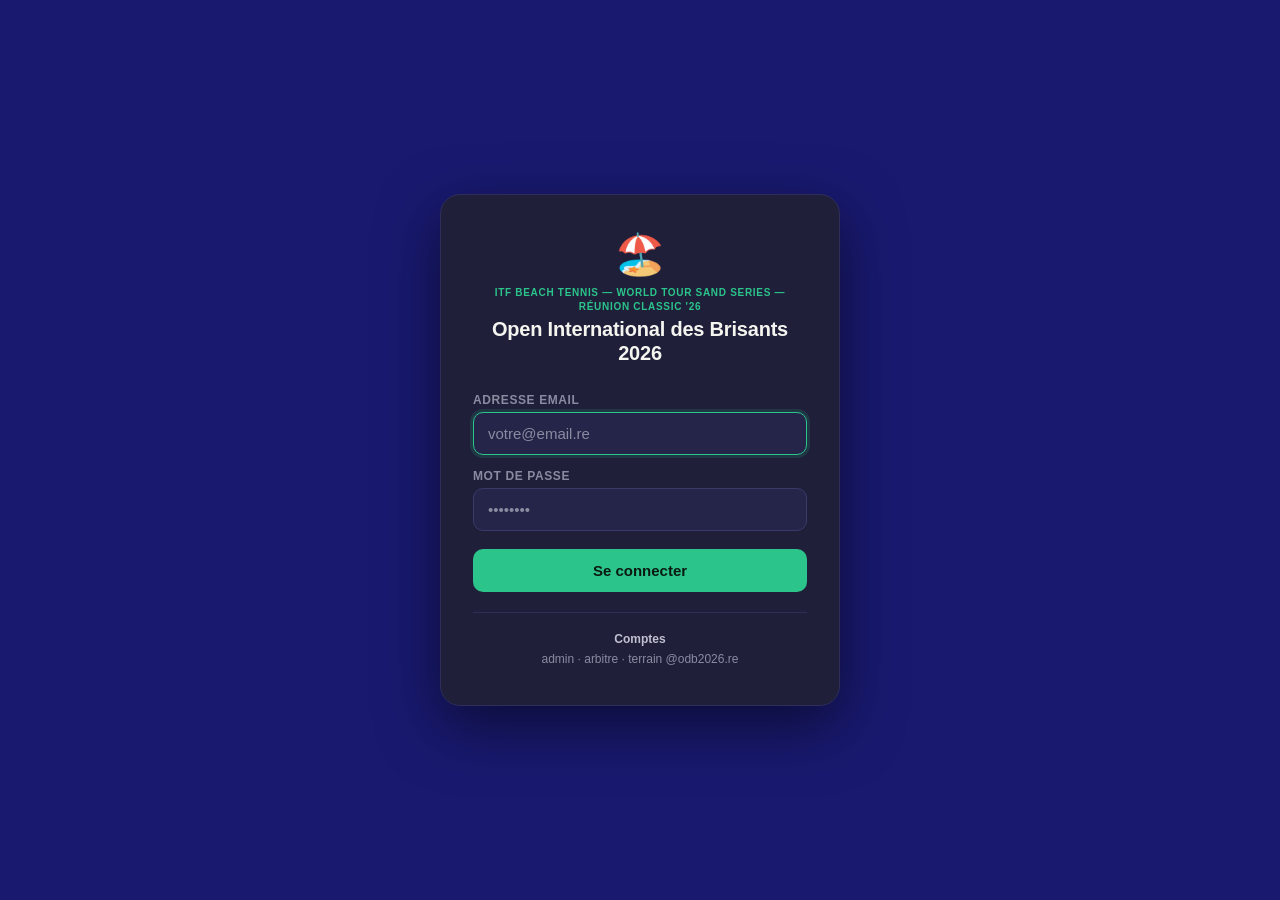
<file: login.html>
<!DOCTYPE html>
<html lang="fr">
<head>
<meta charset="UTF-8">
<meta name="viewport" content="width=device-width, initial-scale=1.0, maximum-scale=1.0">
<meta name="theme-color" content="#191970">
<title>Connexion — Open International des Brisants 2026</title>
<style>
*{box-sizing:border-box;margin:0;padding:0}
body{font-family:-apple-system,BlinkMacSystemFont,'Segoe UI',sans-serif;background:#191970;min-height:100vh;display:flex;align-items:center;justify-content:center;padding:20px}
.card{background:#1f1f3a;border:1px solid #2e2e5a;border-radius:20px;padding:36px 32px;width:100%;max-width:400px;box-shadow:0 20px 60px rgba(0,0,0,.5)}
.logo{text-align:center;margin-bottom:28px}
.logo-icon{font-size:40px;margin-bottom:8px}
.logo-sub-line{font-size:10px;font-weight:600;color:#2BC48A;text-transform:uppercase;letter-spacing:.07em;margin-bottom:3px;line-height:1.4}
.logo-title{font-size:20px;font-weight:800;color:#F5F5F0;letter-spacing:-.01em;line-height:1.2}
.form-label{display:block;font-size:12px;font-weight:600;color:#8A8AA0;text-transform:uppercase;letter-spacing:.05em;margin-bottom:5px}
.form-group{margin-bottom:14px}
.form-input{width:100%;padding:12px 14px;border-radius:10px;border:1px solid #3a3a6a;background:#25254a;color:#F5F5F0;font-size:15px;font-family:inherit;outline:none;transition:border-color .15s,box-shadow .15s}
.form-input:focus{border-color:#2BC48A;box-shadow:0 0 0 3px rgba(43,196,138,.15)}
.form-input::placeholder{color:#8A8AA0}
.btn{width:100%;padding:13px;border-radius:10px;border:none;font-size:15px;font-weight:700;cursor:pointer;background:#2BC48A;color:#0a1a12;transition:opacity .15s,transform .1s;display:flex;align-items:center;justify-content:center;gap:8px;margin-top:4px;font-family:inherit}
.btn:hover{opacity:.9}
.btn:active{transform:scale(.98)}
.btn:disabled{opacity:.4;cursor:wait}
.error{background:#3d1a1a;border:1px solid #5a2020;border-radius:10px;padding:11px 14px;font-size:13px;color:#FF6B6B;margin-bottom:14px;display:none;line-height:1.5}
.hint{margin-top:20px;padding-top:16px;border-top:1px solid #2e2e5a;font-size:12px;color:#8A8AA0;text-align:center;line-height:1.7}
.hint strong{color:#C0C0D0}
</style>
</head>
<body>
<div class="card">
  <div class="logo">
    <div class="logo-icon">🏖️</div>
    <div class="logo-sub-line" id="brand-sub">ITF Beach Tennis — WORLD TOUR SAND SERIES — Réunion Classic '26</div>
    <div class="logo-title" id="brand-title">Open International des Brisants 2026</div>
  </div>

  <div class="error" id="err-msg"></div>

  <div class="form-group">
    <label class="form-label">Adresse email</label>
    <input class="form-input" id="email" type="email" placeholder="votre@email.re" autocomplete="email" autofocus>
  </div>
  <div class="form-group" style="margin-bottom:18px">
    <label class="form-label">Mot de passe</label>
    <input class="form-input" id="password" type="password" placeholder="••••••••" autocomplete="current-password">
  </div>

  <button class="btn" id="login-btn" onclick="doLogin()">
    <span id="btn-text">Se connecter</span>
  </button>

  <div class="hint">
    <strong>Comptes</strong><br>
    admin · arbitre · terrain @odb2026.re
  </div>

  <div id="err-403" style="display:none;margin-top:12px" class="error">
    ⚠️ Votre compte n'a pas les droits pour cette page.
  </div>
</div>

<script src="supabase.js"></script>
<script>
if (location.search.includes('err=403')) document.getElementById('err-403').style.display='block';

// Déjà connecté → rediriger
const existing = auth.getSession();
if (existing) redirectByRole(existing.role);

document.getElementById('email').addEventListener('keydown', e=>{ if(e.key==='Enter') document.getElementById('password').focus(); });
document.getElementById('password').addEventListener('keydown', e=>{ if(e.key==='Enter') doLogin(); });

// Appliquer branding
if (BRAND.USE_LOGOS) {
  document.getElementById('brand-title').innerHTML = '<img src="'+BRAND.LOGO1_SRC+'" style="height:48px;max-width:100%;object-fit:contain" alt="'+BRAND.TITLE_MAIN+'">';
  document.getElementById('brand-sub').style.display = 'none';
} else {
  document.getElementById('brand-title').textContent = BRAND.TITLE_MAIN;
  document.getElementById('brand-sub').textContent   = BRAND.TITLE_SUB;
}

async function doLogin() {
  const email    = document.getElementById('email').value.trim();
  const password = document.getElementById('password').value;
  const errEl    = document.getElementById('err-msg');
  const btn      = document.getElementById('login-btn');
  const btnText  = document.getElementById('btn-text');
  errEl.style.display = 'none';
  if (!email||!password) { errEl.style.display='block'; errEl.textContent='Veuillez saisir votre email et mot de passe.'; return; }
  btn.disabled=true; btnText.textContent='Connexion…';
  try {
    const session = await auth.login(email, password);
    redirectByRole(session.role);
  } catch(e) {
    errEl.style.display='block';
    errEl.innerHTML='❌ '+(e.message||'Identifiants incorrects.');
    document.getElementById('password').value='';
    document.getElementById('password').focus();
  } finally {
    btn.disabled=false; btnText.textContent='Se connecter';
  }
}

function redirectByRole(role) {
  const dest = { admin:'portal.html', arbitre:'portal.html', terrain:'terrain.html' };
  location.href = dest[role]||'portal.html';
}
</script>
</body>
</html>
</file>
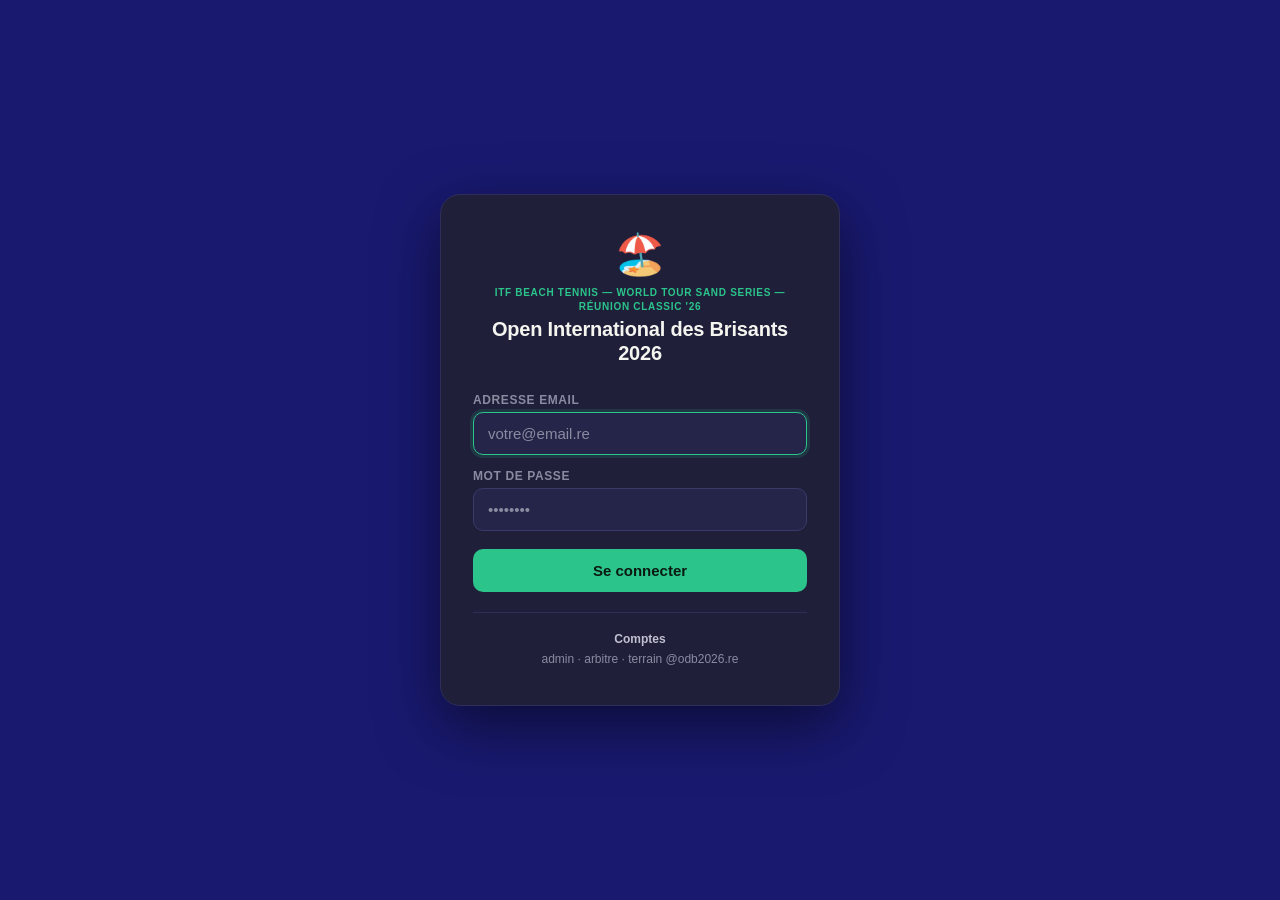
<file: onepointchallenge.html>
<!DOCTYPE html>
<html lang="fr">
<head>
<meta charset="UTF-8">
<meta name="viewport" content="width=device-width,initial-scale=1.0">
<title>1 Point Challenge by Lavazza</title>
<link rel="stylesheet" href="style.css">
<style>
/* Round block */
.round{background:var(--bg);border:1px solid var(--border2);border-radius:var(--rl);overflow:hidden;margin-bottom:10px}
.round-head{background:var(--bg2);padding:8px 14px;display:flex;align-items:center;justify-content:space-between;border-bottom:1px solid var(--border)}
.round-lbl{font-size:11px;font-weight:700;color:var(--text3);text-transform:uppercase;letter-spacing:.06em}
.round-result{font-size:12px;color:var(--cp);font-weight:600}
.match-face{display:flex;align-items:stretch;padding:12px 14px;gap:10px}
/* Player buttons */
.player-btn{flex:1;padding:14px 16px;border-radius:var(--r);border:1.5px solid var(--border2);background:var(--bg2);color:var(--text);font-size:14px;font-weight:600;cursor:pointer;font-family:inherit;text-align:left;transition:border-color .15s,background .15s;position:relative;min-width:120px}
.player-btn.clickable:hover{border-color:var(--cp);background:var(--cpl);color:var(--cp)}
.player-btn.clickable:active{transform:scale(.97)}
.player-btn.winner{background:var(--cp);color:#001a10;border-color:var(--cpd);cursor:default}
.player-btn.loser{opacity:.32;cursor:default;text-decoration:line-through}
.player-btn.waiting{border-style:dashed;color:var(--text3);cursor:default;font-weight:400;font-style:italic;font-size:13px}
.vs-div{display:flex;align-items:center;justify-content:center;font-size:13px;font-weight:700;color:var(--text3);padding:0 4px;flex-shrink:0}
.seed{font-size:10px;font-weight:700;background:rgba(255,255,255,.15);color:inherit;border-radius:20px;padding:1px 6px;margin-right:6px}
/* Waiting pool */
.pool{background:var(--bg);border:1px solid var(--border2);border-radius:var(--rl);padding:12px 14px;margin-bottom:10px}
.pool-title{font-size:11px;font-weight:700;color:var(--text3);text-transform:uppercase;letter-spacing:.06em;margin-bottom:8px}
.pool-chips{display:flex;flex-wrap:wrap;gap:6px}
.pool-chip{background:var(--bg2);border:1px solid var(--border2);border-radius:20px;padding:5px 12px;font-size:13px;color:var(--text2)}
/* Champion */
.champion{text-align:center;padding:28px;background:var(--bg);border:2px solid var(--cy);border-radius:var(--rl);margin-bottom:12px}
.champ-trophy{font-size:52px;margin-bottom:8px}
.champ-name{font-size:24px;font-weight:800;color:var(--cy)}
.champ-sub{font-size:13px;color:var(--text3);margin-top:4px}
/* Confirm overlay */
.c-overlay{position:fixed;inset:0;background:rgba(0,0,0,.72);z-index:200;display:flex;align-items:center;justify-content:center;padding:20px}
.c-card{background:var(--bg);border:1px solid var(--border2);border-radius:var(--rxl);padding:28px;max-width:340px;width:100%;text-align:center}
.c-title{font-size:18px;font-weight:700;color:var(--text);margin-bottom:6px}
.c-sub{font-size:13px;color:var(--text2);margin-bottom:22px;line-height:1.55}
.c-actions{display:flex;gap:10px;justify-content:center}
.empty-state{text-align:center;padding:60px 20px;color:var(--text3)}
.empty-icon{font-size:48px;margin-bottom:12px}
</style>
</head>
<body>
<div class="app">
  <div class="topbar">
    <div class="topbar-brand">
      <div>
        <div class="topbar-logo">Tournoi spécial</div>
        <div class="topbar-name">☕ 1 Point Challenge by Lavazza</div>
      </div>
    </div>
    <div class="topbar-nav">
      <a href="portal.html">Portail</a><a href="dashboard.html">Dashboard</a>
    </div>
    <button class="btn btn-ghost btn-sm" style="color:rgba(255,255,255,.55)" onclick="auth.logout()">⎋</button>
  </div>

  <div class="page-body">
    <div style="display:flex;align-items:center;gap:10px;margin-bottom:14px;flex-wrap:wrap">
      <select class="form-select" id="comp-sel" onchange="loadComp(this.value)" style="max-width:320px;flex:1">
        <option value="">— Sélectionner une compétition —</option>
      </select>
      <button class="btn btn-outline btn-sm" id="btn-refresh" onclick="loadComp(document.getElementById('comp-sel').value)" style="display:none">↻</button>
      <button class="btn btn-primary"        id="btn-start"   onclick="startTournament()"  style="display:none">⚡ Démarrer</button>
      <button class="btn btn-danger btn-sm"  id="btn-reset"   onclick="resetTournament()"  style="display:none">✕ Réinitialiser</button>
    </div>
    <div id="info-bar" style="display:none;font-size:12px;color:var(--text3);margin-bottom:10px"></div>
    <div id="bracket"></div>
  </div>
</div>

<!-- Confirm modal -->
<div id="c-overlay" class="c-overlay" style="display:none">
  <div class="c-card">
    <div class="c-title" id="c-title">Désigner le vainqueur</div>
    <div class="c-sub"   id="c-sub"></div>
    <div class="c-actions">
      <button class="btn btn-outline" onclick="closeConfirm()">Annuler</button>
      <button class="btn btn-primary" id="c-ok">✓ Valider</button>
    </div>
  </div>
</div>

<script src="supabase.js"></script>
<script>
auth.require(['admin','arbitre','terrain']);

const tid = getActiveTournament();
let currentComp=null, allTeams=[], dbMatches=[];
// In-memory bracket state
// bracket = array of rounds in order
// round = { id(db), p1, p2, winner, done }
// p1/p2 = team object or null
let bracket=[], remaining=[], champion=null;
let pendingWin=null;

// ── INIT ──────────────────────────────────────────────────────
async function initPage(){
  const comps=await sb.get('competition','tournament_id=eq.'+tid+'&order=name').catch(()=>[]);
  const onepoint=comps.filter(c=>c.format==='onepoint'||c.category==='Simple');
  const list=onepoint.length?onepoint:comps;
  const sel=document.getElementById('comp-sel');
  sel.innerHTML='<option value="">— Sélectionner —</option>'+list.map(c=>'<option value="'+c.id+'">'+c.name+' ('+c.category+')</option>').join('');
  if(list.length===1){sel.value=list[0].id;loadComp(list[0].id);}
}

async function loadComp(compId){
  if(!compId)return;
  currentComp=await sb.get('competition','id=eq.'+compId).then(r=>r[0]).catch(()=>null);
  allTeams=await sb.get('team','competition_id=eq.'+compId+'&withdrawn=eq.false&order=seed,name').catch(()=>[]);
  dbMatches=await sb.get('match','competition_id=eq.'+compId+'&order=created_at').catch(()=>[]);

  const info=document.getElementById('info-bar');
  info.style.display='block';
  info.textContent=allTeams.length+' joueur'+(allTeams.length>1?'s':'')+' inscrits — cliquez sur le bouton joueur pour le désigner vainqueur du point';

  const has=dbMatches.length>0;
  document.getElementById('btn-start').style.display=has?'none':'inline-flex';
  document.getElementById('btn-reset').style.display=has?'inline-flex':'none';
  document.getElementById('btn-refresh').style.display=has?'inline-flex':'none';

  if(has){
    rebuildFromDB();
  } else {
    bracket=[]; remaining=[]; champion=null;
    renderBracket();
  }
}

// Rebuild bracket state from DB matches
function rebuildFromDB(){
  bracket=[];
  const loserIds=new Set();
  const playedIds=new Set();

  dbMatches.forEach(m=>{
    const p1=allTeams.find(t=>t.id===m.team1_id)||null;
    const p2=allTeams.find(t=>t.id===m.team2_id)||null;
    const winner=m.winner_id?allTeams.find(t=>t.id===m.winner_id)||null:null;
    if(m.winner_id){
      const loserId=m.team1_id===m.winner_id?m.team2_id:m.team1_id;
      if(loserId)loserIds.add(loserId);
    }
    if(m.team1_id)playedIds.add(m.team1_id);
    if(m.team2_id)playedIds.add(m.team2_id);
    bracket.push({id:m.id,p1,p2,winner,done:!!m.winner_id});
  });

  // Remaining = not yet played OR brought in but not yet a loser
  remaining=allTeams.filter(t=>!playedIds.has(t.id)&&!loserIds.has(t.id));

  // Champion = last winner still active (no more opponents)
  const lastRound=bracket[bracket.length-1];
  const lastWinner=lastRound?.winner;
  if(lastWinner&&remaining.length===0){
    const totalActive=allTeams.filter(t=>!loserIds.has(t.id));
    if(totalActive.length===1)champion=lastWinner;
  }

  renderBracket();
}

// ── START ─────────────────────────────────────────────────────
async function startTournament(){
  if(!currentComp||!allTeams.length){toast('Inscrivez d\'abord des joueurs (Admin → Équipes)','warn');return;}
  if(allTeams.length<2){toast('Il faut au moins 2 joueurs','warn');return;}
  if(!confirm('Démarrer le tournoi 1 Point Challenge avec '+allTeams.length+' joueurs ?'))return;
  // Shuffle all players randomly
  const shuffled=[...allTeams].sort(()=>Math.random()-.5);
  // First match = first two players
  const p1=shuffled[0], p2=shuffled[1];
  remaining=shuffled.slice(2);
  try{
    const r=await sb.post('match',{competition_id:currentComp.id,team1_id:p1.id,team2_id:p2.id,round:'pool',status:'scheduled'});
    bracket=[{id:r[0].id,p1,p2,winner:null,done:false}];
    champion=null;
    document.getElementById('btn-start').style.display='none';
    document.getElementById('btn-reset').style.display='inline-flex';
    document.getElementById('btn-refresh').style.display='inline-flex';
    renderBracket();
  }catch(e){toast('Erreur : '+e.message,'error');}
}

// ── RESET ─────────────────────────────────────────────────────
async function resetTournament(){
  if(!confirm('Supprimer tous les matchs de ce tournoi et recommencer ?'))return;
  for(const m of dbMatches)await sb.delete('match','id=eq.'+m.id).catch(()=>{});
  bracket=[]; remaining=[]; champion=null; dbMatches=[];
  document.getElementById('btn-start').style.display='inline-flex';
  document.getElementById('btn-reset').style.display='none';
  document.getElementById('btn-refresh').style.display='none';
  renderBracket();
}

// ── WINNER SELECTION ──────────────────────────────────────────
function askWinner(roundIdx, winnerTeam, loserTeam){
  pendingWin={roundIdx, winnerTeam, loserTeam};
  document.getElementById('c-title').textContent='Vainqueur du point — Round '+(roundIdx+1);
  document.getElementById('c-sub').innerHTML=
    '<strong>'+winnerTeam.name+'</strong> remporte le point<br>et continue dans le tournoi';
  document.getElementById('c-ok').onclick=confirmWinner;
  document.getElementById('c-overlay').style.display='flex';
}
function closeConfirm(){document.getElementById('c-overlay').style.display='none';pendingWin=null;}

async function confirmWinner(){
  if(!pendingWin)return;
  const{roundIdx,winnerTeam,loserTeam}=pendingWin;
  closeConfirm();
  const round=bracket[roundIdx];
  if(!round||round.done)return;
  try{
    // Update DB
    await sb.patch('match','id=eq.'+round.id,{winner_id:winnerTeam.id,status:'finished',ts_match_end:new Date().toISOString()});
    round.winner=winnerTeam;
    round.done=true;
    // Is tournament over?
    if(remaining.length===0){
      // No more opponents → this winner is champion
      champion=winnerTeam;
      renderBracket();
      toast('🏆 Champion : '+winnerTeam.name,'success');
      return;
    }
    // Draw next opponent randomly
    const nextIdx=Math.floor(Math.random()*remaining.length);
    const nextOpponent=remaining[nextIdx];
    remaining.splice(nextIdx,1);
    // Create next match in DB
    const roundNum=bracket.length+1;
    const r=await sb.post('match',{
      competition_id:currentComp.id,
      team1_id:winnerTeam.id,team2_id:nextOpponent.id,
      round:'pool',status:'scheduled'
    });
    bracket.push({id:r[0].id,p1:winnerTeam,p2:nextOpponent,winner:null,done:false});
    renderBracket();
    toast('Prochain adversaire tiré au sort : '+nextOpponent.name,'success');
  }catch(e){toast('Erreur : '+e.message,'error');}
}

// ── RENDER ────────────────────────────────────────────────────
function renderBracket(){
  const area=document.getElementById('bracket');
  if(!bracket.length&&!champion){
    area.innerHTML='<div class="empty-state"><div class="empty-icon">☕</div>'+
      '<div style="font-size:15px;font-weight:600;color:var(--text2)">1 Point Challenge by Lavazza</div>'+
      '<div style="margin-top:6px">'+allTeams.length+' joueur'+(allTeams.length!==1?'s':'')+' inscrit'+(allTeams.length!==1?'s':'')+
      (allTeams.length>=2?' — Cliquez "Démarrer" pour lancer le tirage aléatoire':' — Inscrivez au moins 2 joueurs')+'</div></div>';
    return;
  }

  let h='';

  // Champion block
  if(champion){
    h+='<div class="champion"><div class="champ-trophy">🏆</div>'+
      '<div class="champ-name">'+champion.name+'</div>'+
      '<div class="champ-sub">Champion du 1 Point Challenge by Lavazza ☕<br>'+bracket.length+' rounds joués — '+allTeams.length+' joueurs</div></div>';
  }

  // Rounds — most recent first
  for(let i=bracket.length-1;i>=0;i--){
    const round=bracket[i];
    const isCurrent=!round.done&&i===bracket.length-1;
    const p1=round.p1, p2=round.p2, w=round.winner;

    h+='<div class="round">';
    h+='<div class="round-head">';
    h+='<span class="round-lbl">'+(isCurrent?'⚔️ En cours — ':'')+'Round '+(i+1)+(champion&&i===bracket.length-1?' — Finale':'')+'</span>';
    if(round.done&&w)h+='<span class="round-result">🏆 '+w.name+' remporte le point</span>';
    h+='</div>';
    h+='<div class="match-face">';

    // P1
    let p1cls='player-btn';
    if(round.done) p1cls+=(w&&w.id===p1?.id)?' winner':' loser';
    else if(isCurrent) p1cls+=' clickable';
    const p1seed=p1?.seed?'<span class="seed">#'+p1.seed+'</span>':'';
    if(isCurrent&&!round.done){
      h+='<button class="'+p1cls+'" onclick="askWinner('+i+',brackets['+i+'].p1,brackets['+i+'].p2)">'+p1seed+(p1?.name||'?')+'</button>';
    } else {
      h+='<div class="'+p1cls+'">'+p1seed+(p1?.name||'?')+'</div>';
    }

    h+='<div class="vs-div">VS</div>';

    // P2
    let p2cls='player-btn';
    if(round.done) p2cls+=(w&&w.id===p2?.id)?' winner':' loser';
    else if(isCurrent) p2cls+=' clickable';
    const p2seed=p2?.seed?'<span class="seed">#'+p2.seed+'</span>':'';
    if(isCurrent&&!round.done){
      h+='<button class="'+p2cls+'" onclick="askWinner('+i+',brackets['+i+'].p2,brackets['+i+'].p1)">'+p2seed+(p2?.name||'?')+'</button>';
    } else {
      h+='<div class="'+p2cls+'">'+p2seed+(p2?.name||'?')+'</div>';
    }

    h+='</div></div>';
  }

  // Remaining players pool
  if(remaining.length>0&&!champion){
    h+='<div class="pool"><div class="pool-title">Joueurs en attente ('+remaining.length+')</div>';
    h+='<div class="pool-chips">'+remaining.map(t=>'<span class="pool-chip">'+(t.seed?'#'+t.seed+' ':'')+t.name+'</span>').join('')+'</div></div>';
  }

  area.innerHTML=h;
}

// Make bracket accessible in onclick
// (use global variable instead of bracket[i] inside onclick string)
const brackets=new Proxy({},{get:(_,i)=>bracket[parseInt(i)]});

if(tid) initPage();
else document.getElementById('bracket').innerHTML='<div class="alert alert-warning">Aucun tournoi actif. <a href="portal.html">Portail</a></div>';
</script>
</body>
</html>
</file>
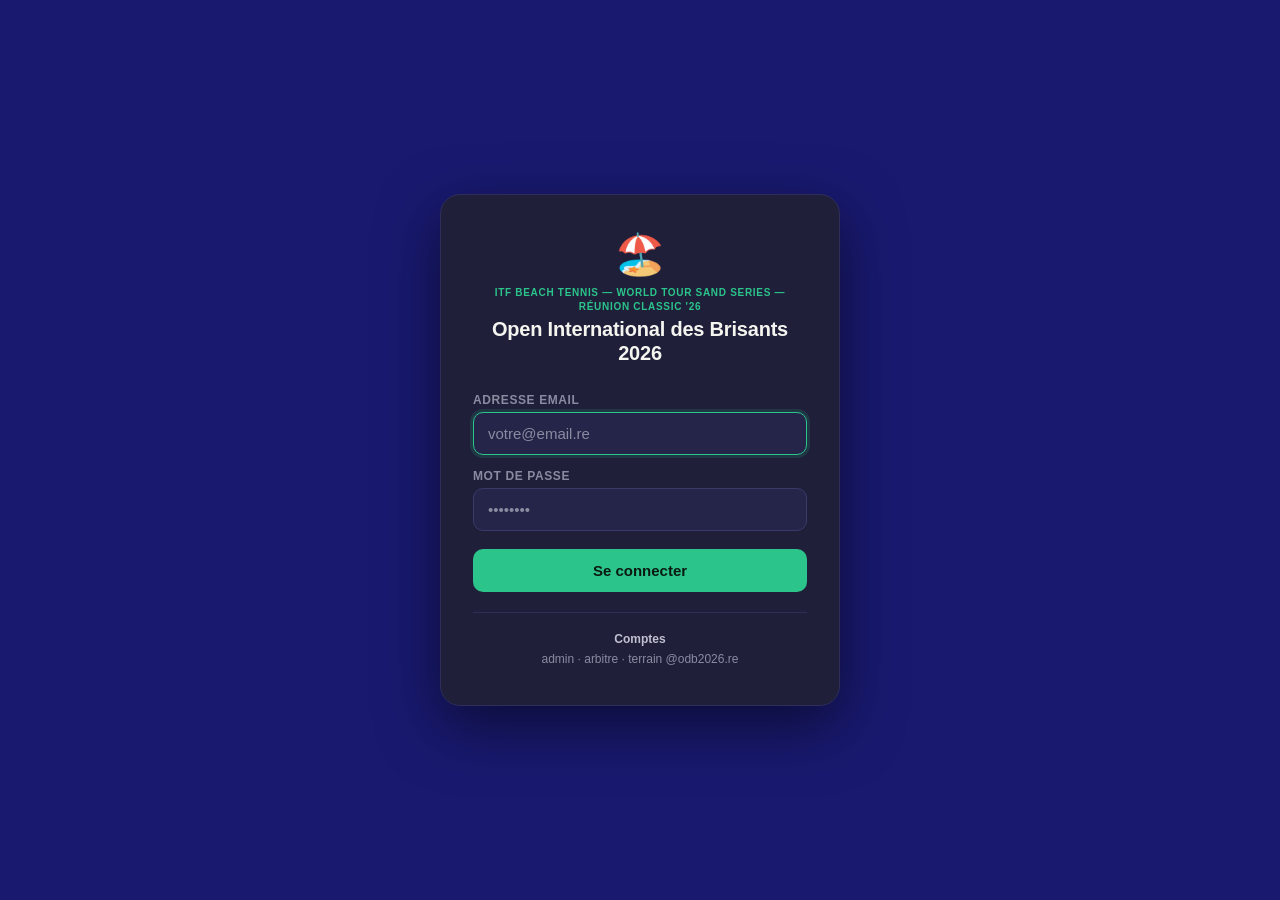
<file: portal.html>
<!DOCTYPE html>
<html lang="fr">
<head>
<meta charset="UTF-8">
<meta name="viewport" content="width=device-width, initial-scale=1.0">
<meta name="theme-color" content="#191970">
<title>Portail — Open des Brisants</title>
<link rel="stylesheet" href="style.css">
<style>
/* Hero = bandeau MidnightBlue, textes blancs */
.hero{background:var(--bg4);color:#fff;padding:28px 20px 22px;border-bottom:1px solid var(--border2)}
.hero-inner{display:flex;align-items:center;justify-content:space-between;max-width:1280px;margin:0 auto;gap:16px}
.hero-logo-left,.hero-logo-right{height:44px;width:auto;object-fit:contain;flex-shrink:0}
.hero-logo-left{display:none}.hero-logo-right{display:none}
.hero-center{flex:1;text-align:center}
.hero-itf{font-size:10px;font-weight:700;color:var(--cp);text-transform:uppercase;letter-spacing:.1em;margin-bottom:3px}
.hero-title{font-size:24px;font-weight:800;letter-spacing:-.01em;line-height:1.2}
.hero-dates{font-size:12px;color:rgba(255,255,255,.6);margin-top:3px;margin-bottom:10px}
.hero-live{display:inline-flex;align-items:center;gap:7px;background:rgba(0,217,138,.15);border:1px solid rgba(0,217,138,.3);border-radius:20px;padding:4px 13px;font-size:12px;font-weight:500;color:var(--cp)}
.user-chip{display:inline-flex;align-items:center;gap:6px;background:rgba(255,255,255,.1);border:1px solid rgba(255,255,255,.15);border-radius:20px;padding:4px 12px;font-size:12px;margin-top:8px;color:rgba(255,255,255,.8)}

/* Live bar */
.live-bar{background:var(--bg);border-bottom:1px solid var(--border2);padding:8px 20px;display:flex;align-items:center;gap:10px;overflow-x:auto;white-space:nowrap;font-size:12px}
.live-item{display:inline-flex;align-items:center;gap:6px;background:var(--bg2);border-radius:7px;padding:4px 10px;border:1px solid var(--border2);flex-shrink:0;color:var(--text2)}

/* Courts section */
.courts-section{max-width:1280px;margin:0 auto;padding:0 16px}
.courts-grid{display:grid;grid-template-columns:repeat(6,1fr);gap:8px;padding:8px 0 14px}
@media(max-width:1000px){.courts-grid{grid-template-columns:repeat(4,1fr)}}
@media(max-width:600px){.courts-grid{grid-template-columns:repeat(3,1fr)}}

/* Tuiles terrains = MidnightBlue (bg = var(--bg)) */
.court-tile{background:var(--bg);border:1px solid var(--border2);border-radius:10px;padding:10px 8px;text-decoration:none;color:var(--text);display:flex;flex-direction:column;align-items:center;gap:4px;text-align:center;transition:border-color .2s,background .2s}
.court-tile:hover{border-color:var(--cp);background:var(--bg2)}
.court-tile.has-live{border-color:var(--cp);background:rgba(0,217,138,.08)}
.court-tile-icon{font-size:16px}
.court-tile-name{font-size:11px;font-weight:600;color:var(--text2);line-height:1.2}
.court-tile-live{font-size:10px;color:var(--cp);font-weight:700}

/* Back-office cards = MidnightBlue */
.bo-grid{display:grid;grid-template-columns:repeat(auto-fill,minmax(240px,1fr));gap:12px;padding:14px 16px;max-width:1280px;margin:0 auto}
.pc{background:var(--bg);border:1px solid var(--border2);border-radius:var(--rl);padding:20px;text-decoration:none;color:var(--text);display:flex;flex-direction:column;gap:10px;transition:border-color .2s,transform .15s}
.pc:hover{border-color:var(--cp);transform:translateY(-2px)}
.pc-icon{width:40px;height:40px;border-radius:12px;display:flex;align-items:center;justify-content:center;font-size:18px}
.pc-title{font-size:15px;font-weight:700}
.pc-desc{font-size:12px;color:var(--text2);line-height:1.5;flex:1}
.pc-tag{font-size:11px;font-weight:600;padding:2px 8px;border-radius:20px;align-self:flex-start}
.tag-t{background:var(--ccl);color:var(--cc);border:1px solid #0a3d5a}
.tag-a{background:var(--cvl);color:var(--cv);border:1px solid #4a2da0}
.tag-j{background:var(--col);color:var(--co);border:1px solid #6b3800}
.tag-s{background:rgba(255,211,61,.1);color:var(--cy);border:1px solid rgba(255,211,61,.25)}

.section-wrap{max-width:1280px;margin:12px auto 0;padding:0 16px;display:flex;align-items:center;justify-content:space-between}
.section-label{font-size:11px;font-weight:700;color:var(--text3);text-transform:uppercase;letter-spacing:.07em}
.footer{text-align:center;padding:20px;font-size:12px;color:var(--text3);border-top:1px solid var(--border)}
</style>
</head>
<body>
<div class="app">
  <!-- HERO / TOPBAR -->
  <div class="hero">
    <div class="hero-inner">
      <!-- Logo gauche -->
      <img id="logo-left" class="hero-logo-left" src="" alt="Logo">
      <!-- Centre -->
      <div class="hero-center">
        <div class="hero-itf"  id="hero-itf">ITF Beach Tennis — WORLD TOUR SAND SERIES</div>
        <div class="hero-title" id="hero-title">Open International des Brisants 2026</div>
        <div class="hero-dates" id="hero-dates">Chargement…</div>
        <div class="hero-live"><span class="live-dot"></span><span id="live-summary">…</span></div>
        <div><div class="user-chip" id="user-chip">…</div></div>
      </div>
      <!-- Logo droit -->
      <img id="logo-right" class="hero-logo-right" src="" alt="Logo ITF">
    </div>
  </div>

  <!-- LIVE BAR -->
  <div id="live-bar" class="live-bar" style="display:none">
    <span style="font-size:11px;font-weight:700;color:var(--cp);flex-shrink:0">EN DIRECT</span>
    <span id="live-items"></span>
  </div>

  <!-- TERRAINS -->
  <div class="courts-section">
    <div class="collapsible-header" onclick="toggleCourts()" id="courts-header" style="display:none">
      <span class="collapsible-title" id="courts-count-label">Terrains</span>
      <span class="collapsible-toggle open" id="courts-toggle">▶</span>
    </div>
    <div class="collapsible-body" id="courts-body">
      <div class="courts-grid" id="terrain-cards"></div>
    </div>
  </div>

  <!-- BACK-OFFICE -->
  <div class="section-wrap" id="st-bo" style="display:none">
    <span class="section-label">Back-office &amp; analyse</span>
    <a href="admin.html" style="font-size:12px;color:var(--text3);text-decoration:none">→ Administration</a>
  </div>
  <div class="bo-grid" id="bo-cards"></div>

  <div class="footer">
    <span id="conn-status">Connexion…</span>
    &nbsp;·&nbsp;
    <a href="#" onclick="auth.logout();return false;" style="color:var(--text3)">Déconnexion</a>
  </div>
</div>

<script src="supabase.js"></script>
<script>
const session = auth.require(['admin','arbitre','terrain']);
if (!session) throw new Error('not authenticated');
const role = session.role;
document.getElementById('user-chip').textContent = '👤 ' + session.name + ' · ' + role;

let courtsOpen = true;
function toggleCourts() {
  courtsOpen = !courtsOpen;
  const body   = document.getElementById('courts-body');
  const toggle = document.getElementById('courts-toggle');
  body.style.maxHeight = courtsOpen ? body.scrollHeight + 600 + 'px' : '0';
  toggle.classList.toggle('open', courtsOpen);
}

async function init() {
  try {
    const ts = await sb.get('tournament', 'order=start_date.desc&limit=5');
    const active = ts.find(t => t.status === 'active') || ts[0];

    if (active) {
      setActiveTournament(active.id);

      // ── Titres dynamiques depuis la fiche tournoi ──
      // Titre principal = nom du tournoi
      document.getElementById('hero-title').textContent = active.name || 'Open des Brisants';
      // Label ITF = champ itf_label du tournoi
      const itfLabel = active.itf_label || '';
      const heroItf  = document.getElementById('hero-itf');
      heroItf.textContent = itfLabel;
      heroItf.style.display = itfLabel ? 'block' : 'none';

      // Logos
      const logoLeft  = document.getElementById('logo-left');
      const logoRight = document.getElementById('logo-right');
      if (active.logo1_url) {
        logoLeft.src = active.logo1_url;
        logoLeft.style.display = 'block';
        logoLeft.onerror = () => { logoLeft.style.display = 'none'; };
      }
      if (active.logo2_url) {
        logoRight.src = active.logo2_url;
        logoRight.style.display = 'block';
        logoRight.onerror = () => { logoRight.style.display = 'none'; };
      }

      // Dates
      const d1 = active.start_date ? new Date(active.start_date + 'T00:00:00').toLocaleDateString('fr-FR', {day:'numeric',month:'long',year:'numeric'}) : '—';
      const d2 = active.end_date   ? new Date(active.end_date   + 'T00:00:00').toLocaleDateString('fr-FR', {day:'numeric',month:'long',year:'numeric'}) : '—';
      document.getElementById('hero-dates').textContent = d1 + ' → ' + d2 + (active.location ? ' · ' + active.location : '');

      // Terrains
      const courts = await sb.get('court', 'tournament_id=eq.' + active.id + '&is_active=eq.true&order=sort_order');
      const comps  = await sb.get('competition', 'tournament_id=eq.' + active.id).catch(() => []);
      const cids   = comps.map(c => c.id);
      const live   = cids.length ? await sb.get('match',
        'competition_id=in.(' + cids.join(',') + ')&status=in.(in_progress,warmup)' +
        '&select=*,court(id,name),team1:team1_id(name),team2:team2_id(name)'
      ).catch(() => []) : [];

      const liveCourtIds = new Set(live.map(m => m.court_id).filter(Boolean));

      document.getElementById('live-summary').textContent =
        live.length ? live.length + ' match' + (live.length > 1 ? 's' : '') + ' en cours' : 'Aucun match en cours';

      if (live.length) {
        document.getElementById('live-bar').style.display = 'flex';
        document.getElementById('live-items').innerHTML = live.map(m =>
          '<span class="live-item"><span class="status-dot ' + (m.status === 'in_progress' ? 'dot-play' : 'dot-warm') + '"></span>' +
          '<strong>' + (m.court?.name || '?') + '</strong> — ' + (m.team1?.name || '?') + ' vs ' + (m.team2?.name || '?') + '</span>'
        ).join(' ');
      }

      if (courts.length) {
        document.getElementById('courts-header').style.display = 'flex';
        document.getElementById('courts-count-label').textContent = courts.length + ' terrain' + (courts.length > 1 ? 's' : '');
        document.getElementById('terrain-cards').innerHTML = courts.map(c => {
          const hasLive = liveCourtIds.has(c.id);
          return '<a href="terrain.html?court=' + c.id + '" class="court-tile' + (hasLive ? ' has-live' : '') + '">' +
            '<div class="court-tile-icon">' + (hasLive ? '🟢' : '🏖️') + '</div>' +
            '<div class="court-tile-name">' + c.name + '</div>' +
            (hasLive ? '<div class="court-tile-live">En cours</div>' : '') +
            '</a>';
        }).join('');
        const body = document.getElementById('courts-body');
        body.style.maxHeight = body.scrollHeight + 200 + 'px';
      }
    } else {
      document.getElementById('hero-dates').textContent = 'Aucun tournoi actif';
      document.getElementById('live-summary').textContent = '—';
    }

    // ── Cards back-office selon rôle ──
    const cards = [];
    if (role === 'admin' || role === 'arbitre') {
      cards.push(
        '<a href="sportive.html" class="pc">' +
        '<div class="pc-icon" style="background:rgba(155,114,240,.12)">🦺</div>' +
        '<div><div class="pc-title">Commission Sportive</div><div class="pc-desc">Dashboard des responsables terrain. Affectations par demi-journée.</div></div>' +
        '<span class="pc-tag tag-j">Sportive</span></a>',

        '<a href="dashboard.html" class="pc">' +
        '<div class="pc-icon" style="background:var(--col)">📊</div>' +
        '<div><div class="pc-title">Dashboard Juge-Arbitre</div><div class="pc-desc">Vue temps réel de tous les terrains. Scores, alertes Master.</div></div>' +
        '<span class="pc-tag tag-j">Juge-Arbitre</span></a>',

        '<a href="onepointchallenge.html" class="pc">' +
        '<div class="pc-icon" style="background:rgba(255,211,61,.08)">☕</div>' +
        '<div><div class="pc-title">1 Point Challenge by Lavazza</div><div class="pc-desc">Tableau spécial — désignation du gagnant par point.</div></div>' +
        '<span class="pc-tag tag-s">Tournoi spécial</span></a>',

        '<a href="stats.html" class="pc">' +
        '<div class="pc-icon" style="background:rgba(255,211,61,.1)">📈</div>' +
        '<div><div class="pc-title">Statistiques</div><div class="pc-desc">Durées par catégorie et round. Export CSV ITF.</div></div>' +
        '<span class="pc-tag tag-s">Analyse</span></a>',

        '<a href="rest.html" class="pc">' +
        '<div class="pc-icon" style="background:var(--cpl)">⏱️</div>' +
        '<div><div class="pc-title">Temps de repos</div><div class="pc-desc">Repos de chaque équipe. Alerte si sous le minimum.</div></div>' +
        '<span class="pc-tag tag-t">Logistique</span></a>'
      );
    }
    if (role === 'admin') {
      cards.push(
        '<a href="admin.html" class="pc">' +
        '<div class="pc-icon" style="background:var(--cvl)">⚙️</div>' +
        '<div><div class="pc-title">Administration</div><div class="pc-desc">Tournoi, compétitions, équipes, joueurs, matchs, import CSV.</div></div>' +
        '<span class="pc-tag tag-a">Admin uniquement</span></a>',

        '<a href="qrcodes.html" class="pc">' +
        '<div class="pc-icon" style="background:rgba(255,255,255,.06)">📱</div>' +
        '<div><div class="pc-title">QR Codes terrains</div><div class="pc-desc">Générer et imprimer les QR codes pour chaque terrain.</div></div>' +
        '<span class="pc-tag tag-a">Admin uniquement</span></a>'
      );
    }
    if (cards.length) {
      document.getElementById('st-bo').style.display = 'flex';
      document.getElementById('bo-cards').innerHTML = cards.join('');
    }

    document.getElementById('conn-status').textContent = '✓ Supabase connecté';
    sb.realtime('match', () => init());

  } catch(e) {
    document.getElementById('conn-status').textContent = '✗ ' + e.message;
    document.getElementById('conn-status').style.color = 'var(--ca)';
    document.getElementById('hero-dates').textContent = 'Erreur de connexion';
    console.error(e);
  }
}

init();
</script>
</body>
</html>
</file>
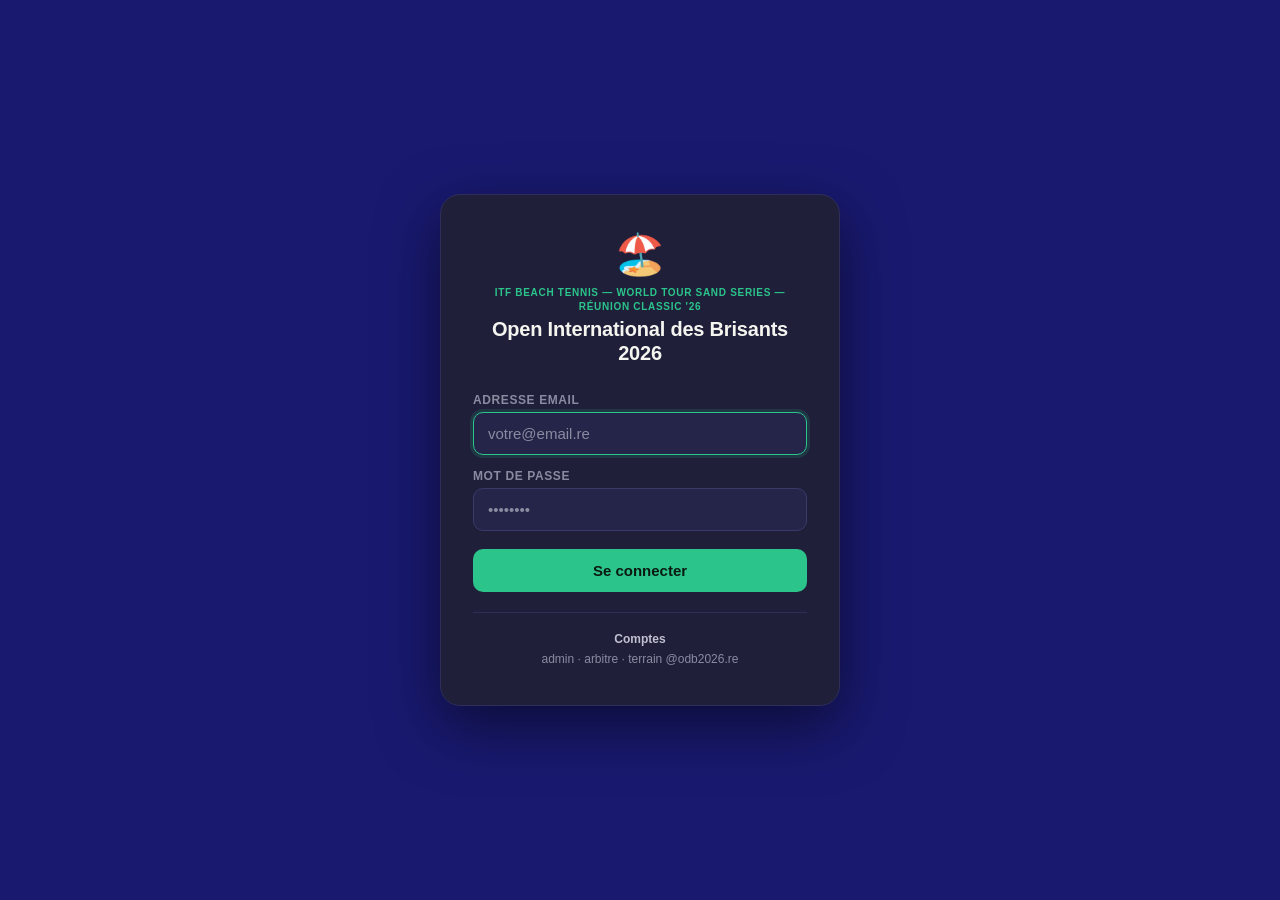
<file: rest.html>
<!DOCTYPE html>
<html lang="fr">
<head>
<meta charset="UTF-8">
<meta name="viewport" content="width=device-width, initial-scale=1.0">
<title>Temps de repos — Open des Brisants</title>
<link rel="stylesheet" href="style.css">
<style>
.rest-grid{display:grid;grid-template-columns:repeat(auto-fill,minmax(270px,1fr));gap:12px}
.team-card{background:var(--bg);border:1px solid var(--border);border-radius:var(--rl);padding:14px 16px;transition:border-color .2s}
.team-card.alert-low{border-color:var(--ca);background:var(--cal)}
.team-card.alert-mid{border-color:var(--cw);background:var(--cwl)}
.team-card.alert-ok{border-color:var(--cp)}
.team-card.playing{border-color:var(--cp);background:var(--cpl)}
.tc-top{display:flex;align-items:flex-start;justify-content:space-between;margin-bottom:8px}
.tc-name{font-size:14px;font-weight:700}
.tc-players{font-size:11px;color:var(--text3);margin-top:2px}
.tc-comp{font-size:11px;color:var(--text3)}
.tc-timer{font-size:26px;font-weight:800;font-variant-numeric:tabular-nums;text-align:right;min-width:80px}
.tc-timer.red{color:var(--ca)}.tc-timer.amber{color:var(--cw)}.tc-timer.green{color:var(--cp)}.tc-timer.playing{color:var(--cp);font-size:13px;padding-top:4px}
.tc-last{font-size:12px;color:var(--text2);margin-top:6px;display:flex;align-items:center;gap:6px}
.tc-next{font-size:12px;color:var(--text2);margin-top:3px;display:flex;align-items:center;gap:6px}
.progress-bar{height:4px;border-radius:2px;background:var(--bg3);margin-top:8px;overflow:hidden}
.progress-fill{height:100%;border-radius:2px;transition:width .5s}
.filters-bar{display:flex;gap:10px;flex-wrap:wrap;align-items:flex-end;margin-bottom:14px;background:var(--bg);border:1px solid var(--border);border-radius:var(--rl);padding:14px 16px}
.filters-bar .form-group{margin:0;flex:1;min-width:130px}
.search-highlight{background:rgba(29,158,117,.15);border-radius:3px}
</style>
</head>
<body>
<div class="app">
  <div class="topbar">
    <div class="topbar-brand"><div><div class="topbar-logo">ITF Sand Series</div><div class="topbar-name">Temps de repos</div></div></div>
    <div class="topbar-nav">
      <a href="portal.html">Portail</a><a href="admin.html">Admin</a>
      <a href="dashboard.html">Dashboard</a><a href="stats.html">Stats</a><a href="rest.html" class="active">Repos</a>
    </div>
    <div style="font-size:12px;color:rgba(255,255,255,.8);display:flex;align-items:center;gap:6px">
      <span class="live-dot"></span>Mise à jour auto
      <button class="btn btn-ghost btn-sm" style="color:rgba(255,255,255,.8)" onclick="auth.logout()">⎋</button>
    </div>
  </div>

  <div class="page-body">
    <div class="filters-bar">
      <!-- Recherche équipe ou joueur -->
      <div class="form-group" style="flex:2;min-width:200px">
        <label class="form-label">Recherche équipe ou joueur</label>
        <input class="form-input" id="search-input" placeholder="Nom d'équipe ou de joueur…" oninput="applyFilter()">
      </div>
      <div class="form-group">
        <label class="form-label">Compétition</label>
        <select class="form-select" id="filter-comp" onchange="applyFilter()"><option value="">Toutes</option></select>
      </div>
      <div class="form-group">
        <label class="form-label">Repos min. alerte (min)</label>
        <input type="number" class="form-input" id="min-rest" value="30" min="0" max="300" style="width:90px" onchange="applyFilter()">
      </div>
      <div style="display:flex;gap:6px;align-items:flex-end;flex-wrap:wrap">
        <button class="btn btn-primary btn-sm" onclick="sortBy('rest')">↑ Repos</button>
        <button class="btn btn-outline btn-sm" onclick="sortBy('name')">A-Z</button>
        <button class="btn btn-outline btn-sm" onclick="sortBy('next')">Prochain match</button>
        <button class="btn btn-outline btn-sm" onclick="loadData()">↻ Actualiser</button>
      </div>
    </div>

    <!-- Légende -->
    <div style="display:flex;gap:12px;flex-wrap:wrap;margin-bottom:14px;font-size:12px;color:var(--text2)">
      <span><span style="display:inline-block;width:10px;height:10px;border-radius:50%;background:var(--ca);margin-right:4px"></span>Repos insuffisant (&lt; seuil)</span>
      <span><span style="display:inline-block;width:10px;height:10px;border-radius:50%;background:var(--cw);margin-right:4px"></span>Repos court (&lt; 2× seuil)</span>
      <span><span style="display:inline-block;width:10px;height:10px;border-radius:50%;background:var(--cp);margin-right:4px"></span>Repos suffisant</span>
    </div>

    <div id="alert-zone" style="margin-bottom:12px"></div>
    <div id="result-count" style="font-size:12px;color:var(--text3);margin-bottom:10px"></div>

    <div class="rest-grid" id="rest-grid">
      <div class="loading-overlay" style="grid-column:1/-1"><div class="spinner"></div> Chargement…</div>
    </div>
  </div>
</div>

<script src="supabase.js"></script>
<script>
auth.require(['admin','arbitre']);

const activeTournamentId = getActiveTournament();
let allTeams = [], allMatches = [], allSets = [], allPlayers = [], allTeamPlayers = [], competitions = [];
let teamData = [], sortMode = 'rest';

async function init() {
  competitions = await sb.get('competition','tournament_id=eq.'+activeTournamentId).catch(()=>[]);
  fillSelect('filter-comp', competitions, c=>c.id, c=>c.name+' — '+c.category, 'Toutes');
  await loadData();
  setInterval(loadData, 30000);
  startLiveTick();
}

async function loadData() {
  const cids = competitions.map(c=>c.id);
  if (!cids.length) { renderGrid([]); return; }
  [allTeams, allPlayers, allTeamPlayers] = await Promise.all([
    sb.get('team','competition_id=in.('+cids.join(',')+')'+'&withdrawn=eq.false'),
    sb.get('player','order=last_name'),
    sb.get('team_player','order=position'),
  ]).catch(()=>[[],[],[]]);
  allMatches = await sb.get('match','competition_id=in.('+cids.join(',')+')'+'&select=*,competition(name,category),court(name),team1:team1_id(name),team2:team2_id(name)&order=scheduled_at').catch(()=>[]);
  const mids = allMatches.map(m=>m.id);
  allSets = mids.length ? await sb.get('set','match_id=in.('+mids.join(',')+')&order=set_number').catch(()=>[]) : [];
  buildTeamData();
  applyFilter();
}

function buildTeamData() {
  const now = Date.now();
  teamData = allTeams.map(team => {
    const played = allMatches.filter(m=>['finished','retired'].includes(m.status)&&(m.team1_id===team.id||m.team2_id===team.id))
      .sort((a,b)=>new Date(b.ts_match_end||b.scheduled_at)-new Date(a.ts_match_end||a.scheduled_at));
    const lastMatch = played[0];
    const lastEndTime = lastMatch ? new Date(lastMatch.ts_match_end||lastMatch.scheduled_at).getTime() : null;
    const restSec = lastEndTime ? Math.round((now-lastEndTime)/1000) : null;
    const upcoming = allMatches.filter(m=>['scheduled','warmup'].includes(m.status)&&(m.team1_id===team.id||m.team2_id===team.id)&&m.scheduled_at)
      .sort((a,b)=>new Date(a.scheduled_at)-new Date(b.scheduled_at));
    const nextMatch = upcoming[0];
    const current = allMatches.find(m=>m.status==='in_progress'&&(m.team1_id===team.id||m.team2_id===team.id));
    const comp = competitions.find(c=>c.id===team.competition_id);
    // Players
    const tps = allTeamPlayers.filter(tp=>tp.team_id===team.id);
    const players = tps.map(tp=>allPlayers.find(p=>p.id===tp.player_id)).filter(Boolean);
    const playerNames = players.map(p=>p.first_name+' '+p.last_name).join(' / ');
    return { team, comp, lastMatch, restSec, nextMatch, current, players, playerNames };
  });
}

function applyFilter() {
  buildTeamData();
  const q = (document.getElementById('search-input').value||'').toLowerCase().trim();
  const compFilter = document.getElementById('filter-comp').value;
  let data = teamData;
  // Filter by competition
  if (compFilter) data = data.filter(d=>d.team.competition_id===compFilter);
  // Filter by team name OR player name
  if (q) data = data.filter(d=>
    d.team.name.toLowerCase().includes(q) ||
    d.playerNames.toLowerCase().includes(q) ||
    d.players.some(p=>(p.first_name+' '+p.last_name).toLowerCase().includes(q))
  );
  data = sortData(data);
  document.getElementById('result-count').textContent = data.length+' équipe'+(data.length!==1?'s':'')+' affichée'+(data.length!==1?'s':'');
  renderAlerts(data);
  renderGrid(data, q);
}

function sortBy(mode) { sortMode=mode; applyFilter(); }
function sortData(data) {
  if (sortMode==='rest') return [...data].sort((a,b)=>(a.restSec??9999999)-(b.restSec??9999999));
  if (sortMode==='name') return [...data].sort((a,b)=>a.team.name.localeCompare(b.team.name));
  if (sortMode==='next') return [...data].sort((a,b)=>{const ta=a.nextMatch?new Date(a.nextMatch.scheduled_at):new Date('9999');const tb=b.nextMatch?new Date(b.nextMatch.scheduled_at):new Date('9999');return ta-tb;});
  return data;
}

function fmtRest(sec) { if (sec===null) return '—'; const h=Math.floor(sec/3600),m=Math.floor((sec%3600)/60); return h>0?h+'h'+String(m).padStart(2,'0'):m+'mn'; }
function timerColor(sec,minSec) { if (sec<minSec) return 'red'; if (sec<minSec*2) return 'amber'; return 'green'; }
function restClass(sec,minSec) { if (sec===null) return ''; if (sec<minSec) return 'alert-low'; if (sec<minSec*2) return 'alert-mid'; return 'alert-ok'; }

function highlight(text, q) {
  if (!q) return text;
  const idx = text.toLowerCase().indexOf(q);
  if (idx<0) return text;
  return text.slice(0,idx)+'<mark class="search-highlight">'+text.slice(idx,idx+q.length)+'</mark>'+text.slice(idx+q.length);
}

function renderAlerts(data) {
  const minSec = parseInt(document.getElementById('min-rest').value)*60;
  const crit = data.filter(d=>!d.current&&d.restSec!==null&&d.restSec<minSec);
  const zone = document.getElementById('alert-zone');
  zone.innerHTML = crit.length ? '<div class="alert alert-danger">⚠ '+crit.length+' équipe'+(crit.length>1?'s':'')+' sous le seuil de repos : '+crit.map(d=>'<strong>'+d.team.name+'</strong> ('+fmtRest(d.restSec)+')').join(', ')+'</div>' : '';
}

function renderGrid(data, q) {
  const minSec = parseInt(document.getElementById('min-rest').value)*60;
  const grid = document.getElementById('rest-grid');
  if (!data.length) { grid.innerHTML='<div class="loading-overlay" style="grid-column:1/-1;color:var(--text3)">Aucune équipe trouvée'+(document.getElementById('search-input').value?' pour cette recherche':'')+'</div>'; return; }

  grid.innerHTML = data.map(d=>{
    const {team,comp,lastMatch,restSec,nextMatch,current,players,playerNames}=d;
    const cardClass=current?'playing':restClass(restSec,minSec);
    const sets=lastMatch?allSets.filter(s=>s.match_id===lastMatch.id):[];
    const scoreStr=sets.length?sets.map(s=>s.score_t1+'-'+s.score_t2).join(' '):'—';
    const pct=restSec!==null?Math.min(100,Math.round(restSec/(minSec*3)*100)):0;
    const col=timerColor(restSec??9999,minSec);
    const colCss=col==='red'?'var(--ca)':col==='amber'?'var(--cw)':'var(--cp)';

    return '<div class="team-card '+cardClass+'" id="card-'+team.id+'">'+
      '<div class="tc-top">'+
      '<div>'+
      '<div class="tc-name">'+highlight(team.name,q)+'</div>'+
      (playerNames?'<div class="tc-players">'+highlight(playerNames,q)+'</div>':'') +
      '<div class="tc-comp">'+(comp?.name||'')+' — '+(comp?.category||'')+( team.seed?' · #'+team.seed:'')+'</div>'+
      '</div>'+
      '<div class="tc-timer '+(current?'playing':col)+'" id="timer-'+team.id+'">'+
      (current?'▶ Match en cours':(restSec!==null?fmtRest(restSec):'Pas encore joué'))+
      '</div></div>'+
      (restSec!==null&&!current?'<div class="progress-bar"><div class="progress-fill" style="width:'+pct+'%;background:'+colCss+'"></div></div>':'')+
      (lastMatch?'<div class="tc-last">⏮ '+sb.fmt.time(lastMatch.scheduled_at)+' · '+(lastMatch.court?.name||'?')+' · <strong>'+scoreStr+'</strong></div>':'<div class="tc-last" style="color:var(--text3)">Aucun match joué</div>')+
      (nextMatch?'<div class="tc-next">⏭ '+sb.fmt.time(nextMatch.scheduled_at)+' · '+(nextMatch.court?.name||'?')+' · vs '+(nextMatch.team1_id===team.id?nextMatch.team2?.name:nextMatch.team1?.name)+'</div>':'<div class="tc-next" style="color:var(--text3)">Aucun prochain match</div>')+
      '</div>';
  }).join('');
}

function startLiveTick() {
  setInterval(()=>{
    const minSec=parseInt(document.getElementById('min-rest').value)*60;
    teamData.forEach(d=>{
      if (d.current||d.restSec===null) return;
      d.restSec++;
      const el=document.getElementById('timer-'+d.team.id);
      if (el) { el.textContent=fmtRest(d.restSec); el.className='tc-timer '+timerColor(d.restSec,minSec); }
    });
  },1000);
}

if (activeTournamentId) init();
else document.getElementById('rest-grid').innerHTML='<div class="alert alert-warning" style="grid-column:1/-1">Aucun tournoi actif. <a href="portal.html">Portail</a></div>';
</script>
</body>
</html>
</file>
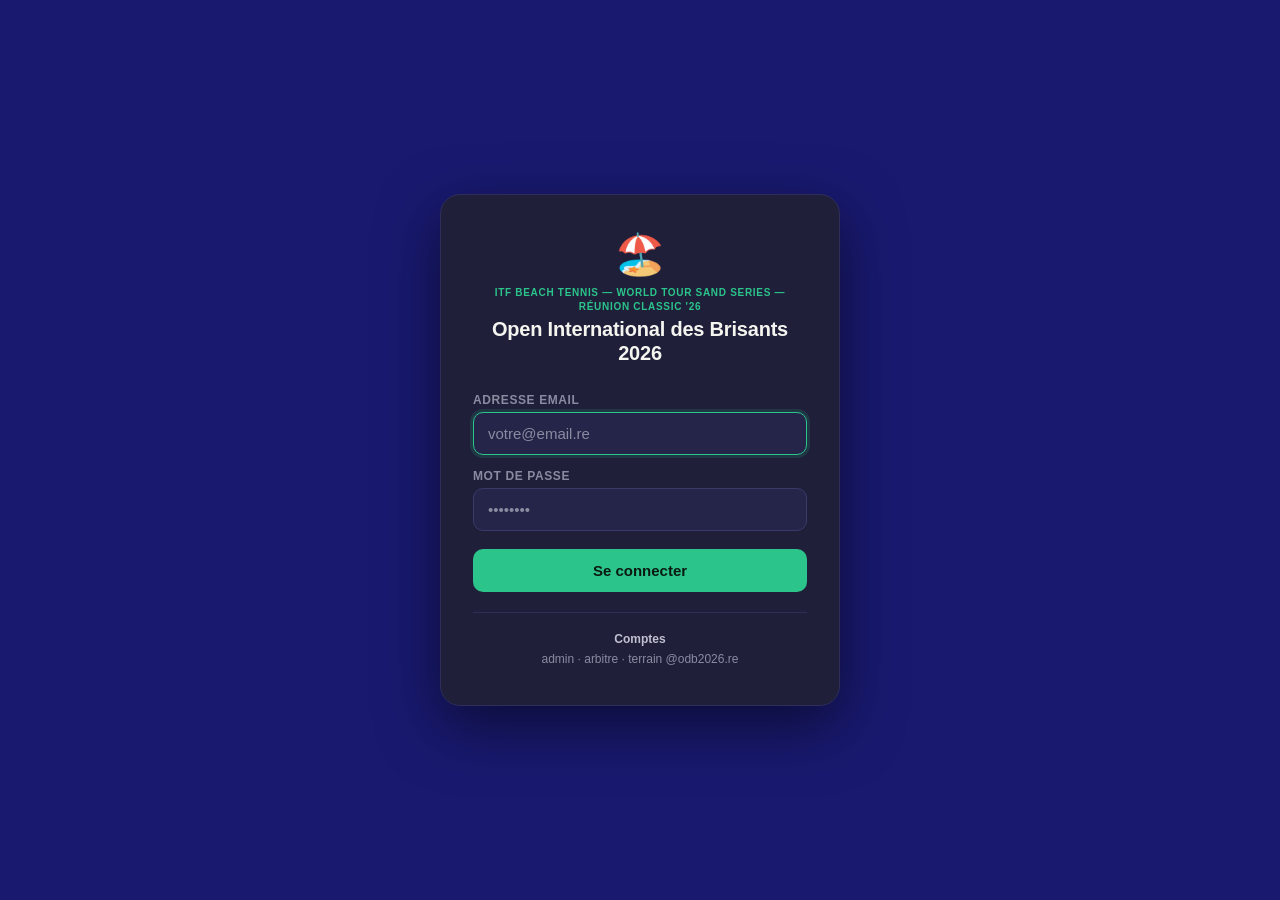
<file: sportive.html>
<!DOCTYPE html>
<html lang="fr">
<head>
<meta charset="UTF-8">
<meta name="viewport" content="width=device-width,initial-scale=1.0">
<meta name="theme-color" content="#191970">
<title>Commission Sportive — Dashboard</title>
<link rel="stylesheet" href="style.css">
<style>
.hero{background:var(--bg);border-bottom:1px solid var(--border2);padding:18px 20px 14px}
.hero-title{font-size:20px;font-weight:800;color:var(--text);margin-bottom:2px}
.hero-sub{font-size:12px;color:var(--text3)}
.period-label{font-size:15px;font-weight:700;color:var(--text);margin-bottom:8px;display:flex;align-items:center;gap:8px}
.period-now-badge{background:rgba(0,217,138,.18);border:1px solid rgba(0,217,138,.4);color:var(--cp);border-radius:20px;padding:3px 10px;font-size:11px;font-weight:700}
.period-next-badge{background:rgba(46,189,245,.12);border:1px solid rgba(46,189,245,.3);color:var(--cc);border-radius:20px;padding:3px 10px;font-size:11px;font-weight:700}
.role-section{margin-bottom:14px}
.role-title{font-size:10px;font-weight:700;color:var(--text3);text-transform:uppercase;letter-spacing:.07em;margin-bottom:7px}
.staff-grid{display:grid;grid-template-columns:repeat(auto-fill,minmax(190px,1fr));gap:8px}
.staff-card{background:var(--bg);border:1px solid var(--border2);border-radius:var(--rl);padding:11px 13px}
.staff-card.now{border-color:var(--cp);background:rgba(0,217,138,.06)}
.staff-card.nxt{border-color:var(--cc);background:rgba(46,189,245,.06)}
.sc-name{font-size:14px;font-weight:700;color:var(--text)}
.sc-detail{font-size:11px;color:var(--text3);margin-top:2px}
.sc-court{font-size:12px;font-weight:600;margin-top:3px}
.court-grid{display:grid;grid-template-columns:repeat(auto-fill,minmax(180px,1fr));gap:8px;margin-bottom:10px}
.court-card{background:var(--bg);border:1px solid var(--border2);border-radius:var(--rl);padding:10px 12px}
.court-card.covered{border-color:var(--cp)}
.court-card.uncovered{border-color:var(--ca);background:rgba(247,92,92,.05)}
.court-name-s{font-size:13px;font-weight:700;color:var(--text);margin-bottom:4px}
.empty-slot{text-align:center;padding:20px;color:var(--text3);background:var(--bg);border-radius:var(--rl);border:1px dashed var(--border2);font-size:13px}
.divider-h{height:2px;background:var(--border2);margin:16px 0;border-radius:1px}
.sim-bar{background:rgba(255,211,61,.1);border:1px solid rgba(255,211,61,.3);border-radius:8px;padding:5px 12px;display:flex;align-items:center;gap:8px;flex-wrap:wrap}
.sim-label{font-size:10px;font-weight:700;color:var(--cy);text-transform:uppercase;letter-spacing:.05em;flex-shrink:0}
.sim-input{background:transparent;border:none;color:var(--cy);font-size:12px;font-family:inherit;outline:none;cursor:pointer}
.clock{font-size:16px;font-weight:700;font-variant-numeric:tabular-nums;color:var(--cp)}
.clock.sim{color:var(--cy)}
.no-assign{color:var(--ca);font-size:12px;font-weight:600}
</style>
</head>
<body>
<div class="app">
  <div class="topbar">
    <div class="topbar-brand">
      <div>
        <div class="topbar-logo" id="tb-itf">Commission Sportive</div>
        <div class="topbar-name" id="tb-name">🦺 Dashboard Sportive</div>
      </div>
    </div>
    <div class="topbar-nav">
      <a href="portal.html">Portail</a>
      <a href="admin.html">Admin</a>
      <a href="dashboard.html">Juge-Arbitre</a>
    </div>
    <div style="display:flex;align-items:center;gap:8px">
      <span class="clock" id="clock">—</span>
      <button class="btn btn-ghost btn-sm" style="color:rgba(255,255,255,.55)" onclick="auth.logout()">⎋</button>
    </div>
  </div>

  <div class="page-body">
    <!-- Simulation bar -->
    <div class="sim-bar" style="margin-bottom:14px">
      <span class="sim-label">📅 Simulation</span>
      <input type="date" id="sim-date" class="sim-input" onchange="onSimChange()">
      <select id="sim-slot" class="sim-input" onchange="onSimChange()">
        <option value="AM">Matin (AM)</option>
        <option value="PM">Après-midi (PM)</option>
      </select>
      <button onclick="clearSim()" style="background:rgba(255,211,61,.2);border:1px solid rgba(255,211,61,.4);color:var(--cy);border-radius:6px;padding:3px 9px;font-size:11px;cursor:pointer;font-weight:600">✕ Temps réel</button>
      <span id="sim-active-label" style="font-size:11px;color:var(--cy);display:none">— Simulation active</span>
    </div>

    <div id="main-content">
      <div class="loading-overlay"><div class="spinner"></div> Chargement…</div>
    </div>
  </div>
</div>

<script src="supabase.js"></script>
<script>
auth.require(['admin','arbitre','terrain']);

function localDateStr(d){
  return d.getFullYear()+'-'+String(d.getMonth()+1).padStart(2,'0')+'-'+String(d.getDate()).padStart(2,'0');
}

const tid=getActiveTournament();
let staff=[], assign=[], courts=[], tournament=null, allDates=[];
let simDate=null, simSlot=null;

// Clock
function updateClock(){
  const el=document.getElementById('clock');
  if(!el)return;
  if(simDate){
    el.textContent=simDate+' '+( simSlot||'AM');
    el.className='clock sim';
  } else {
    el.textContent=new Date().toLocaleTimeString('fr-FR',{hour:'2-digit',minute:'2-digit',second:'2-digit'});
    el.className='clock';
  }
}
setInterval(updateClock,1000);updateClock();

function onSimChange(){
  simDate=document.getElementById('sim-date').value||null;
  simSlot=document.getElementById('sim-slot').value||'AM';
  document.getElementById('sim-active-label').style.display=simDate?'inline':'none';
  render();
}
function clearSim(){
  simDate=null;simSlot=null;
  document.getElementById('sim-date').value='';
  document.getElementById('sim-active-label').style.display='none';
  render();
}

function getNow(){
  if(simDate){
    const h=simSlot==='AM'?9:14;
    return new Date(simDate+'T'+String(h).padStart(2,'0')+':00:00');
  }
  return new Date();
}
function getCurrentSlot(){
  const now=getNow();
  return{date:localDateStr(now),slot:now.getHours()<13?'AM':'PM'};
}
function getNextSlot(cur){
  if(cur.slot==='AM') return{date:cur.date,slot:'PM'};
  const d=new Date(cur.date+'T00:00:00');d.setDate(d.getDate()+1);
  const next=localDateStr(d);
  if(allDates.includes(next))return{date:next,slot:'AM'};
  return null;
}
function fmtDate(d,slot){
  const label=new Date(d+'T00:00:00').toLocaleDateString('fr-FR',{weekday:'long',day:'numeric',month:'long'});
  return label+' — '+(slot==='AM'?'☀️ Matin':'🌤️ Après-midi');
}

async function init(){
  const el=document.getElementById('main-content');
  if(!tid){el.innerHTML='<div class="alert alert-warning">Aucun tournoi actif. <a href="portal.html">Portail</a></div>';return;}
  try{
    const ts=await sb.get('tournament','id=eq.'+tid);
    tournament=ts[0];
    if(tournament){
      document.getElementById('tb-name').textContent='🦺 Commission Sportive — '+tournament.name;
      if(tournament.itf_label)document.getElementById('tb-itf').textContent=tournament.itf_label;
      if(tournament.start_date&&tournament.end_date){
        const d=new Date(tournament.start_date+'T00:00:00'),end=new Date(tournament.end_date+'T00:00:00');
        while(d<=end){allDates.push(localDateStr(d));d.setDate(d.getDate()+1);}
      }
      // Pre-fill sim date picker with tournament dates
      const sdEl=document.getElementById('sim-date');
      if(sdEl&&allDates.length){sdEl.min=allDates[0];sdEl.max=allDates[allDates.length-1];}
    }
    await loadData();
    setInterval(loadData,60000);
  }catch(e){
    el.innerHTML='<div class="alert alert-danger">Erreur de chargement : '+e.message+'<br><small>Vérifiez que la migration SQL sportive a été exécutée dans Supabase.</small></div>';
  }
}

async function loadData(){
  try{
    courts=await sb.get('court','tournament_id=eq.'+tid+'&is_active=eq.true&order=sort_order').catch(()=>[]);
    staff=await sb.get('staff','tournament_id=eq.'+tid+'&order=last_name,first_name').catch(()=>[]);
    if(staff.length){
      const sids=staff.map(s=>s.id).join(',');
      assign=await sb.get('staff_assignment',
        'tournament_id=eq.'+tid
        +'&select=*,court(name)'
        +'&order=assign_date,slot'
      ).catch(()=>[]);
    } else {
      assign=[];
    }
    render();
  }catch(e){
    document.getElementById('main-content').innerHTML='<div class="alert alert-danger">Erreur : '+e.message+'</div>';
  }
}

function getSlotAssigns(date,slot){
  return assign.filter(a=>a.assign_date===date&&a.slot===slot);
}

function renderSlotBlock(date,slot,isNow){
  const assigns=getSlotAssigns(date,slot);
  const cls=isNow?'now':'nxt';
  const badgeCls=isNow?'period-now-badge':'period-next-badge';
  const badgeTxt=isNow?'En cours':'Prochaine demi-journée';

  let h='<div style="margin-bottom:16px">';
  h+='<div class="period-label">'+fmtDate(date,slot)+' <span class="'+badgeCls+'">'+badgeTxt+'</span></div>';

  if(!assigns.length){
    h+='<div class="empty-slot">Aucune affectation planifiée</div></div>';
    return h;
  }

  const resp=assigns.filter(a=>a.role==='responsable');
  const sup=assigns.filter(a=>a.role==='superviseur');
  const res=assigns.filter(a=>a.role==='reserve');

  // Terrains coverage
  h+='<div class="role-section"><div class="role-title">🏖️ Couverture des terrains</div>';
  h+='<div class="court-grid">';
  courts.forEach(c=>{
    const r=resp.find(a=>a.court_id===c.id);
    const sv=sup.filter(a=>{ try{return JSON.parse(a.courts_ids||'[]').includes(c.id);}catch{return false;} });
    const covered=!!r;
    h+='<div class="court-card '+(covered?'covered':'uncovered')+'">';
    h+='<div class="court-name-s">🏖️ '+c.name+'</div>';
    if(r){
      const st=staff.find(x=>x.id===r.staff_id);
      h+='<div class="sc-court" style="color:var(--cp)">'+(st?.last_name||'?')+' '+(st?.first_name||'')+(st?.is_player?' 🎾':'')+'</div>';
    } else {
      h+='<div class="no-assign">⚠️ Non affecté</div>';
    }
    sv.forEach(a=>{
      const st=staff.find(x=>x.id===a.staff_id);
      h+='<div style="font-size:11px;color:var(--cc);margin-top:2px">👁️ '+(st?.last_name||'?')+' '+(st?.first_name||'')+'</div>';
    });
    h+='</div>';
  });
  h+='</div></div>';

  // Full list by role
  if(resp.length){
    h+='<div class="role-section"><div class="role-title">Responsables terrain</div><div class="staff-grid">';
    resp.forEach(a=>{
      const st=staff.find(x=>x.id===a.staff_id);
      h+='<div class="staff-card '+cls+'">';
      h+='<div class="sc-name">'+(st?.last_name||'?')+' '+(st?.first_name||'')+'</div>';
      h+='<div class="sc-court" style="color:var(--cp)">Terrain : '+(a.court?.name||'—')+'</div>';
      if(st?.is_player)h+='<div class="sc-detail">🎾 Participe au tournoi</div>';
      if(a.notes)h+='<div class="sc-detail">'+a.notes+'</div>';
      h+='</div>';
    });
    h+='</div></div>';
  }
  if(sup.length){
    h+='<div class="role-section"><div class="role-title">Superviseurs multi-terrains</div><div class="staff-grid">';
    sup.forEach(a=>{
      const st=staff.find(x=>x.id===a.staff_id);
      let cids=[];try{cids=JSON.parse(a.courts_ids||'[]');}catch{}
      const cnames=cids.map(id=>courts.find(c=>c.id===id)?.name||id).join(', ');
      h+='<div class="staff-card '+cls+'">';
      h+='<div class="sc-name">'+(st?.last_name||'?')+' '+(st?.first_name||'')+'</div>';
      h+='<div class="sc-court" style="color:var(--cc)">👁️ '+(cnames||'Terrains à définir')+'</div>';
      if(a.notes)h+='<div class="sc-detail">'+a.notes+'</div>';
      h+='</div>';
    });
    h+='</div></div>';
  }
  if(res.length){
    h+='<div class="role-section"><div class="role-title">⏳ En réserve</div><div class="staff-grid">';
    res.forEach(a=>{
      const st=staff.find(x=>x.id===a.staff_id);
      h+='<div class="staff-card '+cls+'">';
      h+='<div class="sc-name">'+(st?.last_name||'?')+' '+(st?.first_name||'')+'</div>';
      if(a.notes)h+='<div class="sc-detail">'+a.notes+'</div>';
      h+='</div>';
    });
    h+='</div></div>';
  }
  h+='</div>';
  return h;
}

function render(){
  const cur=getCurrentSlot();
  const nxt=getNextSlot(cur);
  const inTournament=allDates.length===0||allDates.includes(cur.date);

  // Metrics
  const curA=getSlotAssigns(cur.date,cur.slot);
  const nxtA=nxt?getSlotAssigns(nxt.date,nxt.slot):[];
  const coveredCourts=new Set(curA.filter(a=>a.role==='responsable').map(a=>a.court_id).filter(Boolean)).size;

  let h='';
  h+='<div class="hero">';
  h+='<div class="hero-title">Commission Sportive — '+( tournament?.name||'')+'</div>';
  h+='<div class="hero-sub">'+(tournament?.location||'')+(simDate?' · 📅 Simulation : '+fmtDate(simDate,simSlot||'AM'):'')+'</div>';
  h+='<div class="card-grid cols4" style="margin-top:10px">';
  h+='<div class="metric"><div class="metric-label">Responsables</div><div class="metric-value green">'+staff.length+'</div></div>';
  h+='<div class="metric"><div class="metric-label">En poste maintenant</div><div class="metric-value" style="color:var(--cp)">'+curA.length+'</div></div>';
  h+='<div class="metric"><div class="metric-label">Terrains couverts</div><div class="metric-value" style="color:var(--cc)">'+coveredCourts+' / '+courts.length+'</div></div>';
  h+='<div class="metric"><div class="metric-label">Prochaine ½ journée</div><div class="metric-value" style="color:var(--co)">'+nxtA.length+' affecté'+(nxtA.length!==1?'s':'')+'</div></div>';
  h+='</div></div>';

  if(!inTournament&&!simDate){
    h+='<div class="alert alert-info" style="margin-top:12px">📅 Hors dates du tournoi. Utilisez la simulation pour prévisualiser.</div>';
    if(staff.length===0){
      h+='<div class="alert alert-warning" style="margin-top:8px">⚠️ Aucun responsable enregistré. <a href="admin.html" style="color:var(--co)">Admin → Sportive</a></div>';
    }
  } else {
    h+=renderSlotBlock(cur.date,cur.slot,true);
    h+='<div class="divider-h"></div>';
    if(nxt) h+=renderSlotBlock(nxt.date,nxt.slot,false);
    else h+='<div class="alert alert-success" style="margin-top:0">✓ Dernière demi-journée du tournoi.</div>';
  }

  h+='<div style="text-align:center;margin-top:16px;padding-top:14px;border-top:1px solid var(--border)">';
  h+='<a href="admin.html" class="btn btn-outline btn-sm">⚙️ Gérer les affectations</a>';
  h+='</div>';

  document.getElementById('main-content').innerHTML=h;
}

if(tid) init();
else document.getElementById('main-content').innerHTML='<div class="alert alert-warning">Aucun tournoi actif. <a href="portal.html">Portail</a></div>';
</script>
</body>
</html>
</file>
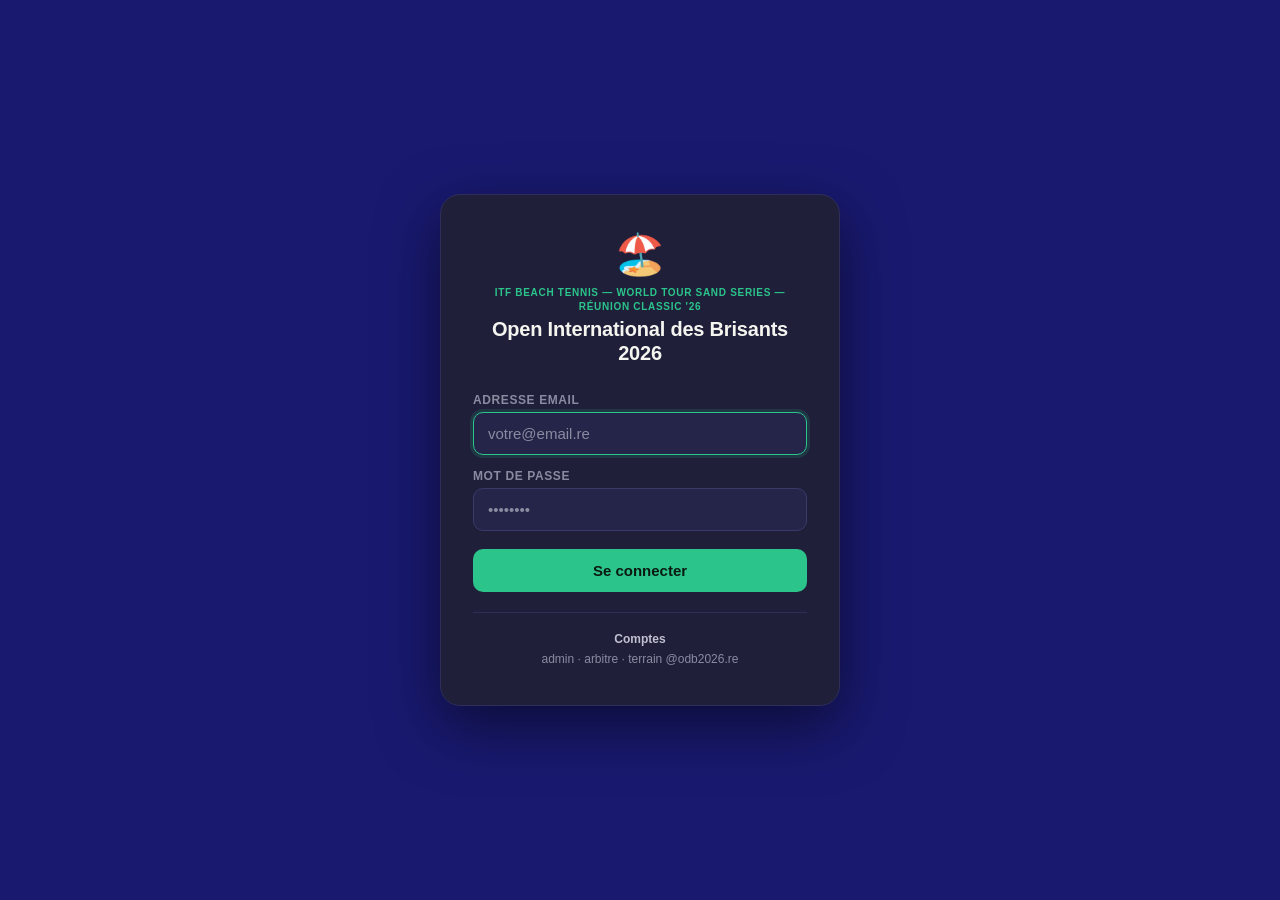
<file: terrain.html>
<!DOCTYPE html>
<html lang="fr">
<head>
<meta charset="UTF-8">
<meta name="viewport" content="width=device-width,initial-scale=1.0,maximum-scale=1.0,user-scalable=no">
<meta name="apple-mobile-web-app-capable" content="yes">
<meta name="theme-color" content="#191970">
<title>Terrain — Open des Brisants</title>
<style>
*{box-sizing:border-box;margin:0;padding:0;-webkit-tap-highlight-color:transparent}
:root{
  --cp:#00D98A;--cpd:#00A86B;--cpl:#0d3d28;
  --co:#FF8C42;--col:#3d1e00;
  --cc:#2EBDF5;--ccl:#082538;
  --ca:#F75C5C;--cal:#3a0d0d;
  --cy:#FFD93D;
  --bg:#191970;--bg2:#1f2280;--bg3:#0e0e3a;--bg4:#191970;
  --text:#EEF0FF;--text2:#A8B0E0;--text3:#6870B0;
  --border:#2a2e7a;--border2:#3540a0;
  --r:10px;--rl:14px;--rxl:18px;
}
body{font-family:-apple-system,BlinkMacSystemFont,'Segoe UI',sans-serif;background:var(--bg3);min-height:100vh}
.app{max-width:430px;margin:0 auto;min-height:100vh;display:flex;flex-direction:column;background:var(--bg)}
.topbar{background:var(--bg4);color:#fff;padding:0 14px 10px;padding-top:max(env(safe-area-inset-top),12px);border-bottom:1px solid var(--border2)}
.tb-inner{display:flex;align-items:center;gap:10px;margin-bottom:8px}
.tb-logo{height:28px;width:auto;object-fit:contain;flex-shrink:0;display:none}
.tb-center{flex:1;text-align:center;min-width:0}
.tb-itf{font-size:9px;font-weight:700;color:var(--cp);text-transform:uppercase;letter-spacing:.09em;display:none}
.tb-name{font-size:13px;font-weight:800;color:#fff;overflow:hidden;text-overflow:ellipsis;white-space:nowrap}
.tb-link{color:rgba(255,255,255,.55);font-size:11px;text-decoration:none;padding:4px 8px;border:1px solid rgba(255,255,255,.18);border-radius:6px;flex-shrink:0}
.tnav{display:flex;align-items:center}
.tnav-btn{background:rgba(255,255,255,.1);border:none;color:#fff;width:32px;height:32px;border-radius:8px;font-size:18px;cursor:pointer;display:flex;align-items:center;justify-content:center}
.tnav-btn:disabled{opacity:.2}
.tnav-center{flex:1;text-align:center}
.tnav-sub{font-size:9px;opacity:.6;text-transform:uppercase;letter-spacing:.07em}
.tnav-name{font-size:15px;font-weight:700}
.tdots{display:flex;justify-content:center;gap:4px;margin-top:5px}
.tdot{width:5px;height:5px;border-radius:50%;background:rgba(255,255,255,.2)}
.tdot.on{background:var(--cp)}
.nav-bar{display:flex;align-items:center;justify-content:space-between;padding:8px 12px;background:var(--bg2);border-bottom:1px solid var(--border)}
.nav-lbl{font-size:12px;font-weight:600;color:var(--text2);flex:1;text-align:center}
.nav-btn{background:rgba(255,255,255,.07);border:1px solid var(--border2);border-radius:7px;padding:5px 10px;font-size:12px;cursor:pointer;color:var(--text2)}
.nav-btn:disabled{opacity:.2}
/* CARDS */
.card{margin:10px 12px;background:var(--bg2);border-radius:var(--rl);padding:12px;border:1px solid var(--border)}
.match-time{font-size:22px;font-weight:700;color:var(--cp)}
.badge{display:inline-block;border-radius:20px;padding:2px 8px;font-size:11px;font-weight:600}
.badge-cat{background:var(--cpl);color:var(--cp);border:1px solid #1a5c3a}
.badge-comp{background:var(--ccl);color:var(--cc);border:1px solid #0a3d5a}
.rules-row{display:flex;gap:5px;flex-wrap:wrap;margin-top:7px;padding-top:7px;border-top:1px solid var(--border)}
.rule-chip{background:rgba(255,255,255,.05);border:1px solid var(--border);border-radius:20px;padding:2px 8px;font-size:10px;color:var(--text3);white-space:nowrap}
.rule-chip strong{color:var(--text2)}
/* CHRONO */
.chrono-box{display:flex;gap:8px;margin:8px 12px 0}
.chrono-pill{flex:1;background:var(--bg2);border-radius:var(--rl);padding:10px;text-align:center;border:1px solid var(--border)}
.chrono-lbl{font-size:9px;color:var(--text3);text-transform:uppercase;letter-spacing:.06em;margin-bottom:2px;font-weight:600}
.chrono-val{font-size:22px;font-weight:700;font-variant-numeric:tabular-nums}
.cw{color:var(--co)}.cover{color:var(--ca)}.cp{color:var(--cp)}
/* GUARDS */
.guard-box{margin:8px 12px 0;padding:9px 12px;background:var(--cal);border:1px solid var(--ca);border-radius:var(--r);font-size:12px;color:var(--ca);line-height:1.45}
.info-box{margin:8px 12px 0;padding:9px 12px;background:var(--cpl);border:1px solid #1a5c3a;border-radius:var(--r);font-size:12px;color:var(--cp);line-height:1.45}
/* BUTTONS */
.btns{padding:8px 12px 0}
.action-btn{width:100%;padding:13px 14px;border-radius:var(--rl);border:none;font-size:14px;font-weight:600;cursor:pointer;margin-bottom:8px;text-align:left;display:flex;align-items:center;justify-content:space-between;font-family:inherit}
.action-btn:active{opacity:.8}
.btn-warm{background:var(--col);border:1.5px solid var(--co);color:var(--co)}
.btn-endwarm{background:rgba(255,140,66,.08);border:1.5px solid #b86010;color:var(--co)}
.btn-play{background:var(--cpl);border:1.5px solid var(--cp);color:var(--cp)}
.btn-endset{background:var(--ccl);border:1.5px solid var(--cc);color:var(--cc)}
.btn-end{background:var(--cal);border:1.5px solid var(--ca);color:var(--ca)}
.btn-done{background:var(--bg2);border:1.5px solid var(--border);color:var(--text3);pointer-events:none}
.btn-locked{background:rgba(255,255,255,.03);border:1.5px dashed var(--border2);color:var(--text3);pointer-events:none}
.btn-tag{font-size:11px;font-weight:400;opacity:.6;margin-left:6px}
.btn-forfait{width:100%;padding:12px 14px;border-radius:var(--rl);border:1.5px dashed var(--ca);font-size:13px;font-weight:600;cursor:pointer;margin-bottom:8px;background:transparent;color:var(--ca);text-align:left;font-family:inherit;display:flex;align-items:center;gap:8px}
.btn-forfait:active{opacity:.8}
.retired-info{margin:0 12px 8px;padding:9px 12px;background:var(--cal);border:1px solid var(--ca);border-radius:var(--r);font-size:12px;color:var(--ca)}
.btn-master{width:100%;padding:12px 14px;border-radius:var(--rl);border:2px solid var(--ca);font-size:13px;font-weight:700;cursor:pointer;margin-bottom:8px;background:transparent;color:var(--ca);display:flex;align-items:center;gap:10px;font-family:inherit}
.btn-master.sent{background:var(--cal)}
/* SERVE */
.serve-box{margin:8px 12px 0;padding:10px 12px;background:var(--bg2);border-radius:var(--rl);border:1px solid var(--border)}
.serve-lbl{font-size:9px;color:var(--text3);text-transform:uppercase;letter-spacing:.06em;margin-bottom:7px;font-weight:600}
.serve-btn{display:block;width:100%;text-align:left;padding:9px 11px;border-radius:var(--r);border:1.5px solid var(--border2);background:var(--bg3);margin-bottom:5px;font-size:13px;cursor:pointer;color:var(--text2);font-weight:500;font-family:inherit}
.serve-btn.sel{border-color:var(--cp);background:var(--cpl);color:var(--cp);font-weight:600}
/* SCORE */
.score-section{padding:0 12px}
.team-row{display:flex;align-items:center;gap:5px;margin-bottom:9px;min-height:40px}
.sball{display:inline-block;width:12px;height:12px;border-radius:50%;background:var(--cy);border:2px solid #A89000;flex-shrink:0}
.sball.h{opacity:0}
.tname{font-size:13px;font-weight:600;flex:1;min-width:0;overflow:hidden;text-overflow:ellipsis;white-space:nowrap;color:var(--text)}
.tnat{font-size:10px;color:var(--text3);margin-left:3px}
.set-scores{display:flex;gap:3px}
.sc{display:flex;align-items:center}
.sd{width:32px;height:40px;display:flex;align-items:center;justify-content:center;font-size:19px;font-weight:700;background:var(--bg3);color:var(--text);border-top:1px solid var(--border2);border-bottom:1px solid var(--border2)}
.sd.lk{background:var(--bg2);color:var(--text3)}
.sd.win{background:var(--cpl);color:var(--cp)}
.sb{width:28px;height:40px;border:1px solid var(--border2);background:var(--bg2);cursor:pointer;font-size:16px;display:flex;align-items:center;justify-content:center;color:var(--text2)}
.sb.m{border-radius:7px 0 0 7px}
.sb.p{border-radius:0 7px 7px 0;background:var(--cp);color:#001a10;border-color:var(--cpd);font-weight:700}
.sb.lk{opacity:.22;pointer-events:none}
.sb:active:not(.lk){transform:scale(.88)}
/* LOG / MINI */
.log-section{margin:8px 12px 0;padding-top:8px;border-top:1px solid var(--border)}
.log-title{font-size:9px;color:var(--text3);text-transform:uppercase;letter-spacing:.06em;margin-bottom:5px;font-weight:600}
.log-item{font-size:11px;color:var(--text3);padding:3px 0;display:flex;gap:8px;border-bottom:1px solid var(--border)}
.log-item:last-child{border-bottom:none}
.log-t{font-weight:700;color:var(--text2);min-width:38px}
.mini-list{padding:10px 12px 44px}
.mini-lbl{font-size:9px;color:var(--text3);text-transform:uppercase;letter-spacing:.06em;margin-bottom:6px;font-weight:600}
.mini-m{display:flex;align-items:center;gap:6px;padding:8px 10px;border-radius:var(--r);border:1px solid var(--border);margin-bottom:4px;background:var(--bg2);cursor:pointer}
.mini-m.on{border-color:var(--cp);background:var(--cpl)}
.mini-m.done{opacity:.4}
.mini-time{font-size:11px;font-weight:700;min-width:35px;color:var(--text3)}
.mini-dot{width:6px;height:6px;border-radius:50%;flex-shrink:0}
.mini-teams{font-size:11px;flex:1;min-width:0;color:var(--text2)}
.mini-sc{font-size:11px;font-weight:700;color:var(--cp)}
/* MODAL FORFAIT */
.m-overlay{position:fixed;inset:0;background:rgba(0,0,0,.75);z-index:200;display:flex;align-items:flex-end;justify-content:center}
.m-sheet{background:var(--bg);border:1px solid var(--border2);border-radius:var(--rxl) var(--rxl) 0 0;padding:20px 16px 32px;width:100%;max-width:430px;max-height:88vh;overflow-y:auto}
.m-title{font-size:16px;font-weight:700;color:var(--text);margin-bottom:14px}
.m-group{margin-bottom:12px}
.m-label{display:block;font-size:11px;font-weight:600;color:var(--text3);text-transform:uppercase;letter-spacing:.05em;margin-bottom:5px}
.m-select{width:100%;padding:10px 11px;border-radius:var(--r);border:1px solid var(--border2);background:var(--bg2);color:var(--text);font-size:14px;font-family:inherit;outline:none}
.m-select:focus{border-color:var(--cp)}
.m-select option{background:var(--bg2)}
.m-textarea{width:100%;padding:9px 11px;border-radius:var(--r);border:1px solid var(--border2);background:var(--bg2);color:var(--text);font-size:13px;font-family:inherit;outline:none;resize:vertical;min-height:60px}
.m-textarea:focus{border-color:var(--cp)}
.m-actions{display:flex;gap:10px;margin-top:16px}
.m-cancel{flex:1;padding:12px;border-radius:var(--r);border:none;font-size:14px;font-weight:700;cursor:pointer;font-family:inherit;background:var(--bg2);color:var(--text2)}
.m-confirm{flex:1;padding:12px;border-radius:var(--r);border:none;font-size:14px;font-weight:700;cursor:pointer;font-family:inherit;background:var(--ca);color:#fff}
.sync{position:fixed;bottom:16px;right:16px;border-radius:20px;padding:5px 13px;font-size:12px;font-weight:600;opacity:0;transition:opacity .3s;pointer-events:none;z-index:50}
.sync.show{opacity:1}.sync.ok{background:var(--cp);color:#001a10}.sync.err{background:var(--ca);color:#fff}
</style>
</head>
<body>
<div class="app">
  <div class="topbar">
    <div class="tb-inner">
      <img id="logo-left"  class="tb-logo" alt="">
      <div class="tb-center">
        <div class="tb-itf"  id="tb-itf"></div>
        <div class="tb-name" id="tb-name">Open des Brisants</div>
      </div>
      <img id="logo-right" class="tb-logo" alt="">
      <a href="portal.html" class="tb-link">Portail</a>
    </div>
    <div class="tnav">
      <button class="tnav-btn" id="btn-tp" onclick="changeTerrain(-1)">‹</button>
      <div class="tnav-center">
        <div class="tnav-sub">Terrain</div>
        <div class="tnav-name" id="terrain-name">…</div>
        <div id="terrain-staff" style="font-size:10px;color:var(--cp);opacity:.85;margin-top:2px;display:none"></div>
      </div>
      <button class="tnav-btn" id="btn-tn" onclick="changeTerrain(1)">›</button>
    </div>
    <div class="tdots" id="tdots"></div>
  </div>

  <div class="nav-bar">
    <button class="nav-btn" id="btn-dp" onclick="changeDay(-1)">← Préc.</button>
    <span class="nav-lbl" id="day-lbl">…</span>
    <button class="nav-btn" id="btn-dn" onclick="changeDay(1)">Suiv. →</button>
  </div>
  <div class="nav-bar">
    <button class="nav-btn" id="btn-mp" onclick="gotoMatch(-1)">← Préc.</button>
    <span class="nav-lbl" id="match-cnt" style="color:var(--text3)">…</span>
    <button class="nav-btn" id="btn-mn" onclick="gotoMatch(1)">Suiv. →</button>
  </div>

  <div id="main"></div>
</div>

<!-- MODAL FORFAIT -->
<div id="forf-overlay" class="m-overlay" style="display:none" onclick="if(event.target===this)closeForf()">
  <div class="m-sheet">
    <div class="m-title">⚠️ Signaler un forfait / abandon</div>
    <div class="m-group">
      <label class="m-label">Équipe concernée *</label>
      <select class="m-select" id="forf-team"></select>
    </div>
    <div class="m-group">
      <label class="m-label">Type *</label>
      <select class="m-select" id="forf-type" onchange="onForfType()">
        <option value="">— Sélectionner —</option>
        <option value="Forfait">Forfait (avant le match)</option>
        <option value="Abandon">Abandon (pendant échauffement/match)</option>
      </select>
    </div>
    <div class="m-group" id="forf-reason-wrap" style="display:none">
      <label class="m-label">Raison de l'abandon *</label>
      <select class="m-select" id="forf-reason">
        <option value="">— Sélectionner —</option>
        <option>Blessure</option>
        <option>Épuisement</option>
        <option>Chaleur</option>
        <option>Problème médical</option>
        <option>Autre</option>
      </select>
    </div>
    <div class="m-group">
      <label class="m-label">Commentaire (optionnel)</label>
      <textarea class="m-textarea" id="forf-comment" placeholder="Précisions…"></textarea>
    </div>
    <div class="m-actions">
      <button class="m-cancel" onclick="closeForf()">Annuler</button>
      <button class="m-confirm" onclick="confirmForf()">Confirmer</button>
    </div>
  </div>
</div>

<div class="sync" id="sync"></div>

<script src="supabase.js"></script>
<script>
auth.require(['admin','arbitre','terrain']);

function localDateStr(d){return d.getFullYear()+'-'+String(d.getMonth()+1).padStart(2,'0')+'-'+String(d.getDate()).padStart(2,'0');}
const forcedCourt=new URLSearchParams(location.search).get('court');
let courts=[], days=[], terrainIdx=0, dayIdx=0, matchIdx=0;
const S={};   // State per match id
const TIM={}; // Timers per match id
let forfMid=null, forfMatchData=null;

// ─── SCORE LOGIC ─────────────────────────────────────────────
// Returns set winner (0=team1, 1=team2, null=not done)
// Based on competition format: gamesPerSet, tiebreakAt
function setWinner(sc1, sc2, gamesPerSet, tiebreakAt){
  // Won by reaching gamesPerSet with 2 ahead, OR tiebreak
  if(sc1>=gamesPerSet&&sc1-sc2>=2) return 0;
  if(sc2>=gamesPerSet&&sc2-sc1>=2) return 1;
  // Tiebreak: at tiebreakAt/tiebreakAt, one more game wins
  if(sc1===tiebreakAt&&sc2===tiebreakAt){
    if(sc1>sc2) return 0; // won TB
    if(sc2>sc1) return 1;
  }
  if(sc1===tiebreakAt+1&&sc2===tiebreakAt) return 0;
  if(sc2===tiebreakAt+1&&sc1===tiebreakAt) return 1;
  return null;
}

// Returns super TB winner (first to N with 2 ahead)
function superTBWinner(sc1, sc2, points){
  if(sc1>=points&&sc1-sc2>=2) return 0;
  if(sc2>=points&&sc2-sc1>=2) return 1;
  return null;
}

// Compute match result from scores
// Returns {winner: 0|1|null, sets1: X, sets2: Y, isOver: bool}
function computeMatchResult(scores, locked, set3, comp){
  const gps=comp?.games_per_set||6;
  const tba=comp?.tiebreak_at||6;
  const stp=comp?.super_tb_points||10;
  let sets1=0, sets2=0;
  for(let i=0;i<2;i++){
    if(!locked.includes(i))continue;
    const w=setWinner(scores[i][0],scores[i][1],gps,tba);
    if(w===0)sets1++;else if(w===1)sets2++;
  }
  // 3rd set
  if(set3&&locked.includes(2)){
    const w=superTBWinner(scores[2][0],scores[2][1],stp);
    if(w===0)sets1++;else if(w===1)sets2++;
  }
  // Match won?
  if(sets1>=2)return{winner:0,sets1,sets2,isOver:true};
  if(sets2>=2)return{winner:1,sets1,sets2,isOver:true};
  return{winner:null,sets1,sets2,isOver:false};
}

// ─── INIT ─────────────────────────────────────────────────────
async function init(){
  const tid=getActiveTournament();
  if(!tid){show('<div style="padding:48px 20px;text-align:center;color:var(--text3)">🏖️<br>Aucun tournoi. <a href="portal.html" style="color:var(--cp)">Portail</a></div>');return;}
  const ts=await sb.get('tournament','id=eq.'+tid).catch(()=>[]);
  applyBrand(ts[0]);
  courts=await sb.get('court','tournament_id=eq.'+tid+'&is_active=eq.true&order=sort_order').catch(()=>[]);
  if(!courts.length){show('<div style="padding:40px;text-align:center;color:var(--text3)">Aucun terrain configuré.</div>');return;}
  if(forcedCourt){const i=courts.findIndex(c=>c.id===forcedCourt);if(i>=0)terrainIdx=i;}
  // Load staff AFTER courts so updateStaffDisplay can find the right court
  await loadCurrentStaff(tid);
  await loadCourt();
}

function applyBrand(t){
  if(!t)return;
  const ll=document.getElementById('logo-left'),lr=document.getElementById('logo-right');
  const itf=document.getElementById('tb-itf'),nm=document.getElementById('tb-name');
  if(t.logo1_url){ll.src=t.logo1_url;ll.style.display='block';ll.onerror=()=>ll.style.display='none';}
  if(t.logo2_url){lr.src=t.logo2_url;lr.style.display='block';lr.onerror=()=>lr.style.display='none';}
  if(t.name)nm.textContent=t.name;
  if(t.itf_label){itf.textContent=t.itf_label;itf.style.display='block';}
}

// Load staff assignment for current court + slot, display in topbar
let staffAssignCache=[], staffCache=[];
async function loadCurrentStaff(tid){
  // Individual catches so one failure doesn't clear both arrays
  staffAssignCache=await sb.get('staff_assignment','tournament_id=eq.'+tid+'&order=assign_date,slot').catch(()=>[]);
  staffCache=await sb.get('staff','tournament_id=eq.'+tid).catch(()=>[]);
}
function updateStaffDisplay(){
  const el=document.getElementById('terrain-staff');
  if(!el)return;
  const court=courts[terrainIdx];
  if(!court){el.style.display='none';return;}

  const now=new Date();
  const dateStr=localDateStr(now);
  const slot=now.getHours()<13?'AM':'PM';

  // Show debug count so we can diagnose
  const dbg='['+staffAssignCache.length+' assigns / '+staffCache.length+' staff / '+dateStr+' '+slot+']';

  // Find responsable for this court + today + current slot
  const resp=staffAssignCache.find(x=>
    x.assign_date===dateStr&&x.slot===slot&&
    x.role==='responsable'&&x.court_id===court.id
  );
  // Find superviseur covering this court
  const sup=staffAssignCache.find(x=>{
    if(x.assign_date!==dateStr||x.slot!==slot||x.role!=='superviseur')return false;
    try{return JSON.parse(x.courts_ids||'[]').includes(court.id);}catch{return false;}
  });

  const lines=[];
  if(resp){
    const st=staffCache.find(s=>s.id===resp.staff_id);
    if(st)lines.push('🏖️ '+st.last_name+' '+st.first_name+(st.is_player?' 🎾':''));
  }
  if(sup){
    const st=staffCache.find(s=>s.id===sup.staff_id);
    if(st)lines.push('👁️ '+st.last_name+' '+st.first_name);
  }

  if(lines.length){
    el.innerHTML=lines.join(' &nbsp;·&nbsp; ');
    el.style.display='block';
  } else {
    // Show debug info on screen to diagnose the issue
    let dbgLines='<div style="background:rgba(0,0,0,.4);border-radius:6px;padding:6px;font-size:9px;color:rgba(255,255,255,.6)">';
    dbgLines+=dbg+'<br>Court ID: '+court.id+'<br>';
    staffAssignCache.slice(0,10).forEach(x=>{
      const match=(x.assign_date===dateStr&&x.slot===slot)?'✓':'✗';
      const courtMatch=(x.court_id===court.id)?'✓court':'';
      dbgLines+=match+' '+x.assign_date+' '+x.slot+' '+x.role+' '+courtMatch+'<br>';
    });
    dbgLines+='</div>';
    el.innerHTML=dbgLines;
    el.style.display='block';
  }
}

async function loadCourt(){
  const court=courts[terrainIdx];const tid=getActiveTournament();
  const comps=await sb.get('competition','tournament_id=eq.'+tid).catch(()=>[]);
  const cids=comps.map(c=>c.id);
  if(!cids.length){days=[{label:'Aucune compétition',matches:[]}];render();return;}
  const matches=await sb.get('match',
    'competition_id=in.('+cids.join(',')+')'
    +'&court_id=eq.'+court.id
    +'&select=*'
    +',competition(name,category,match_format,sets_to_win,net_height_cm,balls_per_match,ball_change_rule,games_per_set,tiebreak_at,super_tb_points)'
    +',team1:team1_id(name,nationality)'
    +',team2:team2_id(name,nationality)'
    +'&order=scheduled_at'
  ).catch(()=>[]);
  const mids=matches.map(m=>m.id);
  const sets=mids.length?await sb.get('set','match_id=in.('+mids.join(',')+')'+'&order=set_number').catch(()=>[]):[];

  matches.forEach(m=>{
    if(!S[m.id]){
      S[m.id]={
        status:m.status,scores:[[0,0],[0,0],[0,0]],
        set3:false,curSet:0,locked:[],
        server:null,serving:null,
        warmStart:m.ts_warm_start||null,warmEnd:m.ts_warm_end||null,
        matchStart:m.ts_match_start||null,matchEnd:m.ts_match_end||null,
        warmSec:0,matchSec:0,masterAlert:m.master_alert||false,
        retReason:m.retirement_reason||null,winnerId:m.winner_id||null,log:[],
      };
    } else {
      S[m.id].status=m.status;S[m.id].masterAlert=m.master_alert||false;
      S[m.id].winnerId=m.winner_id||null;
    }
    const s=S[m.id];
    if(m.ts_warm_start){const e=m.ts_warm_end?new Date(m.ts_warm_end):new Date();s.warmSec=Math.round((e-new Date(m.ts_warm_start))/1000);}
    if(m.ts_match_start){const e=m.ts_match_end?new Date(m.ts_match_end):(m.status==='in_progress'?new Date():new Date(m.ts_match_start));s.matchSec=Math.max(0,Math.round((e-new Date(m.ts_match_start))/1000));}
    const ms=sets.filter(st=>st.match_id===m.id).sort((a,b)=>a.set_number-b.set_number);
    if(ms.length){
      ms.forEach(st=>s.scores[st.set_number-1]=[st.score_t1,st.score_t2]);
      s.locked=[...Array(ms.filter(st=>!!st.ts_end).length).keys()];
      s.curSet=Math.min(ms.length,2);
      if(ms.length===3)s.set3=true;
    }
  });

  const dm={};
  matches.forEach(m=>{
    const d=m.scheduled_at?localDateStr(new Date(m.scheduled_at)):'x';
    if(!dm[d])dm[d]={date:d,label:d==='x'?'Sans date':new Date(d+'T12:00:00').toLocaleDateString('fr-FR',{weekday:'long',day:'numeric',month:'long'}),matches:[]};
    dm[d].matches.push(m);
  });
  days=Object.values(dm).sort((a,b)=>(a.date||'').localeCompare(b.date||''));
  if(!days.length)days=[{label:'Aucun match',matches:[]}];
  if(dayIdx>=days.length)dayIdx=0;
  if(matchIdx>=(days[dayIdx]?.matches.length||0))matchIdx=0;
  Object.values(TIM).forEach(t=>clearInterval(t));
  matches.forEach(m=>{if(m.status==='warmup')startWarm(m.id);if(m.status==='in_progress')startPlay(m.id);});
  render();
}

// ─── TIMERS ───────────────────────────────────────────────────
function startWarm(mid){stopTimer(mid);TIM[mid]=setInterval(()=>{if(S[mid]){S[mid].warmSec++;tick();}},1000);}
function startPlay(mid){stopTimer(mid);TIM[mid]=setInterval(()=>{if(S[mid]){S[mid].matchSec++;tick();}},1000);}
function stopTimer(mid){if(TIM[mid]){clearInterval(TIM[mid]);delete TIM[mid];}}
function f2(s){return String(Math.floor(s/60)).padStart(2,'0')+':'+String(s%60).padStart(2,'0');}
function nowISO(){return new Date().toISOString();}
function nowHM(){return new Date().toTimeString().slice(0,5);}

function tick(){
  const ms=days[dayIdx]?.matches||[];const m=ms[matchIdx];if(!m)return;
  const s=S[m.id];if(!s)return;
  const ew=document.getElementById('cw');
  if(ew){
    ew.textContent=f2(s.warmSec);
    ew.className='chrono-val '+(s.warmSec>=270?'cw':'cover');
    const gh=document.getElementById('guard-warm');
    if(gh){if(s.warmSec>=270)gh.style.display='none';else gh.textContent='⏱ Minimum 4:30 — encore '+f2(270-s.warmSec);}
    const bew=document.getElementById('btn-endwarm');
    if(bew&&s.status==='warmup'&&!s.warmEnd&&s.warmSec>=270){
      bew.className='action-btn btn-endwarm';
      bew.onclick=()=>doAction(m.id,'endWarm');
    }
  }
  const ep=document.getElementById('cp');if(ep)ep.textContent=f2(s.matchSec);
}

function prevDone(){
  const ms=days[dayIdx]?.matches||[];
  for(let i=0;i<matchIdx;i++){
    const ps=S[ms[i].id];
    if(ps&&!['finished','retired','walkover'].includes(ps.status))
      return{ok:false,t1:ms[i].team1?.name||'?',t2:ms[i].team2?.name||'?'};
  }
  return{ok:true};
}

// ─── ACTIONS ──────────────────────────────────────────────────
async function doAction(mid,action,extra){
  extra=extra||{};
  const s=S[mid];if(!s)return;
  const matches=days[dayIdx]?.matches||[];
  const m=matches.find(x=>x.id===mid);
  const comp=m?.competition||{};
  const now=nowISO();const hm=nowHM();
  let patch={};

  switch(action){
    case 'startWarm':{
      const g=prevDone();
      if(!g.ok){alert('⛔ Impossible de démarrer l\'échauffement\n\nLe match précédent ('+g.t1+' vs '+g.t2+') n\'est pas encore terminé.');return;}
      if(s.warmStart)return;
      s.warmStart=now;s.status='warmup';patch={status:'warmup',ts_warm_start:now};
      s.log.push({t:hm,msg:'Début échauffement'});startWarm(mid);break;
    }
    case 'endWarm':{
      if(s.warmEnd||!s.warmStart)return;
      if(s.warmSec<270){alert('⛔ Durée minimale 4:30 non atteinte\nActuelle : '+f2(s.warmSec)+'\nEncore : '+f2(270-s.warmSec));return;}
      const dur=Math.round((new Date(now)-new Date(s.warmStart))/1000);
      s.warmEnd=now;stopTimer(mid);s.status='serve-select';
      patch={ts_warm_end:now,warm_duration_sec:dur};
      s.log.push({t:hm,msg:'Fin échauffement ('+f2(dur)+')'});break;
    }
    case 'selectServer':s.server=extra.team;s.serving=extra.team;break;
    case 'startMatch':{
      if(s.matchStart||s.server===null)return;
      s.matchStart=now;s.status='in_progress';
      patch={status:'in_progress',ts_match_start:now,server_team:s.server+1};
      s.log.push({t:hm,msg:'Début du match'});startPlay(mid);
      await sb.post('set',{match_id:mid,set_number:1,score_t1:0,score_t2:0,ts_start:now}).catch(()=>{});break;
    }
    case 'endSet':{
      const cs=s.curSet;
      if(s.locked.includes(cs)||s.status!=='in_progress')return;
      s.locked.push(cs);
      const sc=s.scores[cs];
      await sb.patch('set','match_id=eq.'+mid+'&set_number=eq.'+(cs+1),{score_t1:sc[0],score_t2:sc[1],ts_end:now,duration_sec:0}).catch(()=>{});
      s.log.push({t:hm,msg:'Fin Set '+(cs+1)+' ('+sc[0]+'-'+sc[1]+')'});
      s.serving=s.serving===0?1:0;s.curSet=cs+1;
      // Check if match is now over after this set
      const res=computeMatchResult(s.scores,s.locked,s.set3,comp);
      if(res.isOver){await autoEndMatch(mid,m,s,res,now,hm);return;}
      // Need 3rd set?
      if(s.curSet===2&&res.sets1===1&&res.sets2===1){
        s.set3=true;
        await sb.post('set',{match_id:mid,set_number:3,score_t1:0,score_t2:0,ts_start:now}).catch(()=>{});
      } else if(s.curSet<3){
        await sb.post('set',{match_id:mid,set_number:s.curSet+1,score_t1:0,score_t2:0,ts_start:now}).catch(()=>{});
      }
      break;
    }
    case 'endMatch':{
      if(s.matchEnd||s.status==='retired')return;
      // Guard: at least 2 sets must be locked
      if(s.locked.length<2){alert('⛔ Impossible de terminer le match\n\nLes 2 premiers sets doivent être validés avant de terminer le match.');return;}
      const res=computeMatchResult(s.scores,s.locked,s.set3,comp);
      await autoEndMatch(mid,m,s,res,now,hm);return;
    }
    case 'score':{
      const{team,set,delta}=extra;if(s.locked.includes(set))return;
      s.scores[set][team]=Math.max(0,s.scores[set][team]+delta);
      if(delta===1)s.serving=s.serving===0?1:0;
      clearTimeout(s._st);
      s._st=setTimeout(()=>{const sc=s.scores[set];sb.patch('set','match_id=eq.'+mid+'&set_number=eq.'+(set+1),{score_t1:sc[0],score_t2:sc[1]}).catch(()=>{});},700);
      break;
    }
    case 'master':
      s.masterAlert=!s.masterAlert;patch={master_alert:s.masterAlert};
      s.log.push({t:hm,msg:s.masterAlert?'🚨 Alerte Master envoyée':'🚨 Alerte annulée'});break;
  }

  if(Object.keys(patch).length){
    const ok=await sb.patch('match','id=eq.'+mid,patch).then(()=>true).catch(()=>false);
    flashSync(ok);
  }
  render();
}

async function autoEndMatch(mid,m,s,res,now,hm){
  const dur=s.matchStart?Math.round((new Date(now)-new Date(s.matchStart))/1000):0;
  s.matchEnd=now;s.status='finished';stopTimer(mid);
  const winnerId=res.winner===0?m.team1_id:res.winner===1?m.team2_id:null;
  s.winnerId=winnerId;
  const winnerName=res.winner===0?m.team1?.name:res.winner===1?m.team2?.name:'Indéterminé';
  s.log.push({t:hm,msg:'Fin du match — Vainqueur : '+(winnerName||'?')+' ('+f2(dur)+')'});
  const ok=await sb.patch('match','id=eq.'+mid,{
    status:'finished',ts_match_end:now,match_duration_sec:dur,
    winner_id:winnerId,
  }).then(()=>true).catch(()=>false);
  flashSync(ok);
  render();
}

function flashSync(ok){
  const el=document.getElementById('sync');
  el.textContent=ok?'✓ Synchronisé':'✗ Erreur sync';
  el.className='sync show '+(ok?'ok':'err');
  clearTimeout(el._t);el._t=setTimeout(()=>el.className='sync',2500);
}

// ─── FORFAIT MODAL ────────────────────────────────────────────
function openForf(mid,m){
  forfMid=mid;forfMatchData=m;
  const sel=document.getElementById('forf-team');
  sel.innerHTML='<option value="">— Sélectionner l\'équipe —</option>';
  if(m.team1?.name)sel.innerHTML+='<option value="1">'+m.team1.name+'</option>';
  if(m.team2?.name)sel.innerHTML+='<option value="2">'+m.team2.name+'</option>';
  document.getElementById('forf-type').value='';
  document.getElementById('forf-reason').value='';
  document.getElementById('forf-comment').value='';
  document.getElementById('forf-reason-wrap').style.display='none';
  document.getElementById('forf-overlay').style.display='flex';
}
function closeForf(){document.getElementById('forf-overlay').style.display='none';forfMid=null;forfMatchData=null;}
function onForfType(){document.getElementById('forf-reason-wrap').style.display=document.getElementById('forf-type').value==='Abandon'?'block':'none';}
async function confirmForf(){
  const team=document.getElementById('forf-team').value;
  const type=document.getElementById('forf-type').value;
  const reason=document.getElementById('forf-reason').value;
  const comment=document.getElementById('forf-comment').value.trim();
  if(!team){alert('Sélectionnez l\'équipe.');return;}
  if(!type){alert('Sélectionnez le type.');return;}
  if(type==='Abandon'&&!reason){alert('Sélectionnez la raison.');return;}
  const mid=forfMid;const s=S[mid];if(!s)return;
  const now=nowISO();const hm=nowHM();
  const tname=parseInt(team)===1?forfMatchData.team1?.name:forfMatchData.team2?.name;
  const parts=[type,'Équipe : '+(tname||'?')];
  if(reason)parts.push('Raison : '+reason);
  if(comment)parts.push(comment);
  const fullReason=parts.join(' — ');
  stopTimer(mid);
  const dur=s.matchStart?Math.round((new Date(now)-new Date(s.matchStart))/1000):0;
  s.matchEnd=now;s.status='retired';s.retReason=fullReason;
  s.log.push({t:hm,msg:type+' — '+tname+(reason?' ('+reason+')':'')});
  const ok=await sb.patch('match','id=eq.'+mid,{
    status:'retired',ts_match_end:now,match_duration_sec:dur,
    retirement_team:parseInt(team),retirement_reason:fullReason,
  }).then(()=>true).catch(()=>false);
  flashSync(ok);closeForf();render();
}

// ─── NAVIGATION ───────────────────────────────────────────────
function changeTerrain(d){terrainIdx=Math.max(0,Math.min(courts.length-1,terrainIdx+d));matchIdx=0;dayIdx=0;Object.values(TIM).forEach(t=>clearInterval(t));loadCourt();}
function changeDay(d){dayIdx=Math.max(0,Math.min(days.length-1,dayIdx+d));matchIdx=0;render();}
function gotoMatch(d){const ms=days[dayIdx]?.matches||[];matchIdx=Math.max(0,Math.min(ms.length-1,matchIdx+d));render();}
function show(html){document.getElementById('main').innerHTML=html;}

// ─── RENDER ───────────────────────────────────────────────────
function render(){
  const court=courts[terrainIdx];
  document.getElementById('terrain-name').textContent=court?.name||'—';
  updateStaffDisplay();
  document.getElementById('btn-tp').disabled=terrainIdx===0;
  document.getElementById('btn-tn').disabled=terrainIdx===courts.length-1;
  document.getElementById('tdots').innerHTML=courts.map((_,i)=>'<div class="tdot'+(i===terrainIdx?' on':'')+'"></div>').join('');
  document.getElementById('day-lbl').textContent=days[dayIdx]?.label||'—';
  document.getElementById('btn-dp').disabled=dayIdx===0;
  document.getElementById('btn-dn').disabled=dayIdx>=days.length-1;

  const matches=days[dayIdx]?.matches||[];
  if(!matches.length){
    document.getElementById('btn-mp').disabled=true;document.getElementById('btn-mn').disabled=true;
    document.getElementById('match-cnt').textContent='Aucun match';
    show('<div style="padding:40px;text-align:center;color:var(--text3)">Aucun match ce jour</div>');return;
  }
  if(matchIdx>=matches.length)matchIdx=0;
  document.getElementById('btn-mp').disabled=matchIdx===0;
  document.getElementById('btn-mn').disabled=matchIdx===matches.length-1;
  document.getElementById('match-cnt').textContent='Match '+(matchIdx+1)+'/'+matches.length;

  const m=matches[matchIdx];const mid=m.id;const s=S[mid];if(!s)return;
  const comp=m.competition||{};
  const gps=comp.games_per_set||6;
  const tba=comp.tiebreak_at||6;
  const stp=comp.super_tb_points||10;
  const done=s.status==='finished'||s.status==='retired';
  const g=prevDone();

  // Compute current result
  const res=computeMatchResult(s.scores,s.locked,s.set3,comp);

  const sc={'scheduled':'var(--text3)','warmup':'var(--co)','serve-select':'var(--co)','in_progress':'var(--cp)','finished':'var(--text3)','retired':'var(--ca)'}[s.status]||'var(--text3)';
  const sl={'scheduled':'En attente','warmup':'Échauffement','serve-select':'Choix du serveur','in_progress':'En cours','finished':'Terminé','retired':'Abandon/Forfait'}[s.status]||'';

  let h='';

  // MATCH HEADER
  h+='<div class="card">';
  h+='<div style="display:flex;justify-content:space-between;align-items:flex-start">';
  h+='<div class="match-time">'+(m.scheduled_at?new Date(m.scheduled_at).toLocaleTimeString('fr-FR',{hour:'2-digit',minute:'2-digit'}):'—')+'</div>';
  h+='<span style="font-size:11px;font-weight:600;color:'+sc+';display:flex;align-items:center;gap:4px"><span style="width:6px;height:6px;border-radius:50%;background:'+sc+';display:inline-block"></span>'+sl+'</span></div>';
  h+='<div style="display:flex;gap:5px;margin-top:6px"><span class="badge badge-cat">'+(comp.category||'')+'</span><span class="badge badge-comp">'+(comp.name||'')+'</span></div>';
  h+='<div style="margin-top:8px">';
  h+='<div style="font-size:13px;font-weight:600;color:var(--text)">'+(m.team1?.name||'?')+'<span style="font-size:10px;color:var(--text3);margin-left:4px">'+(m.team1?.nationality||'')+'</span></div>';
  h+='<div style="font-size:10px;color:var(--text3);margin:2px 0">vs</div>';
  h+='<div style="font-size:13px;font-weight:600;color:var(--text)">'+(m.team2?.name||'?')+'<span style="font-size:10px;color:var(--text3);margin-left:4px">'+(m.team2?.nationality||'')+'</span></div>';
  h+='</div>';
  const rules=[];
  if(comp.net_height_cm)rules.push('🏐 Filet <strong>'+comp.net_height_cm+' cm</strong>');
  if(comp.balls_per_match)rules.push('🎾 <strong>'+comp.balls_per_match+' balles</strong>');
  if(comp.ball_change_rule)rules.push('🔄 <strong>'+comp.ball_change_rule+'</strong>');
  if(comp.match_format)rules.push(comp.match_format);
  if(rules.length)h+='<div class="rules-row">'+rules.map(r=>'<div class="rule-chip">'+r+'</div>').join('')+'</div>';
  h+='</div>';

  // Winner banner
  if(s.status==='finished'&&s.winnerId){
    const wname=s.winnerId===m.team1_id?m.team1?.name:m.team2?.name;
    h+='<div style="margin-top:8px;padding:8px 10px;background:var(--cpl);border:1px solid var(--cp);border-radius:var(--r);font-size:13px;font-weight:700;color:var(--cp)">🏆 Vainqueur : '+wname+'</div>';
  }

  // CHRONOS
  if(s.status!=='scheduled'){
    h+='<div class="chrono-box">';
    h+='<div class="chrono-pill"><div class="chrono-lbl">Échauffement</div><div class="chrono-val '+(s.warmSec>=270?'cw':'cover')+'" id="cw">'+f2(s.warmSec)+'</div></div>';
    h+='<div class="chrono-pill"><div class="chrono-lbl">Temps de jeu</div><div class="chrono-val cp" id="cp">'+f2(s.matchSec)+'</div></div>';
    h+='</div>';
  }
  h+='</div>'; // end card

  // GUARDS (outside card)
  if(s.status==='scheduled'&&!g.ok)
    h+='<div class="guard-box">⛔ Match précédent non terminé ('+g.t1+' vs '+g.t2+'). Terminez-le avant de démarrer l\'échauffement.</div>';
  if(s.status==='warmup'&&s.warmSec<270)
    h+='<div class="guard-box" id="guard-warm">⏱ Minimum 4:30 — encore '+f2(270-s.warmSec)+'</div>';

  // BUTTONS
  h+='<div class="btns">';
  const tWS=s.warmStart?new Date(s.warmStart).toTimeString().slice(0,5):'';
  const tWE=s.warmEnd?new Date(s.warmEnd).toTimeString().slice(0,5):'';
  const tMS=s.matchStart?new Date(s.matchStart).toTimeString().slice(0,5):'';
  const tME=s.matchEnd?new Date(s.matchEnd).toTimeString().slice(0,5):'';

  // Début échauffement
  if(s.warmStart||done)
    h+='<div class="action-btn btn-done"><span>▶ Début échauffement<span class="btn-tag">'+tWS+'</span></span><span style="color:var(--cp)">✓</span></div>';
  else
    h+='<div class="action-btn btn-warm" onclick="doAction(\''+mid+'\',\'startWarm\')">▶ Début échauffement</div>';

  // Fin échauffement
  if(s.warmEnd||done)
    h+='<div class="action-btn btn-done"><span>◼ Fin échauffement<span class="btn-tag">'+tWE+'</span></span><span style="color:var(--cp)">✓</span></div>';
  else if(s.status==='warmup'&&s.warmSec<270)
    h+='<div class="action-btn btn-locked" id="btn-endwarm">◼ Fin échauffement <span class="btn-tag" style="color:var(--ca)">attendre '+f2(270-s.warmSec)+'</span></div>';
  else if(s.status==='warmup')
    h+='<div class="action-btn btn-endwarm" id="btn-endwarm" onclick="doAction(\''+mid+'\',\'endWarm\')">◼ Fin échauffement</div>';
  else
    h+='<div class="action-btn btn-locked">◼ Fin échauffement</div>';

  h+='</div>';

  // Serve select
  if(s.status==='serve-select'){
    h+='<div class="serve-box"><div class="serve-lbl">Équipe qui engage</div>';
    h+='<button class="serve-btn'+(s.server===0?' sel':'')+'" onclick="doAction(\''+mid+'\',\'selectServer\',{team:0})">'+(m.team1?.name||'Équipe 1')+'</button>';
    h+='<button class="serve-btn'+(s.server===1?' sel':'')+'" onclick="doAction(\''+mid+'\',\'selectServer\',{team:1})">'+(m.team2?.name||'Équipe 2')+'</button>';
    h+='</div>';
  }

  h+='<div class="btns">';
  // Début match
  if(s.matchStart||done)
    h+='<div class="action-btn btn-done"><span>▶ Début du match<span class="btn-tag">'+tMS+'</span></span><span style="color:var(--cp)">✓</span></div>';
  else if(s.status==='serve-select'&&s.server!==null)
    h+='<div class="action-btn btn-play" onclick="doAction(\''+mid+'\',\'startMatch\')">▶ Début du match</div>';
  else
    h+='<div class="action-btn btn-locked">▶ Début du match</div>';
  h+='</div>';

  // SCORE PANEL
  if(['in_progress','finished'].includes(s.status)){
    const sets=s.set3?3:2;const cs=s.curSet;
    h+='<div class="btns">';
    const endSetLocked=s.locked.includes(cs)||s.status!=='in_progress';
    if(endSetLocked)h+='<div class="action-btn btn-done"><span>◼ Fin set '+(cs+1)+'</span><span style="color:var(--cp)">✓</span></div>';
    else h+='<div class="action-btn btn-endset" onclick="doAction(\''+mid+'\',\'endSet\')">◼ Fin set '+(cs+1)+'</div>';
    h+='</div>';
    // Set headers
    h+='<div style="display:flex;justify-content:flex-end;gap:3px;margin:0 12px 7px">';
    for(let i=0;i<sets;i++)h+='<div style="width:32px;text-align:center;font-size:9px;color:var(--text3);font-weight:600">S'+(i+1)+(i===2?' (TB)':'')+'</div>';
    h+='</div>';
    h+='<div class="score-section">';
    [0,1].forEach(team=>{
      const isServing=s.serving===team&&s.status==='in_progress';
      const tn=team===0?m.team1:m.team2;
      h+='<div class="team-row"><span class="sball'+(isServing?'':' h')+'"></span>';
      h+='<span class="tname">'+(tn?.name||'?')+'<span class="tnat">'+(tn?.nationality||'')+'</span></span>';
      h+='<div class="set-scores">';
      for(let i=0;i<sets;i++){
        const lk=s.locked.includes(i);const v=s.scores[i][team];
        const sw=lk&&i<2?setWinner(s.scores[i][0],s.scores[i][1],gps,tba):lk&&i===2?superTBWinner(s.scores[i][0],s.scores[i][1],stp):null;
        const isWinnerCell=sw===team;
        h+='<div class="sc"><button class="sb m'+(lk?' lk':'')+'" onclick="doAction(\''+mid+'\',\'score\',{team:'+team+',set:'+i+',delta:-1})">−</button>';
        h+='<div class="sd'+(lk?' lk':'')+(isWinnerCell?' win':'')+'">'+v+'</div>';
        h+='<button class="sb p'+(lk?' lk':'')+'" onclick="doAction(\''+mid+'\',\'score\',{team:'+team+',set:'+i+',delta:1})">+</button></div>';
      }
      h+='</div></div>';
    });
    h+='</div>';
  }

  h+='<div class="btns">';
  // Fin du match
  if(s.matchEnd||s.status==='retired')
    h+='<div class="action-btn btn-done"><span>◼ Fin du match<span class="btn-tag">'+tME+'</span></span><span style="color:var(--cp)">✓</span></div>';
  else if(s.status==='in_progress'){
    const canEnd=s.locked.length>=2;
    if(canEnd)h+='<div class="action-btn btn-end" onclick="doAction(\''+mid+'\',\'endMatch\')">◼ Fin du match</div>';
    else h+='<div class="action-btn btn-locked">◼ Fin du match <span class="btn-tag" style="color:var(--ca)">2 sets requis</span></div>';
  } else
    h+='<div class="action-btn btn-locked">◼ Fin du match</div>';

  // FORFAIT — always visible unless already done
  if(!done){
    const mJson=JSON.stringify({team1:{name:m.team1?.name||''},team2:{name:m.team2?.name||''}});
    h+='<button class="btn-forfait" onclick=\'openForf("'+mid+'",'+mJson+')\'>⚠️ Forfait / Abandon</button>';
  }
  h+='</div>';

  // Retired info
  if(s.status==='retired'&&s.retReason)
    h+='<div class="retired-info">'+s.retReason+'</div>';

  // MASTER ALERT — visible if not done
  if(!done){
    h+='<div class="btns"><button class="btn-master'+(s.masterAlert?' sent':'')+'" onclick="doAction(\''+mid+'\',\'master\')">'+'<span style="font-size:18px">🚨</span><span style="flex:1;font-size:13px">'+(s.masterAlert?'Alerte envoyée — Appuyer pour annuler':'Appeler le Master Responsable Terrain')+'</span></button></div>';
  }

  // LOG
  if(s.log.length){
    h+='<div class="log-section"><div class="log-title">Horodatage</div>';
    h+=s.log.map(l=>'<div class="log-item"><span class="log-t">'+l.t+'</span><span>'+l.msg+'</span></div>').join('');
    h+='</div>';
  }

  // MINI PROGRAMME
  h+='<hr style="border:none;border-top:1px solid var(--border);margin:10px 12px 0">';
  h+='<div class="mini-list"><div class="mini-lbl">Programme — '+(court?.name||'')+'</div>';
  matches.forEach((mm,i)=>{
    const ms=S[mm.id];const st=ms?.status||'scheduled';
    const dc={'finished':'var(--text3)','in_progress':'var(--cp)','warmup':'var(--co)','serve-select':'var(--co)','retired':'var(--ca)','scheduled':'var(--border2)'}[st];
    const sc3=ms?ms.scores.slice(0,ms.set3?3:2).map((sv,si)=>ms.locked.includes(si)?sv[0]+'-'+sv[1]:null).filter(Boolean).join(' '):'';
    h+='<div class="mini-m'+(i===matchIdx?' on':(['finished','retired'].includes(st)?' done':''))+'" onclick="matchIdx='+i+';render()">';
    h+='<span class="mini-time">'+(mm.scheduled_at?new Date(mm.scheduled_at).toLocaleTimeString('fr-FR',{hour:'2-digit',minute:'2-digit'}):'—')+'</span>';
    h+='<span class="mini-dot" style="background:'+dc+'"></span>';
    h+='<div class="mini-teams">'+(mm.team1?.name?.split('/')[0]?.trim()||'?')+' / '+(mm.team2?.name?.split('/')[0]?.trim()||'?')+'<br><span style="font-size:10px;color:var(--text3)">'+(mm.competition?.category||'')+' · '+(mm.competition?.name||'')+'</span></div>';
    h+=(sc3?'<span class="mini-sc">'+sc3+'</span>':'');
    h+=(ms?.masterAlert?'<span style="font-size:12px">🚨</span>':'');
    h+='</div>';
  });
  h+='</div>';
  show(h);
}

init();
</script>
</body>
</html>
</file>
<file: style.css>
/* ═══════════════════════════════════════════════════════════════
   Open International des Brisants 2026
   Thème inversé : bandeau/tuiles = bleu MidnightBlue clair,
                   fond page = ardoise sombre
   ═══════════════════════════════════════════════════════════════ */
:root {
  /* ── Accents néon ── */
  --cp:  #00D98A;
  --cpd: #00A86B;
  --cpl: #0d3d28;

  --cv:  #9B72F0;
  --cvl: #251545;

  --co:  #FF8C42;
  --col: #3d1e00;

  --cc:  #2EBDF5;
  --ccl: #082538;

  --ca:  #F75C5C;
  --cal: #3a0d0d;

  --cy:  #FFD93D;

  /* ── INVERSÉ : bandeau / cartes = bleu MidnightBlue (clair) ── */
  --bg:  #191970;   /* tuiles / cartes  = MidnightBlue */
  --bg2: #1f2280;   /* inputs / surfaces secondaires */
  --bg4: #191970;   /* topbar = MidnightBlue */

  /* ── Fond page = ardoise sombre (plus foncé que les cartes) ── */
  --bg3: #0e0e3a;   /* fond page body */

  /* ── Textes ── */
  --text:  #EEF0FF;
  --text2: #A8B0E0;
  --text3: #6870B0;

  /* ── Bordures ── */
  --border:  #2a2e7a;
  --border2: #3540a0;

  /* ── Géométrie ── */
  --r:   10px;
  --rl:  14px;
  --rxl: 18px;
}

*, *::before, *::after { box-sizing: border-box; margin: 0; padding: 0; -webkit-tap-highlight-color: transparent; }
html { font-size: 14px; }
body {
  font-family: -apple-system, BlinkMacSystemFont, 'Segoe UI', sans-serif;
  background: var(--bg3);
  color: var(--text);
  min-height: 100vh;
}

/* ── Layout ─────────────────────────────────────────────────── */
.app { min-height: 100vh; display: flex; flex-direction: column; }

.topbar {
  background: var(--bg4);
  color: #fff;
  padding: 0 20px;
  height: 56px;
  display: flex;
  align-items: center;
  justify-content: space-between;
  flex-shrink: 0;
  border-bottom: 1px solid var(--border2);
}
.topbar-brand { display: flex; align-items: center; gap: 12px; }
.topbar-logo  { font-size: 10px; font-weight: 600; opacity: .8; text-transform: uppercase; letter-spacing: .07em; line-height: 1.4; }
.topbar-name  { font-size: 15px; font-weight: 700; line-height: 1.2; }
.topbar-nav   { display: flex; gap: 4px; }
.topbar-nav a { color: rgba(255,255,255,.65); text-decoration: none; padding: 6px 11px; border-radius: 7px; font-size: 13px; font-weight: 500; transition: background .15s, color .15s; }
.topbar-nav a:hover  { background: rgba(255,255,255,.14); color: #fff; }
.topbar-nav a.active { background: rgba(0,217,138,.22); color: var(--cp); }
.topbar-logo-img { height: 32px; width: auto; object-fit: contain; }

.page-body      { flex: 1; padding: 20px; max-width: 1280px; margin: 0 auto; width: 100%; }
.page-body.full { max-width: none; padding: 16px; }

/* ── Cards = MidnightBlue ────────────────────────────────────── */
.card       { background: var(--bg); border-radius: var(--rl); border: 1px solid var(--border2); padding: 18px 20px; }
.card-title { font-size: 12px; font-weight: 600; color: var(--text3); text-transform: uppercase; letter-spacing: .06em; margin-bottom: 14px; }
.card-grid  { display: grid; gap: 14px; }
.card-grid.cols2 { grid-template-columns: 1fr 1fr; }
.card-grid.cols3 { grid-template-columns: repeat(3,1fr); }
.card-grid.cols4 { grid-template-columns: repeat(4,1fr); }

/* ── Metrics ─────────────────────────────────────────────────── */
.metric       { background: var(--bg2); border-radius: var(--r); padding: 14px 16px; border: 1px solid var(--border); }
.metric-label { font-size: 11px; color: var(--text3); text-transform: uppercase; letter-spacing: .06em; font-weight: 600; margin-bottom: 4px; }
.metric-value { font-size: 28px; font-weight: 700; color: var(--text); line-height: 1; }
.metric.green .metric-value { color: var(--cp); }
.metric.amber .metric-value { color: var(--co); }
.metric.red   .metric-value { color: var(--ca); }
.metric.blue  .metric-value { color: var(--cc); }

/* ── Badges ──────────────────────────────────────────────────── */
.badge        { display: inline-block; border-radius: 20px; padding: 2px 9px; font-size: 11px; font-weight: 600; }
.badge-green  { background: var(--cpl); color: var(--cp); border: 1px solid #1a5c3a; }
.badge-amber  { background: var(--col); color: var(--co); border: 1px solid #6b3800; }
.badge-red    { background: var(--cal); color: var(--ca); border: 1px solid #6b1f1f; }
.badge-blue   { background: var(--ccl); color: var(--cc); border: 1px solid #0a3d5a; }
.badge-violet { background: var(--cvl); color: var(--cv); border: 1px solid #4a2da0; }
.badge-gray   { background: var(--bg2); color: var(--text2); border: 1px solid var(--border2); }

.status-dot   { display: inline-block; width: 8px; height: 8px; border-radius: 50%; margin-right: 5px; }
.dot-wait     { background: var(--text3); }
.dot-warm     { background: var(--co); }
.dot-play     { background: var(--cp); }
.dot-done     { background: #555; }
.dot-retired  { background: var(--ca); }

/* ── Tables ──────────────────────────────────────────────────── */
.data-table    { width: 100%; border-collapse: collapse; font-size: 13px; }
.data-table th { text-align: left; padding: 8px 12px; font-size: 11px; font-weight: 600; color: var(--text3); text-transform: uppercase; letter-spacing: .05em; border-bottom: 1px solid var(--border2); white-space: nowrap; }
.data-table td { padding: 9px 12px; border-bottom: 1px solid var(--border); vertical-align: middle; color: var(--text2); }
.data-table td strong { color: var(--text); }
.data-table tr:last-child td { border-bottom: none; }
.data-table tr:hover td { background: var(--bg2); }
.data-table .actions { display: flex; gap: 5px; }

/* ── Spreadsheet ─────────────────────────────────────────────── */
.ss-wrap { overflow-x: auto; max-height: 65vh; overflow-y: auto; border-radius: var(--r); border: 1px solid var(--border2); }
.spreadsheet { border-collapse: collapse; font-size: 12px; min-width: 100%; }
.spreadsheet th {
  background: var(--bg3); color: var(--text3);
  padding: 6px 8px; font-size: 10px; font-weight: 700;
  text-transform: uppercase; letter-spacing: .05em;
  border: 1px solid var(--border); white-space: nowrap;
  position: sticky; top: 0; z-index: 2;
}
.spreadsheet td { padding: 0; border: 1px solid var(--border); vertical-align: middle; }
.spreadsheet .cell-view {
  padding: 5px 8px; min-height: 30px; min-width: 60px;
  cursor: default; white-space: nowrap; overflow: hidden;
  text-overflow: ellipsis; font-size: 12px; color: var(--text2);
  display: block;
}
.spreadsheet .cell-view:hover { background: rgba(0,217,138,.08); cursor: text; }
.spreadsheet td input, .spreadsheet td select {
  width: 100%; min-height: 30px; padding: 4px 7px;
  background: #0e0e3a; color: var(--text);
  border: none; outline: 2px solid var(--cp); outline-offset: -2px;
  font-size: 12px; font-family: inherit;
}
.spreadsheet td select option { background: var(--bg2); }
.spreadsheet tr:nth-child(even) td { background: rgba(255,255,255,.025); }
.spreadsheet tr:hover td { background: rgba(0,217,138,.05); }
.row-no { color: var(--text3); font-size: 10px; text-align: center; padding: 5px 6px !important; min-width: 28px; user-select: none; background: var(--bg3) !important; }

/* ── Forms ───────────────────────────────────────────────────── */
.form-group    { margin-bottom: 14px; }
.form-label    { display: block; font-size: 12px; font-weight: 600; color: var(--text3); margin-bottom: 5px; text-transform: uppercase; letter-spacing: .05em; }
.form-input, .form-select, .form-textarea {
  width: 100%; padding: 9px 12px;
  border-radius: var(--r); border: 1px solid var(--border2);
  background: var(--bg2); color: var(--text);
  font-size: 14px; font-family: inherit;
  transition: border-color .15s; outline: none;
}
.form-input:focus, .form-select:focus, .form-textarea:focus {
  border-color: var(--cp);
  box-shadow: 0 0 0 3px rgba(0,217,138,.14);
}
.form-select option { background: var(--bg2); color: var(--text); }
.form-textarea { resize: vertical; min-height: 80px; }
.form-row       { display: grid; gap: 12px; }
.form-row.cols2 { grid-template-columns: 1fr 1fr; }
.form-row.cols3 { grid-template-columns: 1fr 1fr 1fr; }
.form-hint      { font-size: 11px; color: var(--text3); margin-top: 3px; }

/* ── Buttons ─────────────────────────────────────────────────── */
.btn         { display: inline-flex; align-items: center; gap: 6px; padding: 8px 16px; border-radius: var(--r); border: 1px solid transparent; font-size: 13px; font-weight: 600; cursor: pointer; transition: opacity .15s, transform .1s; text-decoration: none; font-family: inherit; white-space: nowrap; }
.btn:active  { transform: scale(.97); }
.btn:disabled { opacity: .35; cursor: default; }
.btn-primary { background: var(--cp); color: #001a10; border-color: var(--cpd); }
.btn-primary:hover { opacity: .88; }
.btn-danger  { background: var(--ca); color: #fff; border-color: #c04040; }
.btn-danger:hover  { opacity: .88; }
.btn-outline { background: rgba(255,255,255,.08); border-color: var(--border2); color: var(--text2); }
.btn-outline:hover { background: rgba(255,255,255,.15); color: var(--text); }
.btn-ghost   { background: transparent; color: var(--text3); border-color: transparent; padding: 6px 10px; }
.btn-ghost:hover { background: rgba(255,255,255,.1); color: var(--text); }
.btn-sm  { padding: 5px 10px; font-size: 12px; }
.btn-xs  { padding: 3px 7px; font-size: 11px; }

/* ── Alerts ──────────────────────────────────────────────────── */
.alert         { padding: 12px 16px; border-radius: var(--r); font-size: 13px; margin-bottom: 14px; line-height: 1.5; }
.alert-info    { background: var(--ccl); color: var(--cc); border: 1px solid #0a3d5a; }
.alert-success { background: var(--cpl); color: var(--cp); border: 1px solid #1a5c3a; }
.alert-warning { background: var(--col); color: var(--co); border: 1px solid #6b3800; }
.alert-danger  { background: var(--cal); color: var(--ca); border: 1px solid #6b1f1f; }

/* ── Spinner ─────────────────────────────────────────────────── */
.spinner         { display: inline-block; width: 20px; height: 20px; border: 2px solid var(--border2); border-top-color: var(--cp); border-radius: 50%; animation: spin .7s linear infinite; }
@keyframes spin  { to { transform: rotate(360deg); } }
.loading-overlay { display: flex; align-items: center; justify-content: center; gap: 10px; padding: 40px; color: var(--text3); font-size: 13px; }

/* ── Live ────────────────────────────────────────────────────── */
.live-dot { display: inline-block; width: 8px; height: 8px; border-radius: 50%; background: var(--cp); animation: pulse 1.5s ease-in-out infinite; }
@keyframes pulse { 0%,100%{opacity:1} 50%{opacity:.35} }

/* ── Collapsible ─────────────────────────────────────────────── */
.collapsible-header { display: flex; align-items: center; justify-content: space-between; cursor: pointer; padding: 10px 0; user-select: none; }
.collapsible-title  { font-size: 11px; font-weight: 700; color: var(--text3); text-transform: uppercase; letter-spacing: .07em; }
.collapsible-toggle { font-size: 12px; color: var(--text3); transition: transform .2s; display: inline-block; }
.collapsible-toggle.open { transform: rotate(90deg); }
.collapsible-body   { overflow: hidden; }

/* ── Filters bar ─────────────────────────────────────────────── */
.filters-bar { display: flex; gap: 8px; flex-wrap: wrap; align-items: flex-end; margin-bottom: 12px; padding: 10px 12px; background: var(--bg); border-radius: var(--r); border: 1px solid var(--border2); }
.filters-bar .form-group { margin: 0; flex: 1; min-width: 110px; }
.filters-bar .form-select, .filters-bar .form-input { font-size: 12px; padding: 6px 9px; }

/* ── Responsive ──────────────────────────────────────────────── */
@media (max-width: 768px) {
  .topbar-nav { display: none; }
  .card-grid.cols3, .card-grid.cols4 { grid-template-columns: 1fr 1fr; }
  .form-row.cols3 { grid-template-columns: 1fr 1fr; }
}
@media (max-width: 480px) {
  .card-grid.cols2, .card-grid.cols3, .card-grid.cols4 { grid-template-columns: 1fr; }
  .form-row.cols2, .form-row.cols3 { grid-template-columns: 1fr; }
}
</file>
